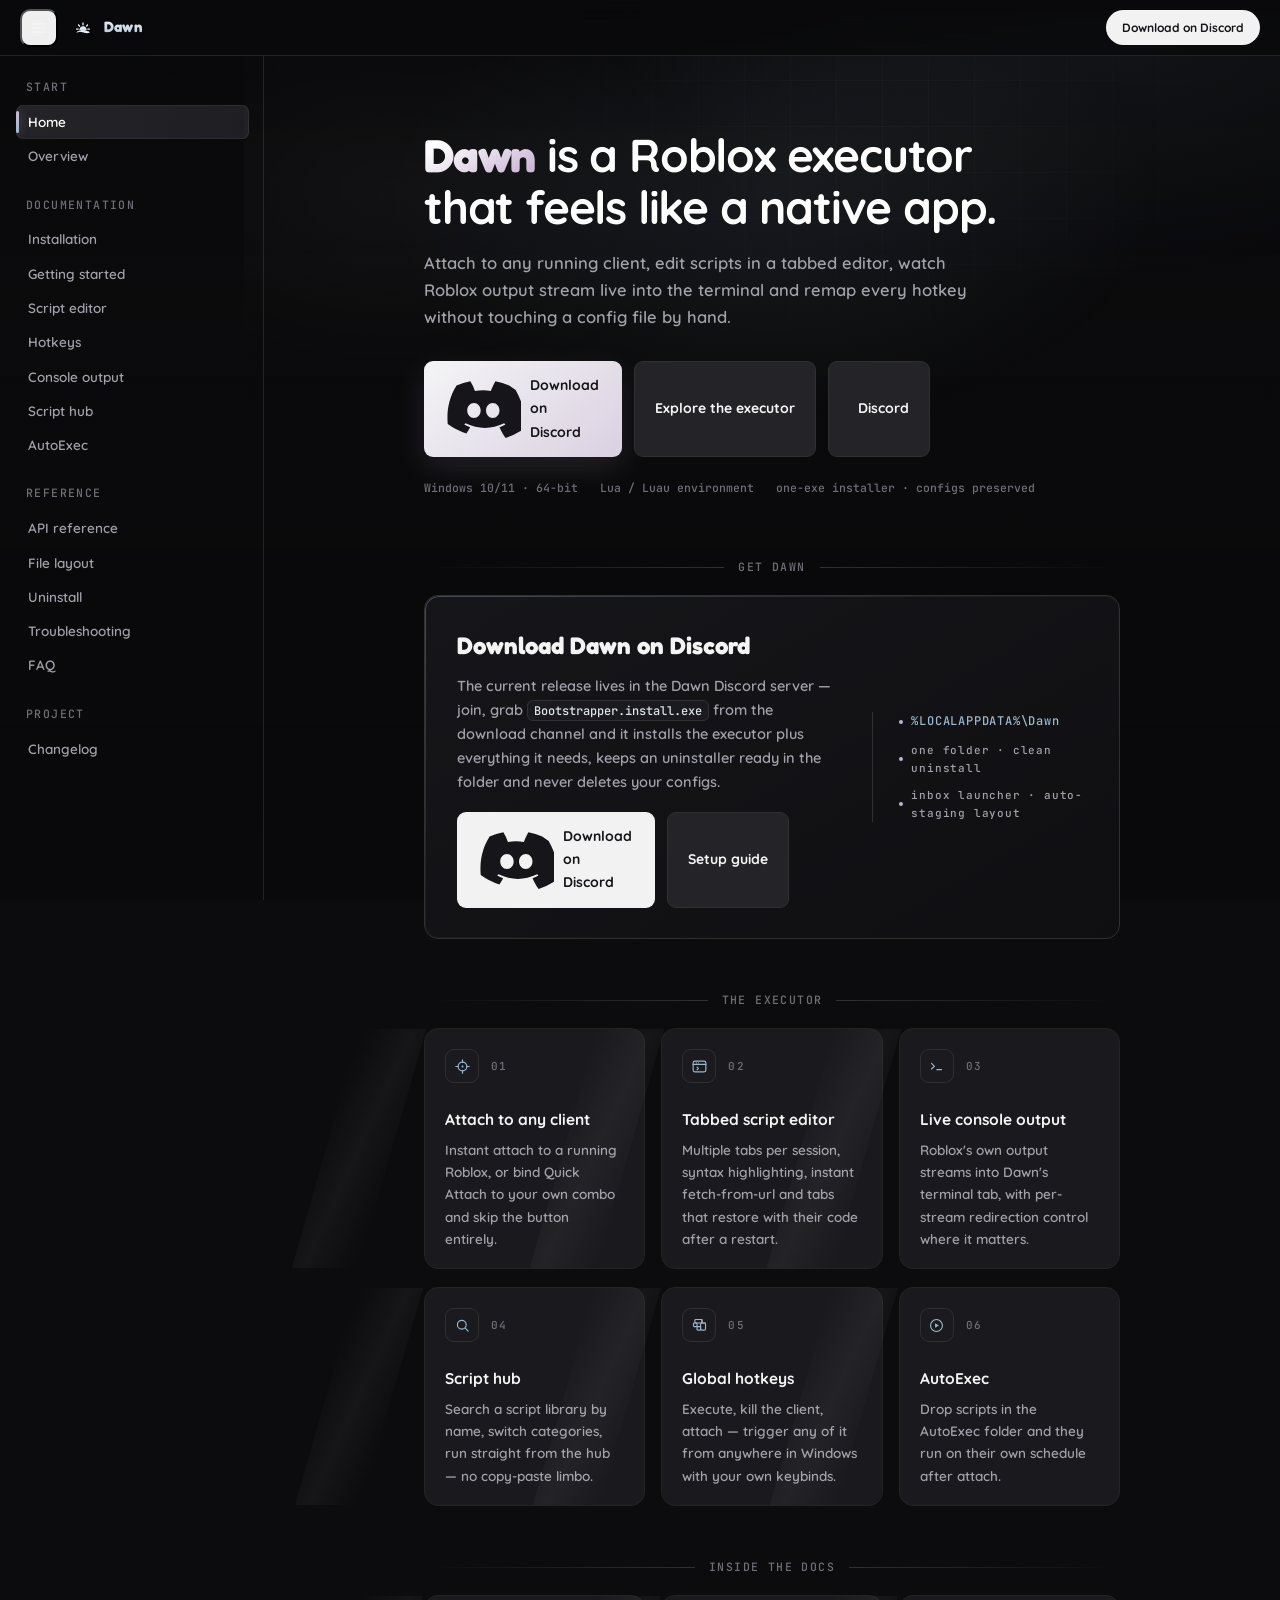
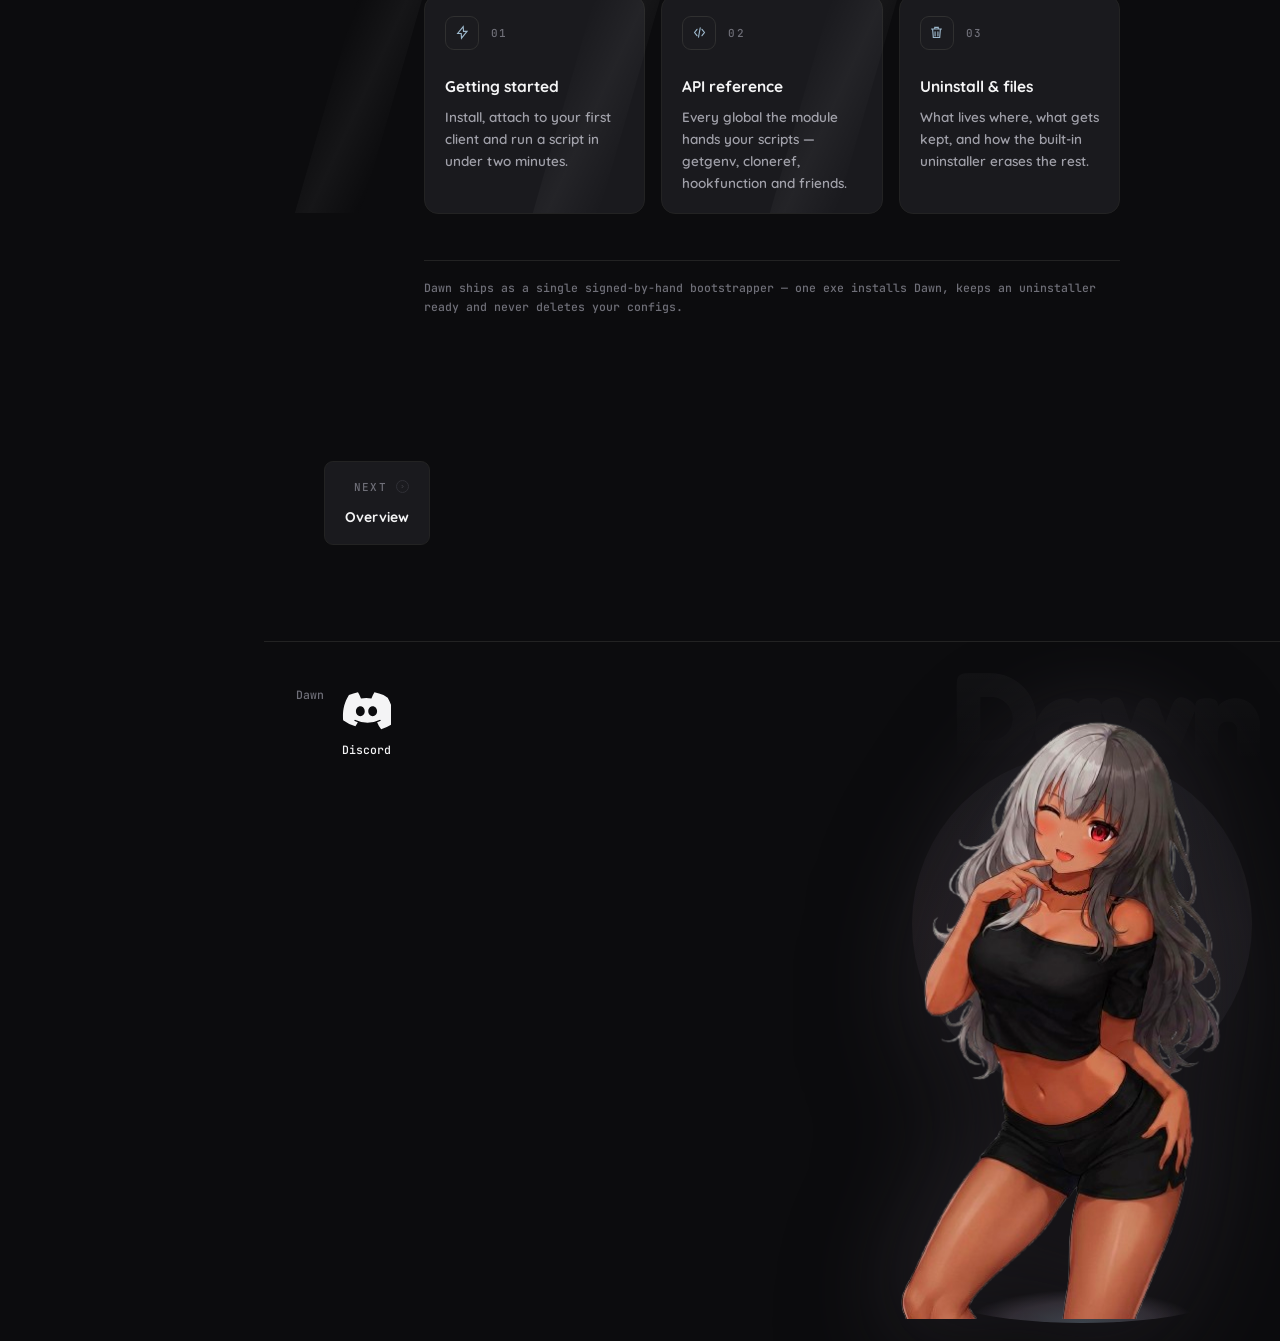
<file: Dawn-Website/index.html>
<!DOCTYPE html>
<html lang="en">
<head>
<meta charset="utf-8">
<meta name="viewport" content="width=device-width, initial-scale=1">
<title>Dawn — Roblox executor</title>
<meta name="description" content="Dawn is a Roblox executor for Windows — attach, execute, read Roblox output live in the terminal. In-depth docs, API reference and setup guides.">
<link rel="icon" href="assets/dawn-logo.png">
<link rel="stylesheet" href="styles.css">
</head>
<body>

<video id="rain" aria-hidden="true" autoplay loop muted playsinline src="assets/rain.mp4"></video>

<header class="topbar">
  <button class="sidebar-toggle" id="sidebar-toggle" aria-label="Menu">
    <svg class="hb" viewBox="0 0 24 24"><line class="l1" x1="4" y1="7" x2="20" y2="7"/><line class="l2" x1="4" y1="12" x2="20" y2="12"/><line class="l3" x1="4" y1="17" x2="20" y2="17"/></svg>
  </button>
  <a class="brand" href="#/">
    <img src="assets/dawn-logo.png" alt="">
    <span class="wordmark">Dawn</span>
  </a>
  <div class="spacer"></div>
  <a class="btn-primary topbar-cta" href="https://discord.gg/mSrVTkRJK4" target="_blank" rel="noopener">Download on Discord</a>
</header>

<div class="shell">

  <div class="sidebar-scrim" id="sidebar-scrim"></div>

  <nav class="sidebar">
    <div class="nav-group">
      <div class="nav-group-name">Start</div>
      <a class="nav-item" data-route="#/" href="#/">Home</a>
      <a class="nav-item" data-route="#/docs/overview" href="#/docs/overview">Overview</a>
    </div>
    <div class="nav-group">
      <div class="nav-group-name">Documentation</div>
      <a class="nav-item" data-route="#/docs/install" href="#/docs/install">Installation</a>
      <a class="nav-item" data-route="#/docs/getting-started" href="#/docs/getting-started">Getting started</a>
      <a class="nav-item" data-route="#/docs/editor" href="#/docs/editor">Script editor</a>
      <a class="nav-item" data-route="#/docs/hotkeys" href="#/docs/hotkeys">Hotkeys</a>
      <a class="nav-item" data-route="#/docs/console" href="#/docs/console">Console output</a>
      <a class="nav-item" data-route="#/docs/scripthub" href="#/docs/scripthub">Script hub</a>
      <a class="nav-item" data-route="#/docs/autoexec" href="#/docs/autoexec">AutoExec</a>
    </div>
    <div class="nav-group">
      <div class="nav-group-name">Reference</div>
      <a class="nav-item" data-route="#/docs/api" href="#/docs/api">API reference</a>
      <a class="nav-item" data-route="#/docs/files" href="#/docs/files">File layout</a>
      <a class="nav-item" data-route="#/docs/uninstall" href="#/docs/uninstall">Uninstall</a>
      <a class="nav-item" data-route="#/docs/troubleshooting" href="#/docs/troubleshooting">Troubleshooting</a>
      <a class="nav-item" data-route="#/docs/faq" href="#/docs/faq">FAQ</a>
    </div>
    <div class="nav-group">
      <div class="nav-group-name">Project</div>
      <a class="nav-item" data-route="#/changelog" href="#/changelog">Changelog</a>
    </div>
  </nav>

  <main id="page-body">

    <!-- ============ HOME ============ -->
    <section class="page" id="home">
      <div class="content">
        <div class="hero">
          <div class="gridlines" aria-hidden="true"></div>
          <h1><span class="word">Dawn</span> is a Roblox executor<br>that feels like a native app.</h1>
          <p class="sub">Attach to any running client, edit scripts in a tabbed editor, watch Roblox output stream live into the terminal and remap every hotkey without touching a config file by hand.</p>
          <div class="cta-row">
            <a class="btn-primary" href="https://discord.gg/mSrVTkRJK4" target="_blank" rel="noopener"><svg viewBox="0 0 24 24" fill="currentColor"><path d="M20.317 4.369A19.791 19.791 0 0015.885 3c-.545.946-1.073 2.094-1.47 3.077a18.9 18.9 0 00-5.114 0A16.1 16.1 0 007.831 3a19.739 19.739 0 00-4.44 1.371C.75 8.596.222 12.693.554 16.723a19.87 19.87 0 006 3.019 14.53 14.53 0 001.208-1.983 12.93 12.93 0 01-1.9-.9c.16-.119.316-.24.465-.364a14.18 14.18 0 0012.323 0c.151.128.307.249.466.364-.61.361-1.253.666-1.92.905.53 1.229 1.151 2.373 1.978 3.418a19.83 19.83 0 006.002-3.02c.398-4.68-.681-8.74-2.787-12.393zM8.984 14.785c-1.183 0-2.157-1.085-2.157-2.419s.955-2.419 2.157-2.419c1.21 0 2.176 1.096 2.157 2.419 0 1.334-.956 2.419-2.157 2.419zm6.041 0c-1.184 0-2.157-1.085-2.157-2.419s.955-2.419 2.157-2.419c1.21 0 2.176 1.096 2.157 2.419 0 1.334-.946 2.419-2.157 2.419z"/></svg>Download on Discord</a>
            <a class="btn-secondary" href="#/docs/overview">Explore the executor</a>
            <a class="btn-secondary" href="https://discord.gg/mSrVTkRJK4" target="_blank" rel="noopener"><svg viewBox="0 0 24 24" fill="currentColor"><path d="M20.317 4.369A19.791 19.791 0 0015.885 3c-.545.946-1.073 2.094-1.47 3.077a18.9 18.9 0 00-5.114 0A16.1 16.1 0 007.831 3a19.739 19.739 0 00-4.44 1.371C.75 8.596.222 12.693.554 16.723a19.87 19.87 0 006 3.019 14.53 14.53 0 001.208-1.983 12.93 12.93 0 01-1.9-.9c.16-.119.316-.24.465-.364a14.18 14.18 0 0012.323 0c.151.128.307.249.466.364-.61.361-1.253.666-1.92.905.53 1.229 1.151 2.373 1.978 3.418a19.83 19.83 0 006.002-3.02c.398-4.68-.681-8.74-2.787-12.393zM8.984 14.785c-1.183 0-2.157-1.085-2.157-2.419s.955-2.419 2.157-2.419c1.21 0 2.176 1.096 2.157 2.419 0 1.334-.956 2.419-2.157 2.419zm6.041 0c-1.184 0-2.157-1.085-2.157-2.419s.955-2.419 2.157-2.419c1.21 0 2.176 1.096 2.157 2.419 0 1.334-.946 2.419-2.157 2.419z"/></svg> Discord</a>
          </div>
          <div class="meta-row"><span>Windows 10/11 · 64-bit</span><span>Lua / Luau environment</span><span>one-exe installer · configs preserved</span></div>
        </div>

        <div class="home-divider">Get Dawn</div>
        <div class="dl-panel">
          <div class="dl-glow" aria-hidden="true"></div>
          <div class="dl-copy">
            <h3>Download Dawn on Discord</h3>
            <p>The current release lives in the Dawn Discord server — join, grab <code>Bootstrapper.install.exe</code> from the download channel and it installs the executor plus everything it needs, keeps an uninstaller ready in the folder and never deletes your configs.</p>
            <div class="dl-row">
              <a class="btn-primary" href="https://discord.gg/mSrVTkRJK4" target="_blank" rel="noopener"><svg viewBox="0 0 24 24" fill="currentColor"><path d="M20.317 4.369A19.791 19.791 0 0015.885 3c-.545.946-1.073 2.094-1.47 3.077a18.9 18.9 0 00-5.114 0A16.1 16.1 0 007.831 3a19.739 19.739 0 00-4.44 1.371C.75 8.596.222 12.693.554 16.723a19.87 19.87 0 006 3.019 14.53 14.53 0 001.208-1.983 12.93 12.93 0 01-1.9-.9c.16-.119.316-.24.465-.364a14.18 14.18 0 0012.323 0c.151.128.307.249.466.364-.61.361-1.253.666-1.92.905.53 1.229 1.151 2.373 1.978 3.418a19.83 19.83 0 006.002-3.02c.398-4.68-.681-8.74-2.787-12.393zM8.984 14.785c-1.183 0-2.157-1.085-2.157-2.419s.955-2.419 2.157-2.419c1.21 0 2.176 1.096 2.157 2.419 0 1.334-.956 2.419-2.157 2.419zm6.041 0c-1.184 0-2.157-1.085-2.157-2.419s.955-2.419 2.157-2.419c1.21 0 2.176 1.096 2.157 2.419 0 1.334-.946 2.419-2.157 2.419z"/></svg>Download on Discord</a>
              <a class="btn-secondary" href="#/docs/getting-started">Setup guide</a>
            </div>
          </div>
          <div class="dl-side">
            <span>%LOCALAPPDATA%\Dawn</span>
            <span>one folder · clean uninstall</span>
            <span>inbox launcher · auto-staging layout</span>
          </div>
        </div>

        <div class="home-divider">The executor</div>
        <div class="grid-3">
          <div class="home-feature"><span class="fold"><span class="k"><svg viewBox="0 0 24 24" fill="none" stroke="currentColor" stroke-width="1.6" stroke-linecap="round"><circle cx="12" cy="12" r="6.2"/><path d="M12 2.6v3.2M12 18.2v3.2M2.6 12h3.2M18.2 12h3.2"/><circle cx="12" cy="12" r="1.4" fill="currentColor" stroke="none"/></svg></span><span class="n">01</span></span><h3>Attach to any client</h3><p>Instant attach to a running Roblox, or bind Quick Attach to your own combo and skip the button entirely.</p></div>
          <div class="home-feature"><span class="fold"><span class="k"><svg viewBox="0 0 24 24" fill="none" stroke="currentColor" stroke-width="1.6" stroke-linecap="round"><rect x="3" y="4.5" width="18" height="15" rx="2.5"/><path d="M3 9h18M7.5 6.8h.01M10.5 6.8h.01"/><path d="M8.5 12.8l2 2-2 2"/></svg></span><span class="n">02</span></span><h3>Tabbed script editor</h3><p>Multiple tabs per session, syntax highlighting, instant fetch-from-url and tabs that restore with their code after a restart.</p></div>
          <div class="home-feature"><span class="fold"><span class="k"><svg viewBox="0 0 24 24" fill="none" stroke="currentColor" stroke-width="1.6" stroke-linecap="round"><path d="M5 7.5l4 4-4 4"/><path d="M12.5 16.5H19"/></svg></span><span class="n">03</span></span><h3>Live console output</h3><p>Roblox's own output streams into Dawn's terminal tab, with per-stream redirection control where it matters.</p></div>
        </div>
        <div class="grid-3">
          <div class="home-feature"><span class="fold"><span class="k"><svg viewBox="0 0 24 24" fill="none" stroke="currentColor" stroke-width="1.6" stroke-linecap="round"><circle cx="11" cy="11" r="6.2"/><path d="M15.8 15.8L20 20"/></svg></span><span class="n">04</span></span><h3>Script hub</h3><p>Search a script library by name, switch categories, run straight from the hub — no copy-paste limbo.</p></div>
          <div class="home-feature"><span class="fold"><span class="k"><svg viewBox="0 0 24 24" fill="none" stroke="currentColor" stroke-width="1.6" stroke-linecap="round"><path d="M15.5 3.5v5h5"/><rect x="5.5" y="3.5" width="10" height="5" rx="1.2"/><rect x="3.5" y="8.5" width="5" height="5" rx="1.2"/><rect x="8.5" y="13.5" width="5" height="5" rx="1.2"/><rect x="13.5" y="8.5" width="7" height="10" rx="1.6"/></svg></span><span class="n">05</span></span><h3>Global hotkeys</h3><p>Execute, kill the client, attach — trigger any of it from anywhere in Windows with your own keybinds.</p></div>
          <div class="home-feature"><span class="fold"><span class="k"><svg viewBox="0 0 24 24" fill="none" stroke="currentColor" stroke-width="1.6" stroke-linecap="round"><circle cx="12" cy="12" r="8.4"/><path d="M10 8.8l5.4 3.2-5.4 3.2z" fill="currentColor" stroke="none"/></svg></span><span class="n">06</span></span><h3>AutoExec</h3><p>Drop scripts in the AutoExec folder and they run on their own schedule after attach.</p></div>
        </div>

        <div class="home-divider">Inside the docs</div>
        <div class="grid-3">
          <a class="home-feature" href="#/docs/getting-started"><span class="fold"><span class="k"><svg viewBox="0 0 24 24" fill="none" stroke="currentColor" stroke-width="1.6" stroke-linecap="round"><path d="M13 3.8L5.2 13.4h5L10.6 20l7.8-9.6h-5z"/></svg></span><span class="n">01</span></span><h3>Getting started</h3><p>Install, attach to your first client and run a script in under two minutes.</p></a>
          <a class="home-feature" href="#/docs/api"><span class="fold"><span class="k"><svg viewBox="0 0 24 24" fill="none" stroke="currentColor" stroke-width="1.6" stroke-linecap="round"><path d="M8.5 7.5L5 12l3.5 4.5M15.5 7.5L19 12l-3.5 4.5M13 5.5l-2.4 13"/></svg></span><span class="n">02</span></span><h3>API reference</h3><p>Every global the module hands your scripts — getgenv, cloneref, hookfunction and friends.</p></a>
          <a class="home-feature" href="#/docs/uninstall"><span class="fold"><span class="k"><svg viewBox="0 0 24 24" fill="none" stroke="currentColor" stroke-width="1.6" stroke-linecap="round"><path d="M5 7h14M10 11v6M14 11v6M6.5 7l1 12h9l1-12M9.5 7V4.8h5V7"/></svg></span><span class="n">03</span></span><h3>Uninstall &amp; files</h3><p>What lives where, what gets kept, and how the built-in uninstaller erases the rest.</p></a>
        </div>

        <div class="platform-note">
          Dawn ships as a single signed-by-hand bootstrapper — one exe installs Dawn, keeps an uninstaller ready and never deletes your configs.
        </div>
      </div>
    </section>

    <!-- ============ OVERVIEW ============ -->
    <section class="page" id="docs/overview">
      <div class="body-cols">
        <article class="content">
          <div class="crumbs">DAWN / <b>OVERVIEW</b></div>
          <h1 class="doc-title">Overview</h1>
          <p class="doc-lead">What Dawn is, where it runs and how its version numbers line up.</p>

          <h2 id="what">What Dawn is</h2>
          <p>Dawn is a script executor for Roblox on Windows. The desktop app (the <code>Dawn</code> window) is the control surface: attach, editor, script hub, terminal, settings. The actual execution environment loads inside the Roblox client through a module that the bundled injector places on attach.</p>
          <p>The pair talks over a local bridge: the editor sends code, the client runs it, and Roblox output flows back into the terminal tab.</p>

          <h2 id="versions">Version identifiers</h2>
          <div class="table-wrap"><table>
            <thead><tr><th>Identifier</th><th>Value</th><th>Meaning</th></tr></thead>
            <tbody>
              <tr><td><strong>Windows status</strong></td><td><code>working</code></td><td>Whether the current executor is verified against the current Roblox version. Shown live on the Home tab.</td></tr>
              <tr><td><strong>Roblox version</strong></td><td>live</td><td>Ideal Roblox support window vs. your currently installed client; Dawn warns when the client drifts.</td></tr>
            </tbody>
          </table></div>
          <p>After a Roblox update, check the Home tab first — Dawn reports the exact mismatch instead of failing silently mid-attach.</p>

          <h2 id="platform">Platform requirements</h2>
          <ul>
            <li>Windows 10 or 11, 64-bit (Windows 11 is the test target).</li>
            <li>.NET Framework 4.8 runtime — ships with all current Windows installs.</li>
            <li>Any Roblox client version inside the current support window.</li>
          </ul>

          <div class="callout"><span class="co-tag">note</span>
            <span>Install size is small and the whole thing lives in one folder — <code>%LOCALAPPDATA%\Dawn</code> by default. Nothing writes outside that folder except shortcuts and the uninstall registry entry.</span>
          </div>
        </article>
        <aside class="content-toc" id="toc-host"><div class="toc-name">On this page</div><div id="toc"></div></aside>
      </div>
    </section>

    <!-- ============ INSTALL ============ -->
    <section class="page" id="docs/install">
      <div class="body-cols">
        <article class="content">
          <div class="crumbs">DAWN / <b>INSTALLATION</b></div>
          <h1 class="doc-title">Installation</h1>
          <p class="doc-lead">One exe does the whole job: install, repair, uninstall — no dependencies to gather first.</p>

          <h2 id="get">Get the bootstrapper</h2>
          <p>Grab the current release's <code>Bootstrapper.install.exe</code> (about 11&nbsp;MB) from the Dawn Discord server — it's the only file you need, everything else is packed inside it.</p>
          <div class="dl-inline">
            <a class="btn-primary" href="https://discord.gg/mSrVTkRJK4" target="_blank" rel="noopener"><svg viewBox="0 0 24 24" fill="currentColor"><path d="M20.317 4.369A19.791 19.791 0 0015.885 3c-.545.946-1.073 2.094-1.47 3.077a18.9 18.9 0 00-5.114 0A16.1 16.1 0 007.831 3a19.739 19.739 0 00-4.44 1.371C.75 8.596.222 12.693.554 16.723a19.87 19.87 0 006 3.019 14.53 14.53 0 001.208-1.983 12.93 12.93 0 01-1.9-.9c.16-.119.316-.24.465-.364a14.18 14.18 0 0012.323 0c.151.128.307.249.466.364-.61.361-1.253.666-1.92.905.53 1.229 1.151 2.373 1.978 3.418a19.83 19.83 0 006.002-3.02c.398-4.68-.681-8.74-2.787-12.393zM8.984 14.785c-1.183 0-2.157-1.085-2.157-2.419s.955-2.419 2.157-2.419c1.21 0 2.176 1.096 2.157 2.419 0 1.334-.956 2.419-2.157 2.419zm6.041 0c-1.184 0-2.157-1.085-2.157-2.419s.955-2.419 2.157-2.419c1.21 0 2.176 1.096 2.157 2.419 0 1.334-.946 2.419-2.157 2.419z"/></svg>Download on Discord</a>
            <span class="dl-inline-meta"><code>Bootstrapper.install.exe</code> · installer + executor + module, one file</span>
          </div>
          <div class="callout warn"><span class="co-tag">notice</span>
            <span>Windows SmartScreen may ask about the exe on first run because it isn't signed with a store certificate. Choose <strong>More info → Run anyway</strong>.</span>
          </div>

          <h2 id="checksum">Verify the download (SHA-256)</h2>
          <div class="verify-drop" id="verify-drop">
            <div class="drop-head">Drop <code>Bootstrapper.install.exe</code> here</div>
            <div class="drop-sub">or <label class="drop-link" for="verify-picker">choose the file</label> — the hash is computed locally in your browser and checked against the current release automatically.</div>
            <input type="file" id="verify-picker" accept=".exe" hidden>
            <div class="verify-result" id="verify-result" data-state="idle" aria-live="polite"></div>
          </div>
          <p class="verify-manual">Prefer the terminal? No extra software needed, Windows has the tools built in:</p>
          <div class="code-block"><div class="code-head">powershell<button class="copy-btn" type="button">copy</button></div>
            <pre>Get-FileHash "C:\path\to\Bootstrapper.install.exe" -Algorithm SHA256</pre></div>
          <div class="code-block"><div class="code-head">cmd<button class="copy-btn" type="button">copy</button></div>
            <pre>certutil -hashfile "C:\path\to\Bootstrapper.install.exe" SHA256</pre></div>
          <p>Either command prints the SHA-256 digest. Compare it against the current release:</p>
          <div class="code-block"><div class="code-head">current release · sha-256<button class="copy-btn" type="button">copy</button></div>
            <pre>d58fcc6a93701a390934dff63671d3bdf1ed4fd3d0a178adabacbb9f28d824ed</pre></div>
          <div class="callout"><span class="co-tag">note</span>
            <span>Replace <code>C:\path\to\Bootstrapper.install.exe</code> with the actual path to your download. A mismatch means the file changed in transit — grab it again from the Discord server.</span>
          </div>

          <h2 id="wizard">The install flow</h2>
          <ol>
            <li>Run <code>Bootstrapper.install.exe</code>. Dawn's own installer window opens — no separate wizard theme.</li>
            <li><strong>Install to</strong> shows the default folder, <code>%LOCALAPPDATA%\Dawn</code>. Use <strong>Browse</strong> to pick another spot and the button flips between <strong>Install</strong> and <strong>Repair</strong> based on what's already in the target folder.</li>
            <li>Tick what you want up front:
              <ul>
                <li><strong>Defender exclusions</strong> — adds the install folder as an antivirus exclusion through one UAC prompt. Recommended: it stops the module from being scanned or quarantined after install. Declining the prompt simply skips exclusions.</li>
                <li><strong>Desktop shortcut</strong> — <code>Dawn.lnk</code> plus an <code>Uninstall Dawn.lnk</code>.</li>
                <li><strong>Launch when done</strong> — opens Dawn immediately.</li>
              </ul>
            </li>
            <li>Install extracts the payload, places an <code>Uninstall Dawn.exe</code> inside the folder and registers Dawn in <strong>Settings → Apps → Installed apps</strong> so it uninstalls like any store-less app.</li>
          </ol>
          <p>Over an existing install the same exe performs a <strong>repair</strong>: files refresh in place, running Dawn blocks it politely (close Dawn first — nothing is force-killed).</p>

          <h2 id="silent">Silent installs</h2>
          <p>The bootstrapper takes flags for scripting and automation; silent installs touch nothing outside the folder unless asked:</p>
          <div class="code-block"><div class="code-head">cmd / powershell<button class="copy-btn" type="button">copy</button></div>
<pre>Bootstrapper.install.exe --verify "C:\path\to\test-dir"   &amp;:: unpack + status lines, zero side effects
Bootstrapper.install.exe --install "C:\My\Dawn"           &amp;:: install, nothing extra
Bootstrapper.install.exe --install "C:\My\Dawn" --shortcuts --auto-launch --defender
Bootstrapper.install.exe --launch "C:\My\Dawn"            &amp;:: start Dawn.exe from a path
Bootstrapper.install.exe --uninstall "C:\My\Dawn"         &amp;:: silent payload removal</pre></div>

          <h2 id="first-run">First launch</h2>
          <p>Dawn opens on the <strong>Home</strong> tab: executor version, API version, Roblox support and Windows status — all live. If a key panel appears on first run, that flow lives there too.</p>
          <p>Head to <a href="#/docs/getting-started">Getting started</a> from here.</p>
        </article>
        <aside class="content-toc" id="toc-host"><div class="toc-name">On this page</div><div id="toc"></div></aside>
      </div>
    </section>

    <!-- ============ GETTING STARTED ============ -->
    <section class="page" id="docs/getting-started">
      <div class="body-cols">
        <article class="content">
          <div class="crumbs">DAWN / <b>GETTING STARTED</b></div>
          <h1 class="doc-title">Getting started</h1>
          <p class="doc-lead">Open Dawn, open Roblox, execute your first script — three moves.</p>

          <h2 id="attach">Attach</h2>
          <p>Start Roblox first, then Dawn (order doesn't matter for the client, but attach needs an <em>alive</em> Roblox). On the Home tab, use <strong>Attach</strong>.</p>
          <ul>
            <li>The client list reads the running Roblox processes — pick or auto-select when there's only one.</li>
            <li>If you bound <a href="#/docs/hotkeys">Quick Attach</a>, <span class="kbd">attach</span> works from anywhere — no window focus needed.</li>
            <li>Attach is <strong>per client, one at a time</strong>: one Dawn module per Roblox instance.</li>
          </ul>
          <div class="callout"><span class="co-tag">note</span>
            <span>Attach grabs the <em>first</em> Roblox it finds. Second windows opened after attach aren't picked up automatically — attach while exactly one client is running if you need precision.</span>
          </div>

          <h2 id="first-script">Your first script</h2>
          <p>Open the editor, drop one line in and execute:</p>
          <div class="code-block"><div class="code-head">luau<button class="copy-btn" type="button">copy</button></div>
<pre>-<span class="code-comment">- verify the environment is alive where you expect it</span>
<span class="code-func">identifyexecutor</span>()

<span class="code-comment">-<sub>-</sub> classic</span>
<span class="code-func">print</span>(<span class="code-string">"hello from Dawn"</span>)</pre></div>
          <p>Execute with <span class="kbd">Ctrl + Enter</span> in the editor, the <strong>Execute</strong> button, or your global <a href="#/docs/hotkeys">Execute hotkey</a>. Roblox's responses and prints land in the terminal tab, streamed live.</p>

          <h2 id="workspace">Where scripts live</h2>
          <p>Dawn reads three folders under its install root:</p>
          <div class="table-wrap"><table>
            <thead><tr><th>Folder</th><th>Role</th></tr></thead>
            <tbody>
              <tr><td class="path-cell">Scripts\</td><td>Your script library — browse and run them through the UI.</td></tr>
              <tr><td class="path-cell">AutoExec\</td><td>Drop scripts here that should run without you opening a tab every session. See <a href="#/docs/autoexec">AutoExec</a>.</td></tr>
              <tr><td class="path-cell">Workspace\</td><td>Working files and folders the editor trusts blindly.</td></tr>
            </tbody>
          </table></div>

          <h2 id="next">Next steps</h2>
          <ul>
            <li>Remap execution to your own combo — <a href="#/docs/hotkeys">Hotkeys</a></li>
            <li>Watch Roblox output without moving windows — <a href="#/docs/console">Console output</a></li>
            <li>Grab ready scripts by search — <a href="#/docs/scripthub">Script hub</a></li>
            <li>Load functions down in the client — <a href="#/docs/api">API reference</a></li>
          </ul>
        </article>
        <aside class="content-toc" id="toc-host"><div class="toc-name">On this page</div><div id="toc"></div></aside>
      </div>
    </section>

    <!-- ============ EDITOR ============ -->
    <section class="page" id="docs/editor">
      <div class="body-cols">
        <article class="content">
          <div class="crumbs">DAWN / <b>SCRIPT EDITOR</b></div>
          <h1 class="doc-title">Script editor</h1>
          <p class="doc-lead">Tabs, restoration and the moves that get code into the client.</p>

          <h2 id="tabs">Tabs</h2>
          <p>The editor works tab-first. Open as many tabs as you need, rename in place, close independently. Tabs survive the app closing: after a restart they come back <strong>with their code</strong>, so losing a slowly-built script to a reboot isn't a thing.</p>

          <h2 id="execute">Executing</h2>
          <ul>
            <li><span class="kbd">Ctrl + Enter</span> — execute the focused tab. This is also Dawn's default global <a href="#/docs/hotkeys">Execute hotkey</a>, so it triggers with the same combo even when the window isn't focused — a master toggle in Settings → Hotkeys turns that off.</li>
            <li>The <strong>Execute</strong> button — runs the active tab.</li>
          </ul>

          <h2 id="save">Saving</h2>
          <p><span class="kbd">Ctrl + S</span> saves the current tab to disk. Editor behaviour — autosave intervals and how the editor handles untitled buffers — sits in <strong>Settings → Editor</strong>; file browse behaviour (how folders and file open/save dialogs behave) lives under <strong>Settings → Explorer</strong>.</p>

          <h2 id="url">Fetch a script from URL</h2>
          <p>Paste a raw script URL into the browse bar and Dawn pulls the body straight into a tab. Great for hosted gists and raw files — no clipboard trip.</p>

          <h2 id="github">GitHub backup</h2>
          <p>The editor also carries GitHub integration: point it at a repo with your token and push your scripts up, browse repos and restore files from them. Token entry lives inside the editor's GitHub panel — it stays local to your machine.</p>

          <h2 id="folders">Folders Dawn trusts</h2>
          <p>All file operations are rooted in the <a href="#/docs/files">install folder layout</a>: <code>Scripts\</code>, <code>AutoExec\</code>, <code>Workspace\</code>. Organize those three freely — the explorer shows what's on disk in real time.</p>

          <div class="callout"><span class="co-tag">tip</span>
            <span>Keep heavy loops out of tabs you execute from hotkeys. A runaway <code>while true</code> executes exactly where it was fired from — the <a href="#/docs/hotkeys">Kill Roblox hotkey</a> is there for those exact moments.</span>
          </div>
        </article>
        <aside class="content-toc" id="toc-host"><div class="toc-name">On this page</div><div id="toc"></div></aside>
      </div>
    </section>

    <!-- ============ HOTKEYS ============ -->
    <section class="page" id="docs/hotkeys">
      <div class="body-cols">
        <article class="content">
          <div class="crumbs">DAWN / <b>HOTKEYS</b></div>
          <h1 class="doc-title">Hotkeys</h1>
          <p class="doc-lead">Everything triggerable in Dawn has a remappable combo under Settings → Hotkeys.</p>

          <h2 id="master">The master switch</h2>
          <p><strong>Enabled Hotkeys</strong> gates the whole system. Off means: no global triggers fire anywhere, editor-local shortcuts still work.</p>

          <h2 id="list">The three commands</h2>
          <div class="table-wrap"><table>
            <thead><tr><th>Command</th><th>Default</th><th>What it does</th></tr></thead>
            <tbody>
              <tr><td><strong>Execute Script</strong></td><td><span class="kbd">Ctrl + Enter</span></td><td>Runs the focused script — works globally, from any app.</td></tr>
              <tr><td><strong>Kill Roblox</strong></td><td>your choice</td><td>Closes the attached Roblox instantly. The panic button.</td></tr>
              <tr><td><strong>Quick Attach</strong></td><td>your choice</td><td>Run-time attach with zero clicks — bind and dump them before you can say attach.</td></tr>
            </tbody>
          </table></div>

          <h2 id="remap">Remapping</h2>
          <ol>
            <li>Open <strong>Settings → Hotkeys</strong>.</li>
            <li>Click the combo field you want to change and press the new combination — the field records what you press.</li>
            <li>The binding is live immediately; settings persist between sessions.</li>
          </ol>
          <p>Dawn deliberately divides hotkeys by behaviour rather than typing "<code>Ctrl</code> is always X": an unattached window shares execution across tabs and never fights with Roblox overlays.</p>

          <div class="callout warn"><span class="co-tag">heads up</span>
            <span>While <strong>Enabled Hotkeys</strong> is on, the Kill Roblox combo works system-wide — think before choosing a combo you tap by accident.</span>
          </div>
        </article>
        <aside class="content-toc" id="toc-host"><div class="toc-name">On this page</div><div id="toc"></div></aside>
      </div>
    </section>

    <!-- ============ CONSOLE ============ -->
    <section class="page" id="docs/console">
      <div class="body-cols">
        <article class="content">
          <div class="crumbs">DAWN / <b>CONSOLE OUTPUT</b></div>
          <h1 class="doc-title">Console output</h1>
          <p class="doc-lead">Roblox's own print, warn and error output — surfaced inside Dawn, live.</p>

          <h2 id="terminal">The terminal tab</h2>
          <p>When Dawn is attached, everything the client prints lands in Dawn's <strong>Terminal</strong> tab stream-fresh. Errors from a failed <code>Ctrl + Enter</code> show up here in-copy, which makes "why did this not run" a five-second read instead of a blind retry loop.</p>

          <h2 id="redirection">Console redirection</h2>
          <p><strong>Console redirection</strong> routes Roblox's output streams into Dawn with per-stream control — you choose when it belongs in the terminal and when Roblox keeps its normal console. The toggle and its per-stream entries live in <strong>Settings</strong>.</p>
          <ul>
            <li>Useful for heavier sessions where stdout would flood the terminal.</li>
            <li>Turning redirection off never stops Dawn from showing her own result progress — it purely controls client stream capture.</li>
          </ul>

          <h2 id="debuglog">dawn_debug.log</h2>
          <p>App-side diagnostics land in <code>dawn_debug.log</code> inside the install folder. Attach trouble, config oddities, stream failures — if the terminal looks too quiet, the log has the app-side truth. It stays in place from run to run; the <a href="#/docs/uninstall">uninstaller</a> clears it with the payload.</p>
        </article>
        <aside class="content-toc" id="toc-host"><div class="toc-name">On this page</div><div id="toc"></div></aside>
      </div>
    </section>

    <!-- ============ SCRIPT HUB ============ -->
    <section class="page" id="docs/scripthub">
      <div class="body-cols">
        <article class="content">
          <div class="crumbs">DAWN / <b>SCRIPT HUB</b></div>
          <h1 class="doc-title">Script hub</h1>
          <p class="doc-lead">Browse, search and run library scripts without touching a file dialog.</p>

          <h2 id="search">Search</h2>
          <p>The hub's search input filters the library by name as you type — press <span class="kbd">Enter</span> to run the search and see the results grid. From there it's open-in-editor or run-in-place.</p>

          <h2 id="categories">Categories</h2>
          <p>Scripts sort by category so the pile stays navigable — pick a category, browse normally, search inside it. Running a script loads it into the current client like anything executed from the editor, so the same <a href="#/docs/console">terminal output</a> shows the results.</p>

          <div class="callout"><span class="co-tag">note</span>
            <span>Library scripts are third-party content: read what a script does before you run it. Dawn runs it into the attached client exactly as the author wrote it.</span>
          </div>
        </article>
        <aside class="content-toc" id="toc-host"><div class="toc-name">On this page</div><div id="toc"></div></aside>
      </div>
    </section>

    <!-- ============ AUTOEXEC ============ -->
    <section class="page" id="docs/autoexec">
      <div class="body-cols">
        <article class="content">
          <div class="crumbs">DAWN / <b>AUTOEXEC</b></div>
          <h1 class="doc-title">AutoExec</h1>
          <p class="doc-lead">Scripts that load themselves after attach — configuration as code, no clicks.</p>

          <h2 id="how">How it works</h2>
          <p>Any <code>.lua</code> / <code>.luau</code> file you drop into the <code>AutoExec\</code> folder of the install root gets queued per attach. The intended routine:</p>
          <ol>
            <li>Attach to a Roblox client.</li>
            <li>Dawn walks <code>AutoExec\</code> and runs each script on its own, in name order.</li>
            <li>Output shows up in the <a href="#/docs/console">terminal</a> like any other execution.</li>
          </ol>

          <h2 id="uses">What people use it for</h2>
          <ul>
            <li>Environment guards that bring <code>getgenv()</code> configuration tables back each session.</li>
            <li>Per-game or per-account configuration that resets on every login otherwise.</li>
            <li>Tiny wrappers that make library scripts one save away from running.</li>
          </ul>

          <div class="code-block"><div class="code-head">AutoExec\my-config.luau<button class="copy-btn" type="button">copy</button></div>
<pre><span class="code-comment">-- written by you, loaded by Dawn on attach</span>
<span class="code-keyword">local</span> cfg = <span class="code-func">getgenv</span>()
cfg.selected = <span class="code-string">"primary"</span>
cfg.verbose  = <span class="code-number">true</span>
<span class="code-func">print</span>(<span class="code-string">"[autoexec] config loaded"</span>)</pre></div>

          <div class="callout warn"><span class="co-tag">heads up</span>
            <span>AutoExec runs whatever is in the folder — treat it like shell startup scripts. Only keep files you wrote or reviewed.</span>
          </div>
        </article>
        <aside class="content-toc" id="toc-host"><div class="toc-name">On this page</div><div id="toc"></div></aside>
      </div>
    </section>

    <!-- ============ API ============ -->
    <section class="page" id="docs/api">
      <div class="body-cols">
        <article class="content">
          <div class="crumbs">DAWN / <b>API REFERENCE</b></div>
          <h1 class="doc-title">API reference</h1>
          <p class="doc-lead">The function surface the Dawn module loads into the Roblox client, as executed by <code>identifyexecutor()</code>.</p>

          <p>Everything below lives in the <em>client's</em> Lua environment after attach — the same globals scripts use. Dawn's own app behaviour (hotkeys, file dialogs, settings) is not part of this API.</p>

          <h2 id="env">getgenv</h2>
          <p><code>getgenv() → table</code> — the shared environment table. Value written here is visible to every script that runs after it, across tabs and across <a href="#/docs/autoexec">AutoExec</a>. Use it for cross-script configuration instead of touching Roblox globals.</p>
          <div class="code-block"><div class="code-head">luau<button class="copy-btn" type="button">copy</button></div>
<pre><span class="code-keyword">local</span> env = <span class="code-func">getgenv</span>()
env.theme    = <span class="code-string">"midnight"</span>
env.retries  = <span class="code-number">3</span>
<span class="code-func">print</span>(<span class="code-func">getgenv</span>().retries)   <span class="code-comment">--&gt; 3, everywhere</span></pre></div>

          <h2 id="getreg">getreg</h2>
          <p><code>getreg() → table</code> — the Lua registry, the hidden table behind values the engine keeps to itself. Reach in deliberately; it's an advanced surface and a bad write there takes the whole client with it.</p>

          <h2 id="registry">debug.getregistry</h2>
          <p><code>debug.getregistry() → table</code> — the same registry under the <code>debug</code> namespace, when a script already calls for it there. One registry, two spellings.</p>

          <h2 id="cloneref">cloneref / clonereference</h2>
          <p><code>cloneref(instance) → instance</code> — hands out a duplicate reference to an <code>Instance</code> that scripts can keep in their own scope. The alias <code>clonereference()</code> does the same thing; both exist because the community uses both spellings.</p>
          <div class="code-block"><div class="code-head">luau<button class="copy-btn" type="button">copy</button></div>
<pre><span class="code-keyword">local</span> hl = <span class="code-func">cloneref</span>(game:GetService(<span class="code-string">"CoreGui"</span>))
<span class="code-comment">-- hl behaves like CoreGui but is your reference</span></pre></div>

          <h2 id="hookfunction">hookfunction</h2>
          <p><code>hookfunction(old, new) → function</code> — swaps a callable's implementation. Returns the original so you can restore it. If a script now passes values through a function you can grab, you can shim it:</p>
          <div class="code-block"><div class="code-head">luau<button class="copy-btn" type="button">copy</button></div>
<pre><span class="code-keyword">local</span> old
old = <span class="code-func">hookfunction</span>(someFn, <span class="code-keyword">function</span>(a, b)
    <span class="code-func">print</span>(<span class="code-string">"hooked:"</span>, a, b)
    <span class="code-keyword">return</span> old(a, b)              <span class="code-comment">-- call through to the original</span>
<span class="code-keyword">end</span>)</pre></div>
          <div class="callout"><span class="co-tag">note</span>
            <span>The hook must match callable shapes it can genuinely displace — mismatched input gets reported by the error text (<code>hookfunction: incompatible closu…</code>) instead of silently no-op'ing.</span>
          </div>

          <h2 id="firesignal">firesignal</h2>
          <p><code>firesignal(signal [, ...])</code> — fires a signal manually, as if the event dispatching stayed on. Takes the signal's connected callbacks with given arguments.</p>
          <div class="code-block"><div class="code-head">luau<button class="copy-btn" type="button">copy</button></div>
<pre><span class="code-func">firesignal</span>(someRemote.OnClientEvent, <span class="code-string">"payload"</span>)</pre></div>

          <h2 id="identifyexecutor">identifyexecutor</h2>
          <p><code>identifyexecutor() → string</code> — the executor's own name badge; scripts that check the runtime read it first:</p>
          <div class="code-block"><div class="code-head">luau<button class="copy-btn" type="button">copy</button></div>
<pre><span class="code-keyword">if</span> <span class="code-func">identifyexecutor</span>() == <span class="code-string">"Dawn"</span> <span class="code-keyword">then</span>
    <span class="code-comment">-- Dawn-specific behaviour can go here</span>
<span class="code-keyword">end</span></pre></div>

          <h2 id="base">The engine underneath</h2>
          <p>Dawn's module rides a full Luau environment, so everything the engine normally offers keeps working: <code>task</code>, <code>coroutine</code>, string library methods, pcall/xpcall variance and the standard <code>Instance</code> model are all intact — the Dawn surface above is what gets <em>added</em> on top, not what replaces the base.</p>

          <div class="callout"><span class="co-tag">scope</span>
            <span>This page documents the API surface handed over by the current build. Further API versions grow it — the Home tab always shows which is live.</span>
          </div>
        </article>
        <aside class="content-toc" id="toc-host"><div class="toc-name">On this page</div><div id="toc"></div></aside>
      </div>
    </section>

    <!-- ============ FILES ============ -->
    <section class="page" id="docs/files">
      <div class="body-cols">
        <article class="content">
          <div class="crumbs">DAWN / <b>FILE LAYOUT</b></div>
          <h1 class="doc-title">File layout</h1>
          <p class="doc-lead">Everything installed, so you never have to guess which file is what.</p>

          <p>Install root, default <code>%LOCALAPPDATA%\Dawn</code> (browse picks elsewhere). The uninstaller maps exactly the set below — plus the run-dismissed extras in the sweep.</p>

          <h2 id="root">Install root</h2>
          <div class="table-wrap"><table>
            <thead><tr><th>File</th><th>What it is</th></tr></thead>
            <tbody>
              <tr><td class="path-cell">Dawn.exe</td><td>The desktop app — editor, home, scripthub, settings.</td></tr>
              <tr><td class="path-cell">app.ico</td><td>Dawn's icon kit as used by apps and shortcuts.</td></tr>
              <tr><td class="path-cell">Newtonsoft.Json.dll</td><td>JSON for the config layer.</td></tr>
              <tr><td class="path-cell">Uninstall Dawn.exe</td><td>Your private uninstaller — a fresh copy of the installer tuned to this folder. See <a href="#/docs/uninstall">Uninstall</a>.</td></tr>
              <tr><td class="path-cell">dawn_debug.log</td><td>Runtime diagnostics. Written when it runs; removed on <a href="#/docs/uninstall">uninstall</a>.</td></tr>
            </tbody>
          </table></div>

          <h2 id="tools">tools\</h2>
          <div class="table-wrap"><table>
            <thead><tr><th>File</th><th>What it is</th></tr></thead>
            <tbody>
              <tr><td class="path-cell">Module.dll</td><td>The executor module load-bearing by name — the injector looks for it exactly.</td></tr>
              <tr><td class="path-cell">Dawn-Module.dll</td><td>Byte-identical twin of <code>Module.dll</code> — some launch paths pick it up by that spelling.</td></tr>
              <tr><td class="path-cell">DawnInjector.exe</td><td>Standalone launcher built for the attach path.</td></tr>
              <tr><td class="path-cell">decompiler.exe<br>luau-lifter.exe</td><td>Luau tooling: decompile and lift, for reading compiled scripts other people ship.</td></tr>
              <tr><td class="path-cell">auth_config.json</td><td>Key / login material <strong>kept on uninstall</strong>.</td></tr>
              <tr><td class="path-cell">pool_config.json</td><td>Connection pool settings <strong>kept on uninstall</strong>.</td></tr>
              <tr><td class="path-cell">discord_rpc.json</td><td>Rich presence settings <strong>kept on uninstall</strong>.</td></tr>
            </tbody>
          </table></div>

          <h2 id="folders">Your script folders</h2>
          <div class="table-wrap"><table>
            <thead><tr><th>Folder</th><th>What it's for</th></tr></thead>
            <tbody>
              <tr><td class="path-cell">Scripts\</td><td>The on-disk script library Dawn browses.</td></tr>
              <tr><td class="path-cell">AutoExec\</td><td>Runs per attach by name order — see <a href="#/docs/autoexec">AutoExec</a>.</td></tr>
              <tr><td class="path-cell">Workspace\</td><td>Working space for editor file operations.</td></tr>
            </tbody>
          </table></div>
          <p>Deleting the folder by hand works too — but going through <a href="#/docs/uninstall">Uninstall Dawn</a> is cleaner: it also removes the shortcuts and the Apps-and-features listing and keeps the three configs regardless.</p>
        </article>
        <aside class="content-toc" id="toc-host"><div class="toc-name">On this page</div><div id="toc"></div></aside>
      </div>
    </section>

    <!-- ============ UNINSTALL ============ -->
    <section class="page" id="docs/uninstall">
      <div class="body-cols">
        <article class="content">
          <div class="crumbs">DAWN / <b>UNINSTALL</b></div>
          <h1 class="doc-title">Uninstall</h1>
          <p class="doc-lead">Three ways out, all gentle, none of them kill a running app.</p>

          <h2 id="ways">The three ways</h2>
          <div class="grid-3">
            <div class="card"><span class="k">01 · windows</span><h4>Apps &amp; features</h4><p>Dawn is registered there on install. Hit Uninstall and Windows launches the folder's uninstaller with the right target pre-filled.</p></div>
            <div class="card"><span class="k">02 · desktop</span><h4>Uninstall Dawn</h4><p>Double-click <code>Uninstall Dawn.exe</code> (install folder or the desktop pairing). It shows Dawn's own uninstaller window, locked to its folder.</p></div>
            <div class="card"><span class="k">03 · silent</span><h4>Command line</h4><p><code>Bootstrapper.install.exe --uninstall "path"</code> — no window, nothing killed, same sweep.</p></div>
          </div>

          <h2 id="what">What gets removed, what stays</h2>
          <ul>
            <li><strong>Removed:</strong> every installed file — app, tools, module twins, scripts stub — plus both desktop shortcuts, the <em>Apps &amp; features</em> listing and runtime debris like <code>dawn_debug.log</code>. Empty subfolders get pruned too.</li>
            <li><strong>Kept:</strong> <code>tools\auth_config.json</code>, <code>tools\pool_config.json</code>, <code>tools\discord_rpc.json</code> — your key material and settings survive reinstall, a fresh install picks them up.</li>
            <li><strong>Kept:</strong> the folder itself (the root isn't deleted — uninstall leaves three config files there by design, so wipe it yourself if you want the folder gone).</li>
          </ul>

          <h2 id="running">If Dawn or Roblox is running</h2>
          <p>Uninstall refuses politely with <code>Dawn.exe is running — close Dawn first</code> rather than killing anything while it's writing. Close it, rerun, done. The same rule covers the installer's repair mode.</p>

          <div class="callout"><span class="co-tag">note</span>
            <span>Uninstalling Dawn does not touch your Roblox install, account or local Roblox settings — it only dismantles what the bootstrapper put down.</span>
          </div>
        </article>
        <aside class="content-toc" id="toc-host"><div class="toc-name">On this page</div><div id="toc"></div></aside>
      </div>
    </section>

    <!-- ============ TROUBLESHOOTING ============ -->
    <section class="page" id="docs/troubleshooting">
      <div class="body-cols">
        <article class="content">
          <div class="crumbs">DAWN / <b>TROUBLESHOOTING</b></div>
          <h1 class="doc-title">Troubleshooting</h1>
          <p class="doc-lead">The common walls, in the order they usually appear.</p>

          <div class="table-wrap"><table>
            <thead><tr><th>Symptom</th><th>What it means</th><th>Move</th></tr></thead>
            <tbody>
              <tr><td><strong>Attach does nothing</strong></td><td>No live client was found to attach to.</td><td>Open Roblox first. Close extra Roblox instances — attach picks the first one it scans past.</td></tr>
              <tr><td><strong><code>Dawn.exe is running — close Dawn first</code></strong></td><td>Repair / uninstall while the app is open.</td><td>Close Dawn and rerun the installer. Deliberate — nothing is force-killed.</td></tr>
              <tr><td><strong>Scripts stop responding after a while</strong></td><td>The module lost the bridge from a client exit — Roblox may have been relaunched outside Dawn.</td><td>Reattach. Fresh relaunches of Roblox need a fresh attach each time by design.</td></tr>
              <tr><td><strong>Defender quarantined the module</strong></td><td>Real-time scan removed <code>Module.dll</code> after attach.</td><td>Run the bootstrapper again and accept the <strong>Defender exclusions</strong> prompt (UAC), then <strong>repair</strong> to restage the files.</td></tr>
              <tr><td><strong>Terminal shows nothing after execute</strong></td><td>Output redirection is off, or attach went stale.</td><td>Check <a href="#/docs/console">console redirection</a>, then reattach; <code>dawn_debug.log</code> in the install folder has app-side detail.</td></tr>
              <tr><td><strong>UI opens but pages render blank</strong></td><td>Runtime rendering layer missing (rare on Win11, seen on stripped Win10 installs).</td><td>Run the Microsoft Evergreen runtime installer once and relaunch Dawn.</td></tr>
              <tr><td><strong>Install stalls on a file</strong></td><td>Antivirus briefly scanning while extraction writes.</td><td>The bootstrapper already tolerates this (ties a warn line instead of failing). If files keep missing, exclude the folder and repair once.</td></tr>
            </tbody>
          </table></div>

          <h2 id="diagnostics">Diagnostics</h2>
          <ul>
            <li><code>dawn_debug.log</code> — app-side trail (attach attempts, settings apply, stream faults).</li>
            <li>Home tab — live executor / API / Roblox version checks; version drift is the most common post-update hiccup.</li>
            <li><code>--verify</code> — unpack the bootstrapper to a scratch dir to prove the payload is intact: <code>Bootstrapper.install.exe --verify "%TEMP%\dawn-check"</code>.</li>
          </ul>

          <div class="callout warn"><span class="co-tag">order</span>
            <span>After any Roblox client update, assume nothing and re-check the Home tab before attaching. Version-sensitive issues heal themselves in Dawn's next release, not on the client you installed five days ago.</span>
          </div>
        </article>
        <aside class="content-toc" id="toc-host"><div class="toc-name">On this page</div><div id="toc"></div></aside>
      </div>
    </section>

    <!-- ============ FAQ ============ -->
    <section class="page" id="docs/faq">
      <div class="body-cols">
        <article class="content">
          <div class="crumbs">DAWN / <b>FAQ</b></div>
          <h1 class="doc-title">FAQ</h1>
          <p class="doc-lead">Short answers to the things people actually ask.</p>

          <h2 id="q-key">Do I need a key?</h2>
          <p>If the Home tab shows a key panel, that's the flow — and the key material is stored locally at <code>tools\auth_config.json</code>. Uninstalling keeps that file, so you won't re-key after a repair or reinstall.</p>

          <h2 id="q-win10">Does it run on Windows 10?</h2>
          <p>The install runs — Windows 11 is the correctness target. Windows 10 boxes in generally-shapeless states sometimes need the Microsoft Evergreen runtime installed once; after that, identical behavior.</p>

          <h2 id="q-multi">Can I run it on two Roblox windows?</h2>
          <p>One Dawn module per Roblox client. Attach picks the first client it sees; second-and-later instances need their own attach session with the usual ordering discipline.</p>

          <h2 id="q-reflash">Will updating Dawn lose my settings?</h2>
          <p>No — settings and configs ride in <code>tools\*.json</code>, and both install (repair) and uninstall are built to leave them in place.</p>

          <h2 id="q-antivirus">Why does antivirus flag the module?</h2>
          <p>Generic heuristics catch executor modules at compile, no matter the author. The <strong>Defender exclusions</strong> step in the installer (one UAC prompt, excludes only the install folder) is the whole cure. Third-party AV exclusion lists also work if you'd add the folder yourself.</p>

          <h2 id="q-safe">What does uninstalling break?</h2>
          <p>Nothing outside Dawn's own footprint. It removes Dawn's files, shortcuts and registration, keeps your three configs, and stops short of touching Roblox, your accounts or anything the bootstrapper didn't install.</p>

          <h2 id="q-where">Where are my scripts?</h2>
          <p><code>Scripts\</code> in the install root, editable via any editor, browsable from Dawn. <code>AutoExec\</code> is the always-run cousin — see <a href="#/docs/autoexec">AutoExec</a>.</p>

          <h2 id="q-chat">Where do I report something?</h2>
          <p>The Discord invite in the app (Home tab) is the fastest line to version chatter, bugs and fixes. Bring your <code>dawn_debug.log</code> excerpt — it short-circuits the first three questions.</p>
        </article>
        <aside class="content-toc" id="toc-host"><div class="toc-name">On this page</div><div id="toc"></div></aside>
      </div>
    </section>

    <!-- ============ CHANGELOG ============ -->
    <section class="page" id="changelog">
      <div class="body-cols">
        <article class="content">
          <div class="crumbs">DAWN / <b>CHANGELOG</b></div>
          <h1 class="doc-title">Changelog</h1>
          <p class="doc-lead">Executor and API versions, and what changed in each.</p>

          <h2 id="v100">Dawn launch</h2>
          <ul>
            <li>Rebranded sunrise identity with auto-sizing titlebar lockup</li>
            <li>Working minimize, maximize and close buttons plus drag-to-move</li>
            <li>Settings now persist and actually apply through the config backend</li>
            <li>Attach, execute, launch and client list wired to the Dawn bridge</li>
            <li>Roblox output streams into the Terminal tab</li>
            <li>Console Redirection toggle with per-stream control</li>
            <li>Editor tabs restore with their code after restart</li>
          </ul>

          <div class="callout"><span class="co-tag">about</span><span>
            Two version numbers ride in lockstep: <strong>executor</strong> is the Dawn app + module; <strong>API</strong> is the script surface the module loads. A release can bump either without the other — and the Home tab tells you which is which at all times.
          </span></div>
        </article>
        <aside class="content-toc" id="toc-host"><div class="toc-name">On this page</div><div id="toc"></div></aside>
      </div>
    </section>

    <!-- shared prev/next -->
    <div class="content" id="page-nav" style="max-width:960px;">
      <div class="page-nav" style="margin-top:0;">
        <a id="nav-prev" href="#"><span class="dir"><svg viewBox="0 0 24 24" fill="none" stroke="currentColor" stroke-width="2" stroke-linecap="round" stroke-linejoin="round"><path d="M14.5 6L9 12l5.5 6"/></svg> previous</span><span class="lnk"></span></a>
        <a id="nav-next" class="next" href="#"><span class="dir">next <svg viewBox="0 0 24 24" fill="none" stroke="currentColor" stroke-width="2" stroke-linecap="round" stroke-linejoin="round"><path d="M9.5 6L15 12l-5.5 6"/></svg></span><span class="lnk"></span></a>
      </div>
    </div>

    <footer class="site-footer">
      <span>Dawn</span>
      <a href="https://discord.gg/mSrVTkRJK4" target="_blank" rel="noopener"><svg viewBox="0 0 24 24" fill="currentColor"><path d="M20.317 4.369A19.791 19.791 0 0015.885 3c-.545.946-1.073 2.094-1.47 3.077a18.9 18.9 0 00-5.114 0A16.1 16.1 0 007.831 3a19.739 19.739 0 00-4.44 1.371C.75 8.596.222 12.693.554 16.723a19.87 19.87 0 006 3.019 14.53 14.53 0 001.208-1.983 12.93 12.93 0 01-1.9-.9c.16-.119.316-.24.465-.364a14.18 14.18 0 0012.323 0c.151.128.307.249.466.364-.61.361-1.253.666-1.92.905.53 1.229 1.151 2.373 1.978 3.418a19.83 19.83 0 006.002-3.02c.398-4.68-.681-8.74-2.787-12.393zM8.984 14.785c-1.183 0-2.157-1.085-2.157-2.419s.955-2.419 2.157-2.419c1.21 0 2.176 1.096 2.157 2.419 0 1.334-.956 2.419-2.157 2.419zm6.041 0c-1.184 0-2.157-1.085-2.157-2.419s.955-2.419 2.157-2.419c1.21 0 2.176 1.096 2.157 2.419 0 1.334-.946 2.419-2.157 2.419z"/></svg>Discord</a>
      <span class="ghost" aria-hidden="true">Dawn</span>
      <div class="footer-art" aria-hidden="true">
        <i class="spark s1"></i><i class="spark s2"></i><i class="spark s3"></i><i class="spark s4"></i><i class="spark s5"></i><i class="spark s6"></i>
        <i class="moonswirl"></i>
        <img src="assets/anime.png" alt="">
      </div>
    </footer>
  </main>
</div>

<div id="read-progress" aria-hidden="true"></div>
<button id="top-fab" aria-label="Back to top">↑</button>

<script src="app.js?v=12"></script>
</body>
</html>
</file>
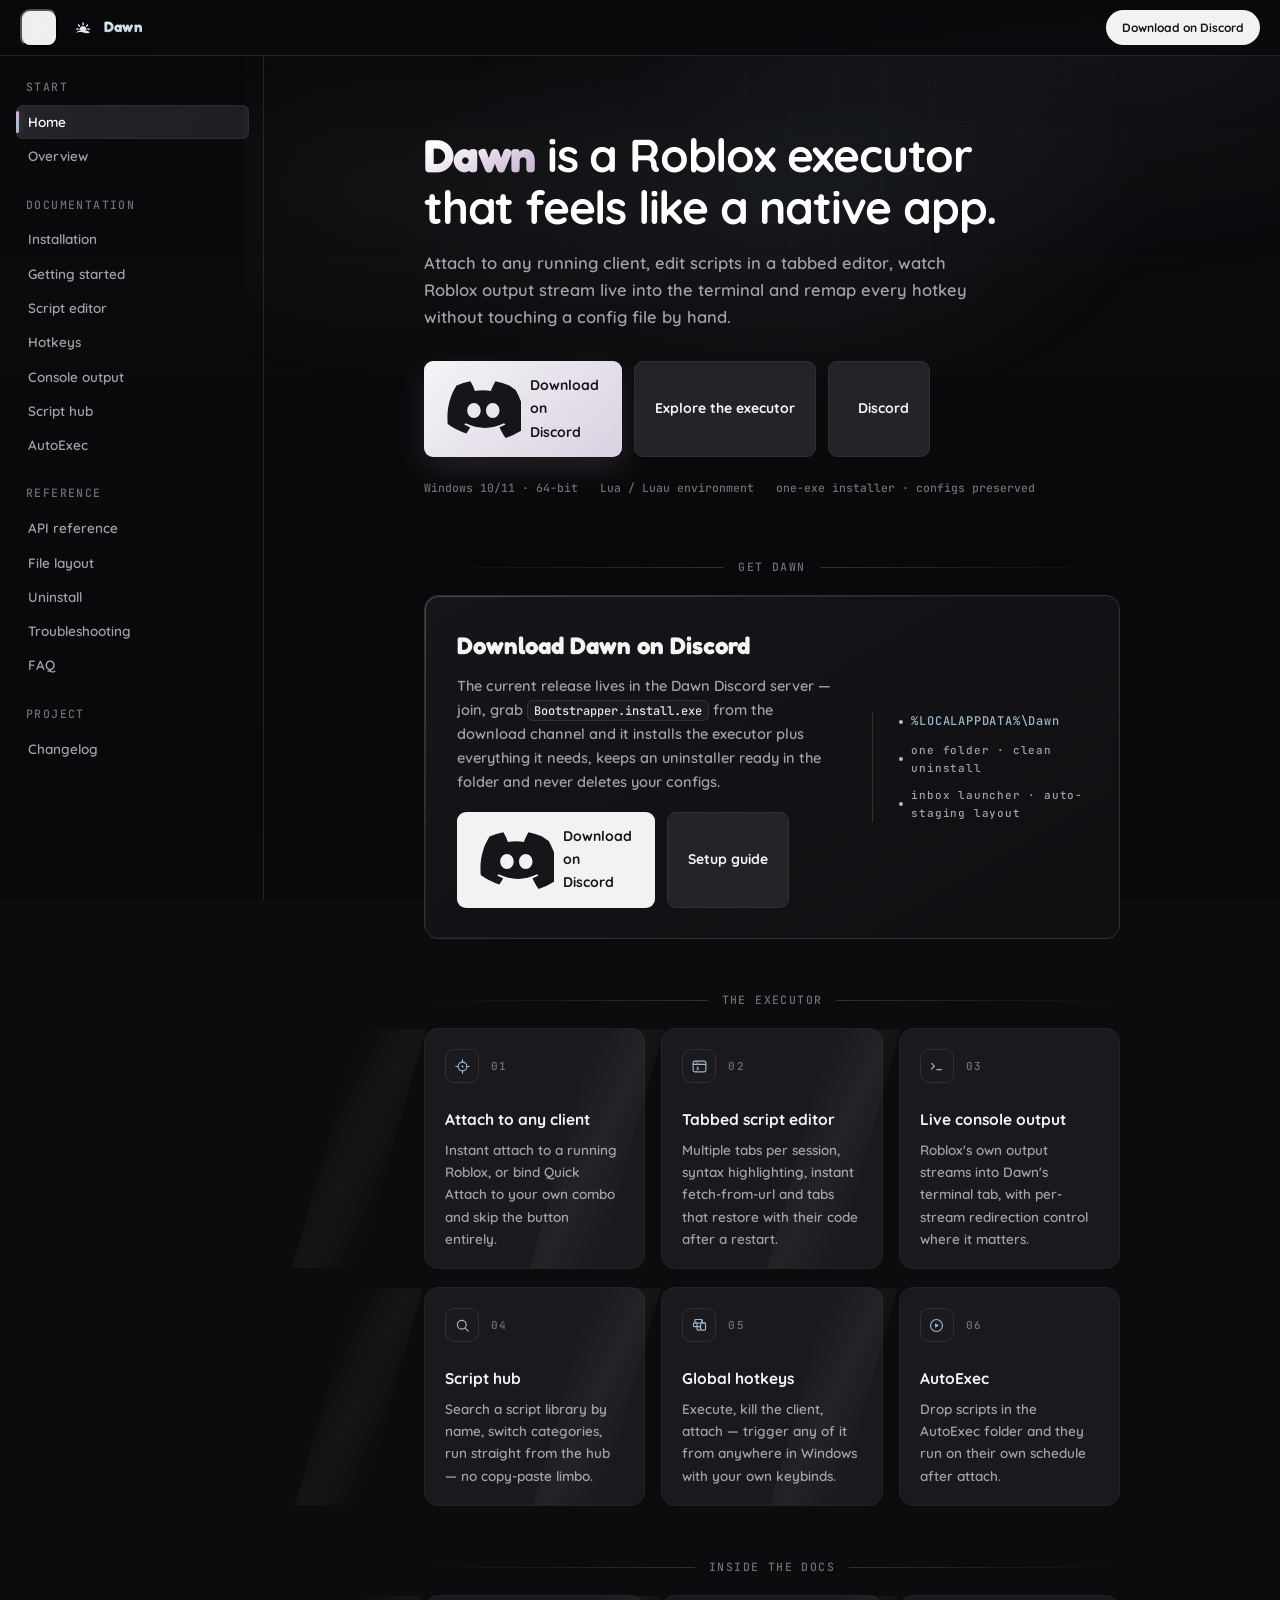
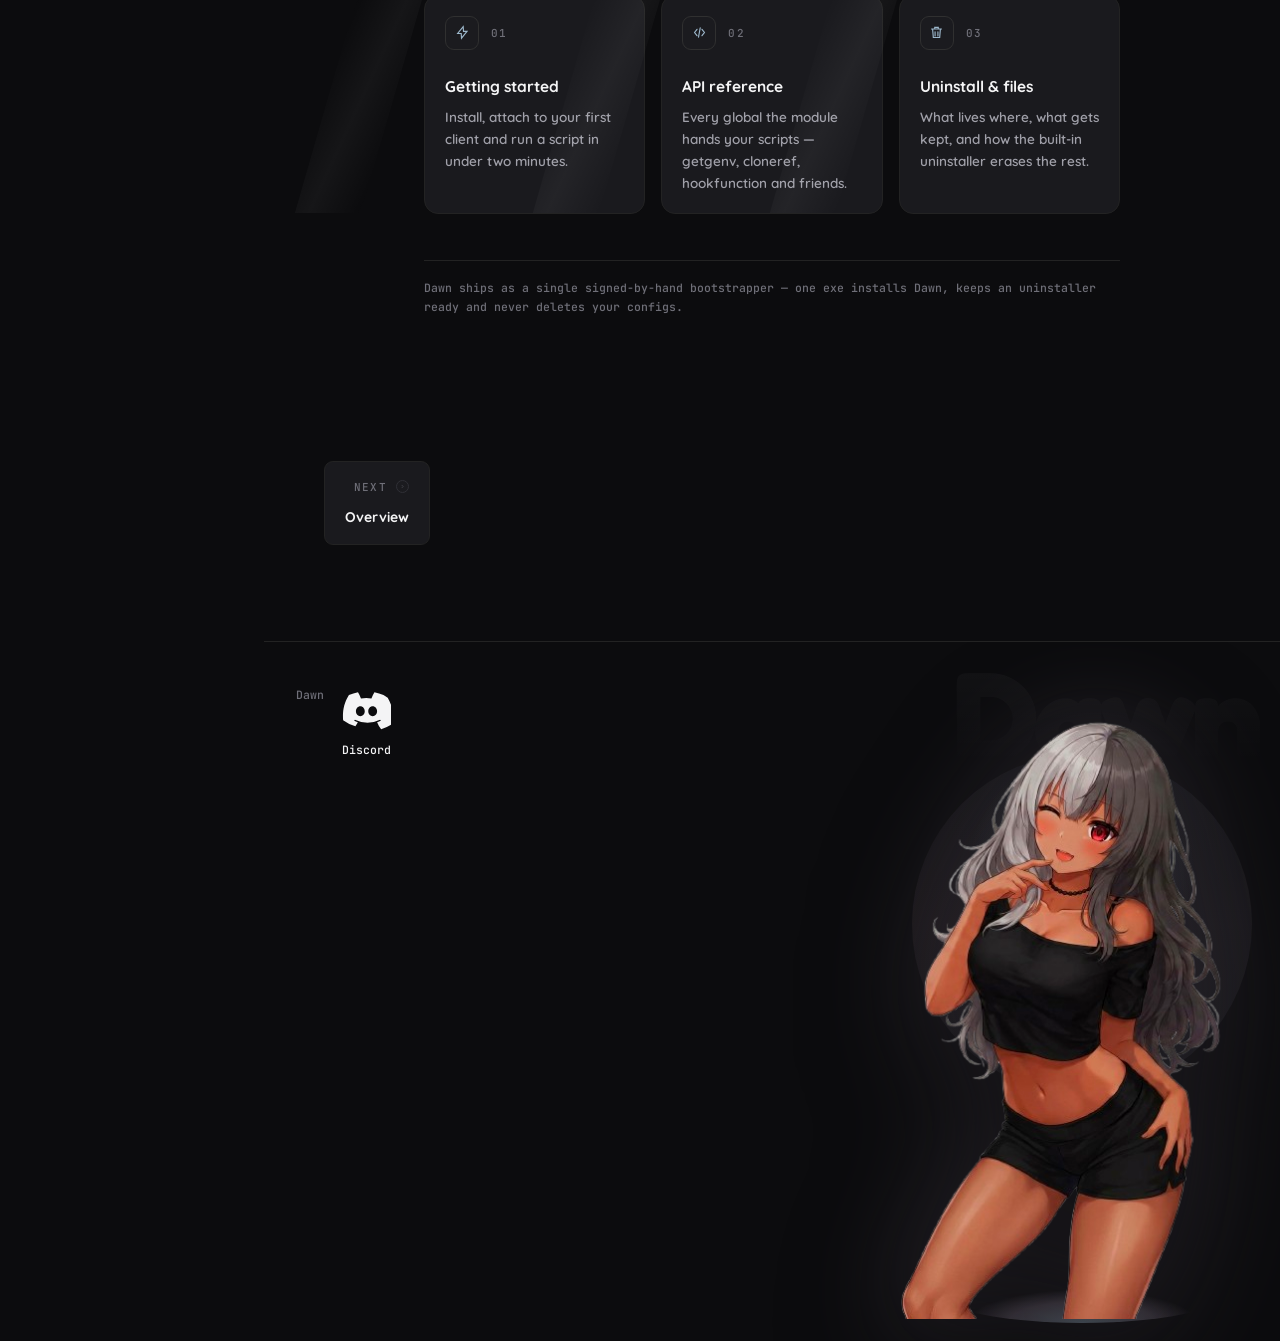
<file: Dawn-Website/deploy/index.html>
<!DOCTYPE html>
<html lang="en">
<head>
<meta http-equiv="X-Content-Type-Options" content="nosniff"/><meta name="referrer" content="same-origin"/>
<meta charset="utf-8">
<meta name="viewport" content="width=device-width, initial-scale=1">
<title>Dawn — Roblox executor</title>
<meta name="description" content="Dawn is a Roblox executor for Windows — attach, execute, read Roblox output live in the terminal. In-depth docs, API reference and setup guides.">
<link rel="icon" href="assets/dawn-logo.png">
<link rel="stylesheet" href="styles.css">
</head>
<body>
<video id="rain" aria-hidden="true" autoplay loop muted playsinline src="assets/rain.mp4"></video>
<header class="topbar">
<meta http-equiv="X-Content-Type-Options" content="nosniff"/><meta name="referrer" content="same-origin"/>
<button class="sidebar-toggle" id="sidebar-toggle" aria-label="Menu">
<svg class="hb" viewBox="0 0 24 24"><line class="l1" x1="4" y1="7" x2="20" y2="7"/><line class="l2" x1="4" y1="12" x2="20" y2="12"/><line class="l3" x1="4" y1="17" x2="20" y2="17"/></svg>
</button>
<a class="brand" href="#/">
<img src="assets/dawn-logo.png" alt="">
<span class="wordmark">Dawn</span>
</a>
<div class="spacer"></div>
<a class="btn-primary topbar-cta" href="https://discord.gg/mSrVTkRJK4" target="_blank" rel="noopener">Download on Discord</a>
</header>
<div class="shell">
<div class="sidebar-scrim" id="sidebar-scrim"></div>
<nav class="sidebar">
<div class="nav-group">
<div class="nav-group-name">Start</div>
<a class="nav-item" data-route="#/" href="#/">Home</a>
<a class="nav-item" data-route="#/docs/overview" href="#/docs/overview">Overview</a>
</div>
<div class="nav-group">
<div class="nav-group-name">Documentation</div>
<a class="nav-item" data-route="#/docs/install" href="#/docs/install">Installation</a>
<a class="nav-item" data-route="#/docs/getting-started" href="#/docs/getting-started">Getting started</a>
<a class="nav-item" data-route="#/docs/editor" href="#/docs/editor">Script editor</a>
<a class="nav-item" data-route="#/docs/hotkeys" href="#/docs/hotkeys">Hotkeys</a>
<a class="nav-item" data-route="#/docs/console" href="#/docs/console">Console output</a>
<a class="nav-item" data-route="#/docs/scripthub" href="#/docs/scripthub">Script hub</a>
<a class="nav-item" data-route="#/docs/autoexec" href="#/docs/autoexec">AutoExec</a>
</div>
<div class="nav-group">
<div class="nav-group-name">Reference</div>
<a class="nav-item" data-route="#/docs/api" href="#/docs/api">API reference</a>
<a class="nav-item" data-route="#/docs/files" href="#/docs/files">File layout</a>
<a class="nav-item" data-route="#/docs/uninstall" href="#/docs/uninstall">Uninstall</a>
<a class="nav-item" data-route="#/docs/troubleshooting" href="#/docs/troubleshooting">Troubleshooting</a>
<a class="nav-item" data-route="#/docs/faq" href="#/docs/faq">FAQ</a>
</div>
<div class="nav-group">
<div class="nav-group-name">Project</div>
<a class="nav-item" data-route="#/changelog" href="#/changelog">Changelog</a>
</div>
</nav>
<main id="page-body">
<section class="page" id="home">
<div class="content">
<div class="hero">
<div class="gridlines" aria-hidden="true"></div>
<h1><span class="word">Dawn</span> is a Roblox executor<br>that feels like a native app.</h1>
<p class="sub">Attach to any running client, edit scripts in a tabbed editor, watch Roblox output stream live into the terminal and remap every hotkey without touching a config file by hand.</p>
<div class="cta-row">
<a class="btn-primary" href="https://discord.gg/mSrVTkRJK4" target="_blank" rel="noopener"><svg viewBox="0 0 24 24" fill="currentColor"><path d="M20.317 4.369A19.791 19.791 0 0015.885 3c-.545.946-1.073 2.094-1.47 3.077a18.9 18.9 0 00-5.114 0A16.1 16.1 0 007.831 3a19.739 19.739 0 00-4.44 1.371C.75 8.596.222 12.693.554 16.723a19.87 19.87 0 006 3.019 14.53 14.53 0 001.208-1.983 12.93 12.93 0 01-1.9-.9c.16-.119.316-.24.465-.364a14.18 14.18 0 0012.323 0c.151.128.307.249.466.364-.61.361-1.253.666-1.92.905.53 1.229 1.151 2.373 1.978 3.418a19.83 19.83 0 006.002-3.02c.398-4.68-.681-8.74-2.787-12.393zM8.984 14.785c-1.183 0-2.157-1.085-2.157-2.419s.955-2.419 2.157-2.419c1.21 0 2.176 1.096 2.157 2.419 0 1.334-.956 2.419-2.157 2.419zm6.041 0c-1.184 0-2.157-1.085-2.157-2.419s.955-2.419 2.157-2.419c1.21 0 2.176 1.096 2.157 2.419 0 1.334-.946 2.419-2.157 2.419z"/></svg>Download on Discord</a>
<a class="btn-secondary" href="#/docs/overview">Explore the executor</a>
<a class="btn-secondary" href="https://discord.gg/mSrVTkRJK4" target="_blank" rel="noopener"><svg viewBox="0 0 24 24" fill="currentColor"><path d="M20.317 4.369A19.791 19.791 0 0015.885 3c-.545.946-1.073 2.094-1.47 3.077a18.9 18.9 0 00-5.114 0A16.1 16.1 0 007.831 3a19.739 19.739 0 00-4.44 1.371C.75 8.596.222 12.693.554 16.723a19.87 19.87 0 006 3.019 14.53 14.53 0 001.208-1.983 12.93 12.93 0 01-1.9-.9c.16-.119.316-.24.465-.364a14.18 14.18 0 0012.323 0c.151.128.307.249.466.364-.61.361-1.253.666-1.92.905.53 1.229 1.151 2.373 1.978 3.418a19.83 19.83 0 006.002-3.02c.398-4.68-.681-8.74-2.787-12.393zM8.984 14.785c-1.183 0-2.157-1.085-2.157-2.419s.955-2.419 2.157-2.419c1.21 0 2.176 1.096 2.157 2.419 0 1.334-.956 2.419-2.157 2.419zm6.041 0c-1.184 0-2.157-1.085-2.157-2.419s.955-2.419 2.157-2.419c1.21 0 2.176 1.096 2.157 2.419 0 1.334-.946 2.419-2.157 2.419z"/></svg> Discord</a>
</div>
<div class="meta-row"><span>Windows 10/11 · 64-bit</span><span>Lua / Luau environment</span><span>one-exe installer · configs preserved</span></div>
</div>
<div class="home-divider">Get Dawn</div>
<div class="dl-panel">
<div class="dl-glow" aria-hidden="true"></div>
<div class="dl-copy">
<h3>Download Dawn on Discord</h3>
<p>The current release lives in the Dawn Discord server — join, grab <code>Bootstrapper.install.exe</code> from the download channel and it installs the executor plus everything it needs, keeps an uninstaller ready in the folder and never deletes your configs.</p>
<div class="dl-row">
<a class="btn-primary" href="https://discord.gg/mSrVTkRJK4" target="_blank" rel="noopener"><svg viewBox="0 0 24 24" fill="currentColor"><path d="M20.317 4.369A19.791 19.791 0 0015.885 3c-.545.946-1.073 2.094-1.47 3.077a18.9 18.9 0 00-5.114 0A16.1 16.1 0 007.831 3a19.739 19.739 0 00-4.44 1.371C.75 8.596.222 12.693.554 16.723a19.87 19.87 0 006 3.019 14.53 14.53 0 001.208-1.983 12.93 12.93 0 01-1.9-.9c.16-.119.316-.24.465-.364a14.18 14.18 0 0012.323 0c.151.128.307.249.466.364-.61.361-1.253.666-1.92.905.53 1.229 1.151 2.373 1.978 3.418a19.83 19.83 0 006.002-3.02c.398-4.68-.681-8.74-2.787-12.393zM8.984 14.785c-1.183 0-2.157-1.085-2.157-2.419s.955-2.419 2.157-2.419c1.21 0 2.176 1.096 2.157 2.419 0 1.334-.956 2.419-2.157 2.419zm6.041 0c-1.184 0-2.157-1.085-2.157-2.419s.955-2.419 2.157-2.419c1.21 0 2.176 1.096 2.157 2.419 0 1.334-.946 2.419-2.157 2.419z"/></svg>Download on Discord</a>
<a class="btn-secondary" href="#/docs/getting-started">Setup guide</a>
</div>
</div>
<div class="dl-side">
<span>%LOCALAPPDATA%\Dawn</span>
<span>one folder · clean uninstall</span>
<span>inbox launcher · auto-staging layout</span>
</div>
</div>
<div class="home-divider">The executor</div>
<div class="grid-3">
<div class="home-feature"><span class="fold"><span class="k"><svg viewBox="0 0 24 24" fill="none" stroke="currentColor" stroke-width="1.6" stroke-linecap="round"><circle cx="12" cy="12" r="6.2"/><path d="M12 2.6v3.2M12 18.2v3.2M2.6 12h3.2M18.2 12h3.2"/><circle cx="12" cy="12" r="1.4" fill="currentColor" stroke="none"/></svg></span><span class="n">01</span></span><h3>Attach to any client</h3><p>Instant attach to a running Roblox, or bind Quick Attach to your own combo and skip the button entirely.</p></div>
<div class="home-feature"><span class="fold"><span class="k"><svg viewBox="0 0 24 24" fill="none" stroke="currentColor" stroke-width="1.6" stroke-linecap="round"><rect x="3" y="4.5" width="18" height="15" rx="2.5"/><path d="M3 9h18M7.5 6.8h.01M10.5 6.8h.01"/><path d="M8.5 12.8l2 2-2 2"/></svg></span><span class="n">02</span></span><h3>Tabbed script editor</h3><p>Multiple tabs per session, syntax highlighting, instant fetch-from-url and tabs that restore with their code after a restart.</p></div>
<div class="home-feature"><span class="fold"><span class="k"><svg viewBox="0 0 24 24" fill="none" stroke="currentColor" stroke-width="1.6" stroke-linecap="round"><path d="M5 7.5l4 4-4 4"/><path d="M12.5 16.5H19"/></svg></span><span class="n">03</span></span><h3>Live console output</h3><p>Roblox's own output streams into Dawn's terminal tab, with per-stream redirection control where it matters.</p></div>
</div>
<div class="grid-3">
<div class="home-feature"><span class="fold"><span class="k"><svg viewBox="0 0 24 24" fill="none" stroke="currentColor" stroke-width="1.6" stroke-linecap="round"><circle cx="11" cy="11" r="6.2"/><path d="M15.8 15.8L20 20"/></svg></span><span class="n">04</span></span><h3>Script hub</h3><p>Search a script library by name, switch categories, run straight from the hub — no copy-paste limbo.</p></div>
<div class="home-feature"><span class="fold"><span class="k"><svg viewBox="0 0 24 24" fill="none" stroke="currentColor" stroke-width="1.6" stroke-linecap="round"><path d="M15.5 3.5v5h5"/><rect x="5.5" y="3.5" width="10" height="5" rx="1.2"/><rect x="3.5" y="8.5" width="5" height="5" rx="1.2"/><rect x="8.5" y="13.5" width="5" height="5" rx="1.2"/><rect x="13.5" y="8.5" width="7" height="10" rx="1.6"/></svg></span><span class="n">05</span></span><h3>Global hotkeys</h3><p>Execute, kill the client, attach — trigger any of it from anywhere in Windows with your own keybinds.</p></div>
<div class="home-feature"><span class="fold"><span class="k"><svg viewBox="0 0 24 24" fill="none" stroke="currentColor" stroke-width="1.6" stroke-linecap="round"><circle cx="12" cy="12" r="8.4"/><path d="M10 8.8l5.4 3.2-5.4 3.2z" fill="currentColor" stroke="none"/></svg></span><span class="n">06</span></span><h3>AutoExec</h3><p>Drop scripts in the AutoExec folder and they run on their own schedule after attach.</p></div>
</div>
<div class="home-divider">Inside the docs</div>
<div class="grid-3">
<a class="home-feature" href="#/docs/getting-started"><span class="fold"><span class="k"><svg viewBox="0 0 24 24" fill="none" stroke="currentColor" stroke-width="1.6" stroke-linecap="round"><path d="M13 3.8L5.2 13.4h5L10.6 20l7.8-9.6h-5z"/></svg></span><span class="n">01</span></span><h3>Getting started</h3><p>Install, attach to your first client and run a script in under two minutes.</p></a>
<a class="home-feature" href="#/docs/api"><span class="fold"><span class="k"><svg viewBox="0 0 24 24" fill="none" stroke="currentColor" stroke-width="1.6" stroke-linecap="round"><path d="M8.5 7.5L5 12l3.5 4.5M15.5 7.5L19 12l-3.5 4.5M13 5.5l-2.4 13"/></svg></span><span class="n">02</span></span><h3>API reference</h3><p>Every global the module hands your scripts — getgenv, cloneref, hookfunction and friends.</p></a>
<a class="home-feature" href="#/docs/uninstall"><span class="fold"><span class="k"><svg viewBox="0 0 24 24" fill="none" stroke="currentColor" stroke-width="1.6" stroke-linecap="round"><path d="M5 7h14M10 11v6M14 11v6M6.5 7l1 12h9l1-12M9.5 7V4.8h5V7"/></svg></span><span class="n">03</span></span><h3>Uninstall &amp; files</h3><p>What lives where, what gets kept, and how the built-in uninstaller erases the rest.</p></a>
</div>
<div class="platform-note">
Dawn ships as a single signed-by-hand bootstrapper — one exe installs Dawn, keeps an uninstaller ready and never deletes your configs.
</div>
</div>
</section>
<section class="page" id="docs/overview">
<div class="body-cols">
<article class="content">
<div class="crumbs">DAWN / <b>OVERVIEW</b></div>
<h1 class="doc-title">Overview</h1>
<p class="doc-lead">What Dawn is, where it runs and how its version numbers line up.</p>
<h2 id="what">What Dawn is</h2>
<p>Dawn is a script executor for Roblox on Windows. The desktop app (the <code>Dawn</code> window) is the control surface: attach, editor, script hub, terminal, settings. The actual execution environment loads inside the Roblox client through a module that the bundled injector places on attach.</p>
<p>The pair talks over a local bridge: the editor sends code, the client runs it, and Roblox output flows back into the terminal tab.</p>
<h2 id="versions">Version identifiers</h2>
<div class="table-wrap"><table>
<thead><tr><th>Identifier</th><th>Value</th><th>Meaning</th></tr></thead>
<tbody>
<tr><td><strong>Windows status</strong></td><td><code>working</code></td><td>Whether the current executor is verified against the current Roblox version. Shown live on the Home tab.</td></tr>
<tr><td><strong>Roblox version</strong></td><td>live</td><td>Ideal Roblox support window vs. your currently installed client; Dawn warns when the client drifts.</td></tr>
</tbody>
</table></div>
<p>After a Roblox update, check the Home tab first — Dawn reports the exact mismatch instead of failing silently mid-attach.</p>
<h2 id="platform">Platform requirements</h2>
<ul>
<li>Windows 10 or 11, 64-bit (Windows 11 is the test target).</li>
<li>.NET Framework 4.8 runtime — ships with all current Windows installs.</li>
<li>Any Roblox client version inside the current support window.</li>
</ul>
<div class="callout"><span class="co-tag">note</span>
<span>Install size is small and the whole thing lives in one folder — <code>%LOCALAPPDATA%\Dawn</code> by default. Nothing writes outside that folder except shortcuts and the uninstall registry entry.</span>
</div>
</article>
<aside class="content-toc" id="toc-host"><div class="toc-name">On this page</div><div id="toc"></div></aside>
</div>
</section>
<section class="page" id="docs/install">
<div class="body-cols">
<article class="content">
<div class="crumbs">DAWN / <b>INSTALLATION</b></div>
<h1 class="doc-title">Installation</h1>
<p class="doc-lead">One exe does the whole job: install, repair, uninstall — no dependencies to gather first.</p>
<h2 id="get">Get the bootstrapper</h2>
<p>Grab the current release's <code>Bootstrapper.install.exe</code> (about 11&nbsp;MB) from the Dawn Discord server — it's the only file you need, everything else is packed inside it.</p>
<div class="dl-inline">
<a class="btn-primary" href="https://discord.gg/mSrVTkRJK4" target="_blank" rel="noopener"><svg viewBox="0 0 24 24" fill="currentColor"><path d="M20.317 4.369A19.791 19.791 0 0015.885 3c-.545.946-1.073 2.094-1.47 3.077a18.9 18.9 0 00-5.114 0A16.1 16.1 0 007.831 3a19.739 19.739 0 00-4.44 1.371C.75 8.596.222 12.693.554 16.723a19.87 19.87 0 006 3.019 14.53 14.53 0 001.208-1.983 12.93 12.93 0 01-1.9-.9c.16-.119.316-.24.465-.364a14.18 14.18 0 0012.323 0c.151.128.307.249.466.364-.61.361-1.253.666-1.92.905.53 1.229 1.151 2.373 1.978 3.418a19.83 19.83 0 006.002-3.02c.398-4.68-.681-8.74-2.787-12.393zM8.984 14.785c-1.183 0-2.157-1.085-2.157-2.419s.955-2.419 2.157-2.419c1.21 0 2.176 1.096 2.157 2.419 0 1.334-.956 2.419-2.157 2.419zm6.041 0c-1.184 0-2.157-1.085-2.157-2.419s.955-2.419 2.157-2.419c1.21 0 2.176 1.096 2.157 2.419 0 1.334-.946 2.419-2.157 2.419z"/></svg>Download on Discord</a>
<span class="dl-inline-meta"><code>Bootstrapper.install.exe</code> · installer + executor + module, one file</span>
</div>
<div class="callout warn"><span class="co-tag">notice</span>
<span>Windows SmartScreen may ask about the exe on first run because it isn't signed with a store certificate. Choose <strong>More info → Run anyway</strong>.</span>
</div>
<h2 id="checksum">Verify the download (SHA-256)</h2>
<div class="verify-drop" id="verify-drop">
<div class="drop-head">Drop <code>Bootstrapper.install.exe</code> here</div>
<div class="drop-sub">or <label class="drop-link" for="verify-picker">choose the file</label> — the hash is computed locally in your browser and checked against the current release automatically.</div>
<input type="file" id="verify-picker" accept=".exe" hidden>
<div class="verify-result" id="verify-result" data-state="idle" aria-live="polite"></div>
</div>
<p class="verify-manual">Prefer the terminal? No extra software needed, Windows has the tools built in:</p>
<div class="code-block"><div class="code-head">powershell<button class="copy-btn" type="button">copy</button></div>
<pre>Get-FileHash "C:\path\to\Bootstrapper.install.exe" -Algorithm SHA256</pre></div>
<div class="code-block"><div class="code-head">cmd<button class="copy-btn" type="button">copy</button></div>
<pre>certutil -hashfile "C:\path\to\Bootstrapper.install.exe" SHA256</pre></div>
<p>Either command prints the SHA-256 digest. Compare it against the current release:</p>
<div class="code-block"><div class="code-head">current release · sha-256<button class="copy-btn" type="button">copy</button></div>
<pre>d58fcc6a93701a390934dff63671d3bdf1ed4fd3d0a178adabacbb9f28d824ed</pre></div>
<div class="callout"><span class="co-tag">note</span>
<span>Replace <code>C:\path\to\Bootstrapper.install.exe</code> with the actual path to your download. A mismatch means the file changed in transit — grab it again from the Discord server.</span>
</div>
<h2 id="wizard">The install flow</h2>
<ol>
<li>Run <code>Bootstrapper.install.exe</code>. Dawn's own installer window opens — no separate wizard theme.</li>
<li><strong>Install to</strong> shows the default folder, <code>%LOCALAPPDATA%\Dawn</code>. Use <strong>Browse</strong> to pick another spot and the button flips between <strong>Install</strong> and <strong>Repair</strong> based on what's already in the target folder.</li>
<li>Tick what you want up front:
<ul>
<li><strong>Defender exclusions</strong> — adds the install folder as an antivirus exclusion through one UAC prompt. Recommended: it stops the module from being scanned or quarantined after install. Declining the prompt simply skips exclusions.</li>
<li><strong>Desktop shortcut</strong> — <code>Dawn.lnk</code> plus an <code>Uninstall Dawn.lnk</code>.</li>
<li><strong>Launch when done</strong> — opens Dawn immediately.</li>
</ul>
</li>
<li>Install extracts the payload, places an <code>Uninstall Dawn.exe</code> inside the folder and registers Dawn in <strong>Settings → Apps → Installed apps</strong> so it uninstalls like any store-less app.</li>
</ol>
<p>Over an existing install the same exe performs a <strong>repair</strong>: files refresh in place, running Dawn blocks it politely (close Dawn first — nothing is force-killed).</p>
<h2 id="silent">Silent installs</h2>
<p>The bootstrapper takes flags for scripting and automation; silent installs touch nothing outside the folder unless asked:</p>
<div class="code-block"><div class="code-head">cmd / powershell<button class="copy-btn" type="button">copy</button></div>
<pre>Bootstrapper.install.exe --verify "C:\path\to\test-dir"   &amp;:: unpack + status lines, zero side effects
Bootstrapper.install.exe --install "C:\My\Dawn"           &amp;:: install, nothing extra
Bootstrapper.install.exe --install "C:\My\Dawn" --shortcuts --auto-launch --defender
Bootstrapper.install.exe --launch "C:\My\Dawn"            &amp;:: start Dawn.exe from a path
Bootstrapper.install.exe --uninstall "C:\My\Dawn"         &amp;:: silent payload removal</pre></div>
<h2 id="first-run">First launch</h2>
<p>Dawn opens on the <strong>Home</strong> tab: executor version, API version, Roblox support and Windows status — all live. If a key panel appears on first run, that flow lives there too.</p>
<p>Head to <a href="#/docs/getting-started">Getting started</a> from here.</p>
</article>
<aside class="content-toc" id="toc-host"><div class="toc-name">On this page</div><div id="toc"></div></aside>
</div>
</section>
<section class="page" id="docs/getting-started">
<div class="body-cols">
<article class="content">
<div class="crumbs">DAWN / <b>GETTING STARTED</b></div>
<h1 class="doc-title">Getting started</h1>
<p class="doc-lead">Open Dawn, open Roblox, execute your first script — three moves.</p>
<h2 id="attach">Attach</h2>
<p>Start Roblox first, then Dawn (order doesn't matter for the client, but attach needs an <em>alive</em> Roblox). On the Home tab, use <strong>Attach</strong>.</p>
<ul>
<li>The client list reads the running Roblox processes — pick or auto-select when there's only one.</li>
<li>If you bound <a href="#/docs/hotkeys">Quick Attach</a>, <span class="kbd">attach</span> works from anywhere — no window focus needed.</li>
<li>Attach is <strong>per client, one at a time</strong>: one Dawn module per Roblox instance.</li>
</ul>
<div class="callout"><span class="co-tag">note</span>
<span>Attach grabs the <em>first</em> Roblox it finds. Second windows opened after attach aren't picked up automatically — attach while exactly one client is running if you need precision.</span>
</div>
<h2 id="first-script">Your first script</h2>
<p>Open the editor, drop one line in and execute:</p>
<div class="code-block"><div class="code-head">luau<button class="copy-btn" type="button">copy</button></div>
<pre>-<span class="code-comment">- verify the environment is alive where you expect it</span>
<span class="code-func">identifyexecutor</span>()
<span class="code-comment">-<sub>-</sub> classic</span>
<span class="code-func">print</span>(<span class="code-string">"hello from Dawn"</span>)</pre></div>
<p>Execute with <span class="kbd">Ctrl + Enter</span> in the editor, the <strong>Execute</strong> button, or your global <a href="#/docs/hotkeys">Execute hotkey</a>. Roblox's responses and prints land in the terminal tab, streamed live.</p>
<h2 id="workspace">Where scripts live</h2>
<p>Dawn reads three folders under its install root:</p>
<div class="table-wrap"><table>
<thead><tr><th>Folder</th><th>Role</th></tr></thead>
<tbody>
<tr><td class="path-cell">Scripts\</td><td>Your script library — browse and run them through the UI.</td></tr>
<tr><td class="path-cell">AutoExec\</td><td>Drop scripts here that should run without you opening a tab every session. See <a href="#/docs/autoexec">AutoExec</a>.</td></tr>
<tr><td class="path-cell">Workspace\</td><td>Working files and folders the editor trusts blindly.</td></tr>
</tbody>
</table></div>
<h2 id="next">Next steps</h2>
<ul>
<li>Remap execution to your own combo — <a href="#/docs/hotkeys">Hotkeys</a></li>
<li>Watch Roblox output without moving windows — <a href="#/docs/console">Console output</a></li>
<li>Grab ready scripts by search — <a href="#/docs/scripthub">Script hub</a></li>
<li>Load functions down in the client — <a href="#/docs/api">API reference</a></li>
</ul>
</article>
<aside class="content-toc" id="toc-host"><div class="toc-name">On this page</div><div id="toc"></div></aside>
</div>
</section>
<section class="page" id="docs/editor">
<div class="body-cols">
<article class="content">
<div class="crumbs">DAWN / <b>SCRIPT EDITOR</b></div>
<h1 class="doc-title">Script editor</h1>
<p class="doc-lead">Tabs, restoration and the moves that get code into the client.</p>
<h2 id="tabs">Tabs</h2>
<p>The editor works tab-first. Open as many tabs as you need, rename in place, close independently. Tabs survive the app closing: after a restart they come back <strong>with their code</strong>, so losing a slowly-built script to a reboot isn't a thing.</p>
<h2 id="execute">Executing</h2>
<ul>
<li><span class="kbd">Ctrl + Enter</span> — execute the focused tab. This is also Dawn's default global <a href="#/docs/hotkeys">Execute hotkey</a>, so it triggers with the same combo even when the window isn't focused — a master toggle in Settings → Hotkeys turns that off.</li>
<li>The <strong>Execute</strong> button — runs the active tab.</li>
</ul>
<h2 id="save">Saving</h2>
<p><span class="kbd">Ctrl + S</span> saves the current tab to disk. Editor behaviour — autosave intervals and how the editor handles untitled buffers — sits in <strong>Settings → Editor</strong>; file browse behaviour (how folders and file open/save dialogs behave) lives under <strong>Settings → Explorer</strong>.</p>
<h2 id="url">Fetch a script from URL</h2>
<p>Paste a raw script URL into the browse bar and Dawn pulls the body straight into a tab. Great for hosted gists and raw files — no clipboard trip.</p>
<h2 id="github">GitHub backup</h2>
<p>The editor also carries GitHub integration: point it at a repo with your token and push your scripts up, browse repos and restore files from them. Token entry lives inside the editor's GitHub panel — it stays local to your machine.</p>
<h2 id="folders">Folders Dawn trusts</h2>
<p>All file operations are rooted in the <a href="#/docs/files">install folder layout</a>: <code>Scripts\</code>, <code>AutoExec\</code>, <code>Workspace\</code>. Organize those three freely — the explorer shows what's on disk in real time.</p>
<div class="callout"><span class="co-tag">tip</span>
<span>Keep heavy loops out of tabs you execute from hotkeys. A runaway <code>while true</code> executes exactly where it was fired from — the <a href="#/docs/hotkeys">Kill Roblox hotkey</a> is there for those exact moments.</span>
</div>
</article>
<aside class="content-toc" id="toc-host"><div class="toc-name">On this page</div><div id="toc"></div></aside>
</div>
</section>
<section class="page" id="docs/hotkeys">
<div class="body-cols">
<article class="content">
<div class="crumbs">DAWN / <b>HOTKEYS</b></div>
<h1 class="doc-title">Hotkeys</h1>
<p class="doc-lead">Everything triggerable in Dawn has a remappable combo under Settings → Hotkeys.</p>
<h2 id="master">The master switch</h2>
<p><strong>Enabled Hotkeys</strong> gates the whole system. Off means: no global triggers fire anywhere, editor-local shortcuts still work.</p>
<h2 id="list">The three commands</h2>
<div class="table-wrap"><table>
<thead><tr><th>Command</th><th>Default</th><th>What it does</th></tr></thead>
<tbody>
<tr><td><strong>Execute Script</strong></td><td><span class="kbd">Ctrl + Enter</span></td><td>Runs the focused script — works globally, from any app.</td></tr>
<tr><td><strong>Kill Roblox</strong></td><td>your choice</td><td>Closes the attached Roblox instantly. The panic button.</td></tr>
<tr><td><strong>Quick Attach</strong></td><td>your choice</td><td>Run-time attach with zero clicks — bind and dump them before you can say attach.</td></tr>
</tbody>
</table></div>
<h2 id="remap">Remapping</h2>
<ol>
<li>Open <strong>Settings → Hotkeys</strong>.</li>
<li>Click the combo field you want to change and press the new combination — the field records what you press.</li>
<li>The binding is live immediately; settings persist between sessions.</li>
</ol>
<p>Dawn deliberately divides hotkeys by behaviour rather than typing "<code>Ctrl</code> is always X": an unattached window shares execution across tabs and never fights with Roblox overlays.</p>
<div class="callout warn"><span class="co-tag">heads up</span>
<span>While <strong>Enabled Hotkeys</strong> is on, the Kill Roblox combo works system-wide — think before choosing a combo you tap by accident.</span>
</div>
</article>
<aside class="content-toc" id="toc-host"><div class="toc-name">On this page</div><div id="toc"></div></aside>
</div>
</section>
<section class="page" id="docs/console">
<div class="body-cols">
<article class="content">
<div class="crumbs">DAWN / <b>CONSOLE OUTPUT</b></div>
<h1 class="doc-title">Console output</h1>
<p class="doc-lead">Roblox's own print, warn and error output — surfaced inside Dawn, live.</p>
<h2 id="terminal">The terminal tab</h2>
<p>When Dawn is attached, everything the client prints lands in Dawn's <strong>Terminal</strong> tab stream-fresh. Errors from a failed <code>Ctrl + Enter</code> show up here in-copy, which makes "why did this not run" a five-second read instead of a blind retry loop.</p>
<h2 id="redirection">Console redirection</h2>
<p><strong>Console redirection</strong> routes Roblox's output streams into Dawn with per-stream control — you choose when it belongs in the terminal and when Roblox keeps its normal console. The toggle and its per-stream entries live in <strong>Settings</strong>.</p>
<ul>
<li>Useful for heavier sessions where stdout would flood the terminal.</li>
<li>Turning redirection off never stops Dawn from showing her own result progress — it purely controls client stream capture.</li>
</ul>
<h2 id="debuglog">dawn_debug.log</h2>
<p>App-side diagnostics land in <code>dawn_debug.log</code> inside the install folder. Attach trouble, config oddities, stream failures — if the terminal looks too quiet, the log has the app-side truth. It stays in place from run to run; the <a href="#/docs/uninstall">uninstaller</a> clears it with the payload.</p>
</article>
<aside class="content-toc" id="toc-host"><div class="toc-name">On this page</div><div id="toc"></div></aside>
</div>
</section>
<section class="page" id="docs/scripthub">
<div class="body-cols">
<article class="content">
<div class="crumbs">DAWN / <b>SCRIPT HUB</b></div>
<h1 class="doc-title">Script hub</h1>
<p class="doc-lead">Browse, search and run library scripts without touching a file dialog.</p>
<h2 id="search">Search</h2>
<p>The hub's search input filters the library by name as you type — press <span class="kbd">Enter</span> to run the search and see the results grid. From there it's open-in-editor or run-in-place.</p>
<h2 id="categories">Categories</h2>
<p>Scripts sort by category so the pile stays navigable — pick a category, browse normally, search inside it. Running a script loads it into the current client like anything executed from the editor, so the same <a href="#/docs/console">terminal output</a> shows the results.</p>
<div class="callout"><span class="co-tag">note</span>
<span>Library scripts are third-party content: read what a script does before you run it. Dawn runs it into the attached client exactly as the author wrote it.</span>
</div>
</article>
<aside class="content-toc" id="toc-host"><div class="toc-name">On this page</div><div id="toc"></div></aside>
</div>
</section>
<section class="page" id="docs/autoexec">
<div class="body-cols">
<article class="content">
<div class="crumbs">DAWN / <b>AUTOEXEC</b></div>
<h1 class="doc-title">AutoExec</h1>
<p class="doc-lead">Scripts that load themselves after attach — configuration as code, no clicks.</p>
<h2 id="how">How it works</h2>
<p>Any <code>.lua</code> / <code>.luau</code> file you drop into the <code>AutoExec\</code> folder of the install root gets queued per attach. The intended routine:</p>
<ol>
<li>Attach to a Roblox client.</li>
<li>Dawn walks <code>AutoExec\</code> and runs each script on its own, in name order.</li>
<li>Output shows up in the <a href="#/docs/console">terminal</a> like any other execution.</li>
</ol>
<h2 id="uses">What people use it for</h2>
<ul>
<li>Environment guards that bring <code>getgenv()</code> configuration tables back each session.</li>
<li>Per-game or per-account configuration that resets on every login otherwise.</li>
<li>Tiny wrappers that make library scripts one save away from running.</li>
</ul>
<div class="code-block"><div class="code-head">AutoExec\my-config.luau<button class="copy-btn" type="button">copy</button></div>
<pre><span class="code-comment">-- written by you, loaded by Dawn on attach</span>
<span class="code-keyword">local</span> cfg = <span class="code-func">getgenv</span>()
cfg.selected = <span class="code-string">"primary"</span>
cfg.verbose  = <span class="code-number">true</span>
<span class="code-func">print</span>(<span class="code-string">"[autoexec] config loaded"</span>)</pre></div>
<div class="callout warn"><span class="co-tag">heads up</span>
<span>AutoExec runs whatever is in the folder — treat it like shell startup scripts. Only keep files you wrote or reviewed.</span>
</div>
</article>
<aside class="content-toc" id="toc-host"><div class="toc-name">On this page</div><div id="toc"></div></aside>
</div>
</section>
<section class="page" id="docs/api">
<div class="body-cols">
<article class="content">
<div class="crumbs">DAWN / <b>API REFERENCE</b></div>
<h1 class="doc-title">API reference</h1>
<p class="doc-lead">The function surface the Dawn module loads into the Roblox client, as executed by <code>identifyexecutor()</code>.</p>
<p>Everything below lives in the <em>client's</em> Lua environment after attach — the same globals scripts use. Dawn's own app behaviour (hotkeys, file dialogs, settings) is not part of this API.</p>
<h2 id="env">getgenv</h2>
<p><code>getgenv() → table</code> — the shared environment table. Value written here is visible to every script that runs after it, across tabs and across <a href="#/docs/autoexec">AutoExec</a>. Use it for cross-script configuration instead of touching Roblox globals.</p>
<div class="code-block"><div class="code-head">luau<button class="copy-btn" type="button">copy</button></div>
<pre><span class="code-keyword">local</span> env = <span class="code-func">getgenv</span>()
env.theme    = <span class="code-string">"midnight"</span>
env.retries  = <span class="code-number">3</span>
<span class="code-func">print</span>(<span class="code-func">getgenv</span>().retries)   <span class="code-comment">--&gt; 3, everywhere</span></pre></div>
<h2 id="getreg">getreg</h2>
<p><code>getreg() → table</code> — the Lua registry, the hidden table behind values the engine keeps to itself. Reach in deliberately; it's an advanced surface and a bad write there takes the whole client with it.</p>
<h2 id="registry">debug.getregistry</h2>
<p><code>debug.getregistry() → table</code> — the same registry under the <code>debug</code> namespace, when a script already calls for it there. One registry, two spellings.</p>
<h2 id="cloneref">cloneref / clonereference</h2>
<p><code>cloneref(instance) → instance</code> — hands out a duplicate reference to an <code>Instance</code> that scripts can keep in their own scope. The alias <code>clonereference()</code> does the same thing; both exist because the community uses both spellings.</p>
<div class="code-block"><div class="code-head">luau<button class="copy-btn" type="button">copy</button></div>
<pre><span class="code-keyword">local</span> hl = <span class="code-func">cloneref</span>(game:GetService(<span class="code-string">"CoreGui"</span>))
<span class="code-comment">-- hl behaves like CoreGui but is your reference</span></pre></div>
<h2 id="hookfunction">hookfunction</h2>
<p><code>hookfunction(old, new) → function</code> — swaps a callable's implementation. Returns the original so you can restore it. If a script now passes values through a function you can grab, you can shim it:</p>
<div class="code-block"><div class="code-head">luau<button class="copy-btn" type="button">copy</button></div>
<pre><span class="code-keyword">local</span> old
old = <span class="code-func">hookfunction</span>(someFn, <span class="code-keyword">function</span>(a, b)
<span class="code-func">print</span>(<span class="code-string">"hooked:"</span>, a, b)
<span class="code-keyword">return</span> old(a, b)              <span class="code-comment">-- call through to the original</span>
<span class="code-keyword">end</span>)</pre></div>
<div class="callout"><span class="co-tag">note</span>
<span>The hook must match callable shapes it can genuinely displace — mismatched input gets reported by the error text (<code>hookfunction: incompatible closu…</code>) instead of silently no-op'ing.</span>
</div>
<h2 id="firesignal">firesignal</h2>
<p><code>firesignal(signal [, ...])</code> — fires a signal manually, as if the event dispatching stayed on. Takes the signal's connected callbacks with given arguments.</p>
<div class="code-block"><div class="code-head">luau<button class="copy-btn" type="button">copy</button></div>
<pre><span class="code-func">firesignal</span>(someRemote.OnClientEvent, <span class="code-string">"payload"</span>)</pre></div>
<h2 id="identifyexecutor">identifyexecutor</h2>
<p><code>identifyexecutor() → string</code> — the executor's own name badge; scripts that check the runtime read it first:</p>
<div class="code-block"><div class="code-head">luau<button class="copy-btn" type="button">copy</button></div>
<pre><span class="code-keyword">if</span> <span class="code-func">identifyexecutor</span>() == <span class="code-string">"Dawn"</span> <span class="code-keyword">then</span>
<span class="code-comment">-- Dawn-specific behaviour can go here</span>
<span class="code-keyword">end</span></pre></div>
<h2 id="base">The engine underneath</h2>
<p>Dawn's module rides a full Luau environment, so everything the engine normally offers keeps working: <code>task</code>, <code>coroutine</code>, string library methods, pcall/xpcall variance and the standard <code>Instance</code> model are all intact — the Dawn surface above is what gets <em>added</em> on top, not what replaces the base.</p>
<div class="callout"><span class="co-tag">scope</span>
<span>This page documents the API surface handed over by the current build. Further API versions grow it — the Home tab always shows which is live.</span>
</div>
</article>
<aside class="content-toc" id="toc-host"><div class="toc-name">On this page</div><div id="toc"></div></aside>
</div>
</section>
<section class="page" id="docs/files">
<div class="body-cols">
<article class="content">
<div class="crumbs">DAWN / <b>FILE LAYOUT</b></div>
<h1 class="doc-title">File layout</h1>
<p class="doc-lead">Everything installed, so you never have to guess which file is what.</p>
<p>Install root, default <code>%LOCALAPPDATA%\Dawn</code> (browse picks elsewhere). The uninstaller maps exactly the set below — plus the run-dismissed extras in the sweep.</p>
<h2 id="root">Install root</h2>
<div class="table-wrap"><table>
<thead><tr><th>File</th><th>What it is</th></tr></thead>
<tbody>
<tr><td class="path-cell">Dawn.exe</td><td>The desktop app — editor, home, scripthub, settings.</td></tr>
<tr><td class="path-cell">app.ico</td><td>Dawn's icon kit as used by apps and shortcuts.</td></tr>
<tr><td class="path-cell">Newtonsoft.Json.dll</td><td>JSON for the config layer.</td></tr>
<tr><td class="path-cell">Uninstall Dawn.exe</td><td>Your private uninstaller — a fresh copy of the installer tuned to this folder. See <a href="#/docs/uninstall">Uninstall</a>.</td></tr>
<tr><td class="path-cell">dawn_debug.log</td><td>Runtime diagnostics. Written when it runs; removed on <a href="#/docs/uninstall">uninstall</a>.</td></tr>
</tbody>
</table></div>
<h2 id="tools">tools\</h2>
<div class="table-wrap"><table>
<thead><tr><th>File</th><th>What it is</th></tr></thead>
<tbody>
<tr><td class="path-cell">Module.dll</td><td>The executor module load-bearing by name — the injector looks for it exactly.</td></tr>
<tr><td class="path-cell">Dawn-Module.dll</td><td>Byte-identical twin of <code>Module.dll</code> — some launch paths pick it up by that spelling.</td></tr>
<tr><td class="path-cell">DawnInjector.exe</td><td>Standalone launcher built for the attach path.</td></tr>
<tr><td class="path-cell">decompiler.exe<br>luau-lifter.exe</td><td>Luau tooling: decompile and lift, for reading compiled scripts other people ship.</td></tr>
<tr><td class="path-cell">auth_config.json</td><td>Key / login material <strong>kept on uninstall</strong>.</td></tr>
<tr><td class="path-cell">pool_config.json</td><td>Connection pool settings <strong>kept on uninstall</strong>.</td></tr>
<tr><td class="path-cell">discord_rpc.json</td><td>Rich presence settings <strong>kept on uninstall</strong>.</td></tr>
</tbody>
</table></div>
<h2 id="folders">Your script folders</h2>
<div class="table-wrap"><table>
<thead><tr><th>Folder</th><th>What it's for</th></tr></thead>
<tbody>
<tr><td class="path-cell">Scripts\</td><td>The on-disk script library Dawn browses.</td></tr>
<tr><td class="path-cell">AutoExec\</td><td>Runs per attach by name order — see <a href="#/docs/autoexec">AutoExec</a>.</td></tr>
<tr><td class="path-cell">Workspace\</td><td>Working space for editor file operations.</td></tr>
</tbody>
</table></div>
<p>Deleting the folder by hand works too — but going through <a href="#/docs/uninstall">Uninstall Dawn</a> is cleaner: it also removes the shortcuts and the Apps-and-features listing and keeps the three configs regardless.</p>
</article>
<aside class="content-toc" id="toc-host"><div class="toc-name">On this page</div><div id="toc"></div></aside>
</div>
</section>
<section class="page" id="docs/uninstall">
<div class="body-cols">
<article class="content">
<div class="crumbs">DAWN / <b>UNINSTALL</b></div>
<h1 class="doc-title">Uninstall</h1>
<p class="doc-lead">Three ways out, all gentle, none of them kill a running app.</p>
<h2 id="ways">The three ways</h2>
<div class="grid-3">
<div class="card"><span class="k">01 · windows</span><h4>Apps &amp; features</h4><p>Dawn is registered there on install. Hit Uninstall and Windows launches the folder's uninstaller with the right target pre-filled.</p></div>
<div class="card"><span class="k">02 · desktop</span><h4>Uninstall Dawn</h4><p>Double-click <code>Uninstall Dawn.exe</code> (install folder or the desktop pairing). It shows Dawn's own uninstaller window, locked to its folder.</p></div>
<div class="card"><span class="k">03 · silent</span><h4>Command line</h4><p><code>Bootstrapper.install.exe --uninstall "path"</code> — no window, nothing killed, same sweep.</p></div>
</div>
<h2 id="what">What gets removed, what stays</h2>
<ul>
<li><strong>Removed:</strong> every installed file — app, tools, module twins, scripts stub — plus both desktop shortcuts, the <em>Apps &amp; features</em> listing and runtime debris like <code>dawn_debug.log</code>. Empty subfolders get pruned too.</li>
<li><strong>Kept:</strong> <code>tools\auth_config.json</code>, <code>tools\pool_config.json</code>, <code>tools\discord_rpc.json</code> — your key material and settings survive reinstall, a fresh install picks them up.</li>
<li><strong>Kept:</strong> the folder itself (the root isn't deleted — uninstall leaves three config files there by design, so wipe it yourself if you want the folder gone).</li>
</ul>
<h2 id="running">If Dawn or Roblox is running</h2>
<p>Uninstall refuses politely with <code>Dawn.exe is running — close Dawn first</code> rather than killing anything while it's writing. Close it, rerun, done. The same rule covers the installer's repair mode.</p>
<div class="callout"><span class="co-tag">note</span>
<span>Uninstalling Dawn does not touch your Roblox install, account or local Roblox settings — it only dismantles what the bootstrapper put down.</span>
</div>
</article>
<aside class="content-toc" id="toc-host"><div class="toc-name">On this page</div><div id="toc"></div></aside>
</div>
</section>
<section class="page" id="docs/troubleshooting">
<div class="body-cols">
<article class="content">
<div class="crumbs">DAWN / <b>TROUBLESHOOTING</b></div>
<h1 class="doc-title">Troubleshooting</h1>
<p class="doc-lead">The common walls, in the order they usually appear.</p>
<div class="table-wrap"><table>
<thead><tr><th>Symptom</th><th>What it means</th><th>Move</th></tr></thead>
<tbody>
<tr><td><strong>Attach does nothing</strong></td><td>No live client was found to attach to.</td><td>Open Roblox first. Close extra Roblox instances — attach picks the first one it scans past.</td></tr>
<tr><td><strong><code>Dawn.exe is running — close Dawn first</code></strong></td><td>Repair / uninstall while the app is open.</td><td>Close Dawn and rerun the installer. Deliberate — nothing is force-killed.</td></tr>
<tr><td><strong>Scripts stop responding after a while</strong></td><td>The module lost the bridge from a client exit — Roblox may have been relaunched outside Dawn.</td><td>Reattach. Fresh relaunches of Roblox need a fresh attach each time by design.</td></tr>
<tr><td><strong>Defender quarantined the module</strong></td><td>Real-time scan removed <code>Module.dll</code> after attach.</td><td>Run the bootstrapper again and accept the <strong>Defender exclusions</strong> prompt (UAC), then <strong>repair</strong> to restage the files.</td></tr>
<tr><td><strong>Terminal shows nothing after execute</strong></td><td>Output redirection is off, or attach went stale.</td><td>Check <a href="#/docs/console">console redirection</a>, then reattach; <code>dawn_debug.log</code> in the install folder has app-side detail.</td></tr>
<tr><td><strong>UI opens but pages render blank</strong></td><td>Runtime rendering layer missing (rare on Win11, seen on stripped Win10 installs).</td><td>Run the Microsoft Evergreen runtime installer once and relaunch Dawn.</td></tr>
<tr><td><strong>Install stalls on a file</strong></td><td>Antivirus briefly scanning while extraction writes.</td><td>The bootstrapper already tolerates this (ties a warn line instead of failing). If files keep missing, exclude the folder and repair once.</td></tr>
</tbody>
</table></div>
<h2 id="diagnostics">Diagnostics</h2>
<ul>
<li><code>dawn_debug.log</code> — app-side trail (attach attempts, settings apply, stream faults).</li>
<li>Home tab — live executor / API / Roblox version checks; version drift is the most common post-update hiccup.</li>
<li><code>--verify</code> — unpack the bootstrapper to a scratch dir to prove the payload is intact: <code>Bootstrapper.install.exe --verify "%TEMP%\dawn-check"</code>.</li>
</ul>
<div class="callout warn"><span class="co-tag">order</span>
<span>After any Roblox client update, assume nothing and re-check the Home tab before attaching. Version-sensitive issues heal themselves in Dawn's next release, not on the client you installed five days ago.</span>
</div>
</article>
<aside class="content-toc" id="toc-host"><div class="toc-name">On this page</div><div id="toc"></div></aside>
</div>
</section>
<section class="page" id="docs/faq">
<div class="body-cols">
<article class="content">
<div class="crumbs">DAWN / <b>FAQ</b></div>
<h1 class="doc-title">FAQ</h1>
<p class="doc-lead">Short answers to the things people actually ask.</p>
<h2 id="q-key">Do I need a key?</h2>
<p>If the Home tab shows a key panel, that's the flow — and the key material is stored locally at <code>tools\auth_config.json</code>. Uninstalling keeps that file, so you won't re-key after a repair or reinstall.</p>
<h2 id="q-win10">Does it run on Windows 10?</h2>
<p>The install runs — Windows 11 is the correctness target. Windows 10 boxes in generally-shapeless states sometimes need the Microsoft Evergreen runtime installed once; after that, identical behavior.</p>
<h2 id="q-multi">Can I run it on two Roblox windows?</h2>
<p>One Dawn module per Roblox client. Attach picks the first client it sees; second-and-later instances need their own attach session with the usual ordering discipline.</p>
<h2 id="q-reflash">Will updating Dawn lose my settings?</h2>
<p>No — settings and configs ride in <code>tools\*.json</code>, and both install (repair) and uninstall are built to leave them in place.</p>
<h2 id="q-antivirus">Why does antivirus flag the module?</h2>
<p>Generic heuristics catch executor modules at compile, no matter the author. The <strong>Defender exclusions</strong> step in the installer (one UAC prompt, excludes only the install folder) is the whole cure. Third-party AV exclusion lists also work if you'd add the folder yourself.</p>
<h2 id="q-safe">What does uninstalling break?</h2>
<p>Nothing outside Dawn's own footprint. It removes Dawn's files, shortcuts and registration, keeps your three configs, and stops short of touching Roblox, your accounts or anything the bootstrapper didn't install.</p>
<h2 id="q-where">Where are my scripts?</h2>
<p><code>Scripts\</code> in the install root, editable via any editor, browsable from Dawn. <code>AutoExec\</code> is the always-run cousin — see <a href="#/docs/autoexec">AutoExec</a>.</p>
<h2 id="q-chat">Where do I report something?</h2>
<p>The Discord invite in the app (Home tab) is the fastest line to version chatter, bugs and fixes. Bring your <code>dawn_debug.log</code> excerpt — it short-circuits the first three questions.</p>
</article>
<aside class="content-toc" id="toc-host"><div class="toc-name">On this page</div><div id="toc"></div></aside>
</div>
</section>
<section class="page" id="changelog">
<div class="body-cols">
<article class="content">
<div class="crumbs">DAWN / <b>CHANGELOG</b></div>
<h1 class="doc-title">Changelog</h1>
<p class="doc-lead">Executor and API versions, and what changed in each.</p>
<h2 id="v100">Dawn launch</h2>
<ul>
<li>Rebranded sunrise identity with auto-sizing titlebar lockup</li>
<li>Working minimize, maximize and close buttons plus drag-to-move</li>
<li>Settings now persist and actually apply through the config backend</li>
<li>Attach, execute, launch and client list wired to the Dawn bridge</li>
<li>Roblox output streams into the Terminal tab</li>
<li>Console Redirection toggle with per-stream control</li>
<li>Editor tabs restore with their code after restart</li>
</ul>
<div class="callout"><span class="co-tag">about</span><span>
Two version numbers ride in lockstep: <strong>executor</strong> is the Dawn app + module; <strong>API</strong> is the script surface the module loads. A release can bump either without the other — and the Home tab tells you which is which at all times.
</span></div>
</article>
<aside class="content-toc" id="toc-host"><div class="toc-name">On this page</div><div id="toc"></div></aside>
</div>
</section>
<div class="content" id="page-nav" style="max-width:960px;">
<div class="page-nav" style="margin-top:0;">
<a id="nav-prev" href="#"><span class="dir"><svg viewBox="0 0 24 24" fill="none" stroke="currentColor" stroke-width="2" stroke-linecap="round" stroke-linejoin="round"><path d="M14.5 6L9 12l5.5 6"/></svg> previous</span><span class="lnk"></span></a>
<a id="nav-next" class="next" href="#"><span class="dir">next <svg viewBox="0 0 24 24" fill="none" stroke="currentColor" stroke-width="2" stroke-linecap="round" stroke-linejoin="round"><path d="M9.5 6L15 12l-5.5 6"/></svg></span><span class="lnk"></span></a>
</div>
</div>
<footer class="site-footer">
<span>Dawn</span>
<a href="https://discord.gg/mSrVTkRJK4" target="_blank" rel="noopener"><svg viewBox="0 0 24 24" fill="currentColor"><path d="M20.317 4.369A19.791 19.791 0 0015.885 3c-.545.946-1.073 2.094-1.47 3.077a18.9 18.9 0 00-5.114 0A16.1 16.1 0 007.831 3a19.739 19.739 0 00-4.44 1.371C.75 8.596.222 12.693.554 16.723a19.87 19.87 0 006 3.019 14.53 14.53 0 001.208-1.983 12.93 12.93 0 01-1.9-.9c.16-.119.316-.24.465-.364a14.18 14.18 0 0012.323 0c.151.128.307.249.466.364-.61.361-1.253.666-1.92.905.53 1.229 1.151 2.373 1.978 3.418a19.83 19.83 0 006.002-3.02c.398-4.68-.681-8.74-2.787-12.393zM8.984 14.785c-1.183 0-2.157-1.085-2.157-2.419s.955-2.419 2.157-2.419c1.21 0 2.176 1.096 2.157 2.419 0 1.334-.956 2.419-2.157 2.419zm6.041 0c-1.184 0-2.157-1.085-2.157-2.419s.955-2.419 2.157-2.419c1.21 0 2.176 1.096 2.157 2.419 0 1.334-.946 2.419-2.157 2.419z"/></svg>Discord</a>
<span class="ghost" aria-hidden="true">Dawn</span>
<div class="footer-art" aria-hidden="true">
<i class="spark s1"></i><i class="spark s2"></i><i class="spark s3"></i><i class="spark s4"></i><i class="spark s5"></i><i class="spark s6"></i>
<i class="moonswirl"></i>
<img src="assets/anime.png" alt="">
</div>
</footer>
</main>
</div>
<div id="read-progress" aria-hidden="true"></div>
<button id="top-fab" aria-label="Back to top">↑</button>
<script>(function(){var d=document;d.addEventListener("contextmenu",function(e){e.preventDefault()});d.addEventListener("keydown",function(e){var k=(e.key||"").toLowerCase();if(k==="f12"||(e.ctrlKey&&e.shiftKey&&(k==="i"||k==="j"||k==="c"))||(e.ctrlKey&&k==="u")||(e.metaKey&&e.altKey&&(k==="i"||k==="j"||k==="c")))e.preventDefault()},true);d.addEventListener("dragstart",function(e){if(e.target&&e.target.tagName==="IMG")e.preventDefault()});document.querySelectorAll("img").forEach(function(i){i.setAttribute("draggable","false")}),Object.defineProperty(document,"_dawn",{get:function(){return Date.now()}})})()</script><script>(function(){function _d(s){var b=atob(s),u=new Uint8Array(b.length);
var k="JSkH2q6WqSUJuhkJwGf";
for(var i=0;i<b.length;i++)u[i]=b.charCodeAt(i)^k.charCodeAt(i%k.length);
return new TextDecoder("utf-8").decode(u)}var _c=[
"ZXlLDFMGWHcGNjc5HBwOapXH8mohBD1GFER7USc6KVlICCUHPkZhcx8gV1FFOh48ISJVBAozEjVG",
"YHxhYFQEWDQFOjokVUBCagxNRmpxHjtXUUUjAzo2PldTYUBXZxArIUsadzVjFDQXdXdVHwIkEygR",
"ZD4KPFEZezIVOjRqU05LPR4pAiUkRSVTBVU/PDYxIxRASWIHNQMsNhk7HwNTMwQwMC5YBQQ+HigI",
"cHMZLVYEVTJYcXxkGAkfKR8iFXFZYWgSXhl3XH54Z1hFRmdaaktnfkZlH1wbelx+eGdYRUZnWmpL",
"Z35GZR9cG3pcfnhnWEVGZ1pqS2d+RmUfXBt6XH54Z1hFRmdaTUZqfERoQB5DIxRzMjgUGANqlcfy",
"ajcZIUQURXcCOjEvFwkZahkmEGoyBSwSAUQyB3w7Lw0cYWpXaElqfkZlH1wbelx+eGdYRUZnWmpL",
"Z35GZR9cG3pcfnhnWEVGZ1pqS2d+RmUfXBt6XH54Z1hFRmdaaktnfkZlH1wbelx+X2pVHgo4Vxcn",
"DRY4aA9RbV1Rc3VqDkgZJQIzA3BzSWsdUxp3BTohJhBSS2g/KAsvcUdoVQNZIgFpdSQABAdqCmts",
"anNLaElRRDgEJzBwVUpIZRMoBTl8BD5XA0A+FCR3ZlUcAj4bIlxqcSQ+VwNAPhQkd2ZVDxklAjdc",
"anEvJ1EEWzIfJzQ+HAcFaFc6SkBzS2gSChYlHiYhL09ISWlYIwkpIEQhXAJCNh0/d2ZVHAI+GyJc",
"anEiJkEFVzsdMiEjGgZJZlcgFCUmG3ISU3I4EiY4LxscCj4eKAhocxZkOFEWd1EodTgaHR8vTWdE",
"aXwPJ1ECGTAUJyEjGw9GOQMmFD42D2oeUUI+BT8wcFVKLC8DMw8kNEs7RhBEIxQ3d2ZVDxklAjdc",
"anEvJ1EEWzIfJzQ+HAcFaFc6SkBzS2gSChYlHiYhL09ISWlYIwkpIEQtVhhCOANxeWoBAR8mEn1G",
"aAAIOlsBQncUNzw+GhpJZlcgFCUmG3ISU3I4EiY4LxscCj4eKAhocxZkOFEWd1EodTgaHR8vTWdE",
"aXwPJ1ECGT8eJz4vDBtJZlczDz4/DnISU344BTgwMwZKR2oQNQk/I1FoEDVZNAQ+MCQBCR8jGClE",
"ai5HQhJRFncKcyclABwOcFdlRWU3BCtBXlU4HyA6JhBKR2oDLhImNlFoEDJZOQI8OS9VBx4+BzIS",
"aH9LL0AeQydLc3cOGgseJxIpEisnAidcUxYqXVl1alVIEGoFKBM+NlFoEFIZMx4wJmUGCxkjBzMO",
"PzFJZBIFXyMdNm9qVzsIOB43Emo7HioQXRYwAzwgOk9ISQ4YJBMnNgU8UwVfOB9xdTdZYktqV2cd",
"aiEEPUYUDHdTcHouGgsYZRYyEiU2Ey1RUxp3BTohJhBSS2g2MhIlFhMtUVMadxYhOj8FUktoMygF",
"Pz4OJkYQQj4ePXdqCERhaldnRjFzGSdHBVNtUXF2ZREHCDlYJhYjcUdoRhhCOxRpdWg0OCJqBSIA",
"LyEOJlEUFHtRNCclABhRalUVAyw2GS1cElN1US55QFVIS2oMZxQlJh8tCFEUdF43OikGRw0jGyIV",
"aH9LPFsFWjJLc3cMHAQOahsmHyUmH2oeUVElHiYlcFVKOS8RIhQvPQgtEFFLe3tzdWpVE0s4GDIS",
"L2lLahFeUjgSIHo/GwEFOQMmCiZxR2hGGEI7FGl1aCAGAiQEMwcmP0lkEhZEOAQjb2pXOg4sEjUD",
"JDAOahIMGl1Rc3VqDkgZJQIzA3BzSWsdFVk0AnwhOBodCSYSNA4lPB8hXBYUe1EnPD4ZDVFqVRMU",
"JSYJJFcCXjgeJzwkEkpHahA1CT8jUWgQI1MxFCEwJBYNSWoKa2xqc0toSVFEOAQnMHBVSkhlEygF",
"OXwNKUNTGncFOiEmEFJLaDEGN2h/Sy9AHkMnS3N3GBAODjgSKQUvcUs1HnsWd1FzLmoHBx4+En1G",
"aHBEK1oQWDAUPzotV0RLPh4zCi9pS2pxGVc5FjY5JRJKR2oQNQk/I1FoXARaO1EueUBVSDZxfU1G",
"ajUeJlEFXzgfcyUrEg0pMyUoEz42QyBTAl5+UShfalVISywYNUZiJQo6EhgWalFjbmocSFdqJwYh",
"DwBFJFcfUSMZaHUjXkNCah4hRmIDKg93Im0+LH0nJQAcDmpKeltqOwo7WlgWJRQnIDgbSDsLMAI1",
"ETo2czhRFndRITA+ABoFaicGIQ8AMHhvSjx3US5fQFVIDT8ZJBIjPAVoQhBRMjg3GixdGgQ/AyJP",
"aihLOlcFQyUfcyclABwOakp6W2pxSGcQUQl3Uzs6JxBKS3BXNQk/Jw5mQR1fNBR7Z2NOSBZAfWdG",
"LCYFK0YYWTlRMCA4Bw0FPicmAS97QmhJexZ3UXMjKwdIDT8bK0Z3cwcnURBCPh49eyIUGwNqCztG",
"aHBEagl7FndRcyMrB0gZJQIzA2puS2oRXhR3WnMzPxkERTgSNworMA5gHS8VC15semZVSkljWTQW",
"JjofYBBSFH4qYwhxf0hLalc1Az4mGSYSAVcwFBEsGBodHy9fNQk/Jw5hCXsWdwxZX2pVR0RqWmpL",
"Z35GZR9cG3pcfnhnWEVGZ1pqS2d+RmUfXBt6XH54Z1hFRmdaaktnfkZlH1wbelx+eGdYRUZnWmpL",
"Z35GZR9cPHdRfHpqBw0dLxYrSyU9RjtRA1k7HXN9OBBFCjgaIgJqIw46EgNZIgU2dTwcGwI+Xk1G",
"anxEaB9cG3pcfnhnWEVGZ1pqS2d+RmUfXBt6XH54Z1hFRmdaaktnfkZlH1wbelx+eGdYRUZnWmpL",
"Z35GZR9cG3pcfnhnWGJLagEmFGo6BGgPUVgiHT9uQFVIAixXb0QDPR8tQAJTNAU6OiQ6ChgvBTED",
"OHFLIVxRQT4fNzo9XEgQQFdnRmo6BGgPUVgyBnMcJAENGTkSJBIjPAUHUAJTJQc2J2ITHQUpAy4J",
"JHNDLVwFRD4UIHxqDmJLaldnRmo2BTxAGFMkXzU6ODAJCCJfIRMkMB8hXR8WfxQ9fGoOYktqV2dG",
"anNLIVRRHjIffTw5PAYfLwU0AyknAiZVWBYse3N1alVIS2pXZ0YvPUU8UwNRMgV9NiYUGxgGHjQS",
"ZDIPLBpTRDIHfjwkV0FQQFdnRmpzS2gSURY+Hn0gJBoKGC8FMQNiNgVmRhBEMBQnfHF/SEtqV2dG",
"anMWQhJRFndRcyhjTmJLaldnG2ZzEGhAHlkjPDInLRwGUWpVdxYyc1s4SlEbb1RzZToNSkdqAy8U",
"LyADJ14VDHdBfWV/VRVCcX1nRjdZYWgSF0M5Eic8JRtICjgaFQM8NgokGgFXMBQWOWNVE2FqV2dG",
"IzVLYBMYWX5RITA+ABoFcX1nRmpzGylVFHM7XyIgLwcROC8bIgU+PBkJXh0edV8hMDxXQUUsGDUj",
"KzADYFQEWDQFOjokVUAOJltnD2NzEEISURZ3UXMwJlsLBysENCojIB9mQBRbOAc2fWgHDR1nHilE",
"Y2hhaBJRFndROjNqXTouDiIEIw56SzMSFFp5Ej80OQYkAjkDaQcuN0NqQBRAehg9d2NOSBkvAzIU",
"JGhLNThRFndRc3UvGUYYPg4rA2QgDjxiA1knFCEhM11KRmcTZUpqHgo8Wl9bPh97PGpQSFp6V21G",
"fmZHaABHBn5ReHVoGBtJY0xNRmpzS2gSGFl5HjEmLwceDmISK09xWUtoElFLfkpZdWoIYmFqVyET",
"JDAfIV0fFiMQNAcvAw0KJiMmFC02HzsaWBYse3N1alVHRGoDLwNqNwI6VxJCdxc/Oj1VBw1qFmcC",
"JTBLOFMWU3daczMvFBweOBJnBSshDzsSHlh3GTw4L39IS2pXMQc4cwVoD1EGbHtzdWpVHgo4VzUJ",
"PRoPMAl7FndRczElFh0GLxkzSDsmDjpLIlM7FDAhJQcpByZfZRIoPA8xEFgYMR4hECsWAEMsAikF",
"PjoEJhJZQjVYcy5AVUhLaldnFCUkIixKUQt3XGJuQFVIS2pXZxIofRo9VwNPBBQ/MCkBBxkLGytO",
"aCcZahtfUDgDFjQpHUANPxkkEiM8BWgaBUR+USh1PgdGGD4OKwNkIA48YgNZJxQhITNdSkZnBWVK",
"anhAOl0GfzMJem5qCEFQQFdnRmouQnM4URZ3UTc6KQAFDiQDaRc/NhkxYRRaMhInOjg0BAdiVWkW",
"KzQOaBwSWTkFNjs+VVZLYFtnSDoyDC0SX1Q4FSp4KRoEGGpJZwc4JwIrXhQWeRI8Oz4QBh9qSWdM",
"ZnNFIF0cU3oXNjQ+ABoOZldpATg6D2UAURg0ECExZlVGDDgeI0t5c0UrUwNSe1F9NiURDUYoGygF",
"IX9LZkYQVDsUfiI4FBhHalkkByY/BD1GUx95FzwnDxQLA2IRMggpJwInXFEeMh16dTF/SEtqV2dG",
"IzVLYBMUWnkSPzQ5BiQCOQNpBSU9HylbH0V/UyEwPFdBQmoMZwMmfQgkUwJFGxggIWQUDA9iVTUD",
"PHFCcxIfHXxKcyhAVUhLaldnDyxzQy1eX1U7ECAmBhwbH2QUKAg+MgImQVkUMAM6MWdHSkJqCztG",
"Lz9FK14QRSQ9OiY+WwsEJAMmDyQgQ2pVA18zXGB3Y1xIEEBXZ0Zqc0toEjBEJRAqezoHBx8lAz4W",
"L30NJ0A0VzQZfTYrGQRDLxtpBSI6ByxAFFh7UTUgJBYcAiUZZ04pf0srW1gWLHtzdWpVSEtqV2dG",
"KX0IJFMCRRsYICFkFAwPYlU1AzxxQnM4URZ3UXN1alVISylZNBIzPw5mQRRCBwM8JS8HHBJiVWpL",
"LnFHaH8QQj9fPjwkXQsCal1nU39/S3oAQR93WnN3JwZKQnF9Z0Zqc0toElFLfkpZdWpVSEtqCk1G",
"anNLNRtKPHdRc3U4EBweOBlnCHFZS2hPezx3UXx6alhFRmdaaktnfkZlH1wbelx+eGdYRUZnWmpL",
"Z35GZR9cG3pcfnhnWEVGZ1pqS2d+RmUfXBt6XH54Z1hFRmdaaktnfmFoEl4ZdwM8ID4QGkthVzMJ",
"KVlLaB1eFnpcfnhnWEVGZ1pqS2d+RmUfXBt6XH54Z1hFRmdaaktnfkZlH1wbelx+eGdYRUZnWmpL",
"Z35GZR9cG3pcfnhnWEVGZ31nRiwmBStGGFk5USEwJBENGWJeZx1Ac0toEgdXJVE1ICYZSFZqGygF",
"KycCJ1xfXjYCO3U2CUhJaVhlXUBzS2gSB1clUSE6PwENS3dXZUVlcUtjEhdDOx19Jy8FBAopEm9J",
"FHA3Zw1eGndTcXxkBhgHIwNvRGlxQhMCLA1dUXN1agMJGWoHJgEvc1ZoQhBRMjMqByUAHA5iBSgT",
"PjZCczhRFndRJTQ4VQkFKR8oFAM3S3USF0M7HX0mOhkBH2JVZERjCFkVEg1Kdx8mOSZOYktqV2cQ",
"KyFLOFMWUxIdc2hqEQcIPxoiCD59DC1GNFoyHDY7PjcRIi5fNwctNiIsfRceJxA0MGQHBx4+Em5P",
"cVlhaBJRFjMeMCAnEAYfZAYyAzgqOC1eFFUjHiEUJhlASWQHJgEvcUJmVB5EEhAwPWITHQUpAy4J",
"JHNDLV5YFix7c3VqVUhLLxtpBSYyGDt+GEUjXyc6LRIEDmJVJgU+Oh0tEF0WMh19PC5VVVZ3VzcH",
"LTYiLH0XHicQNDBkBwcePhJuT3FZS2gSUUt+Sll1alVIDyUUMgsvPR9mQwRTJQgAMCYQCx8lBQYK",
"JntJZlwQQHoYJzAnV0FFLBg1IyswA2BUBFg0BTo6JFVACmNXPGxqc0toElFXeRI/NDkGJAI5A2kS",
"JTQMJFdZFDYSJzw8EEpHahZpAS8nKjxGA181BCcwYlcMCj4WahQlJh8tEFgWakxudToUDw5kBSgT",
"PjZCczhRFndRLnxxf2JLaldnAiUwHiVXH0J5BTohJhBIVmoHJgEvfRknRwVTd0xuaGpXS0RoV3hG",
"aBcKP1xR1NflcwclFwQEMlciHi8wHjxdAxR3S3MlKxINRT4eMwovc0BoEFHU1+VzESsCBklxfU1G",
"anNLKkcYWjMlPDZiBQkMLzIrT3FZS2gSUVQiGD8xGhQPDgQWMU46MgwtG0o8XVFzdWpaR0shEiIW",
"aicDLRICXzMUMTQ4VQAEJBI0Emo8BWhGEFo7UT88OQEbYWpXZ0Y8MhloXxBEPBQ3dXdVDAQpAioD",
"JCdFOUcURC4iNjkvFhwEOF9lSCQyHWVbBVM6XzI2PhweDmhefGxqc0toWxcWfxwyJyEQDEtsUWcL",
"KyEALVZfRTQDPDkmPAYfJSEuAz16SzMSBUQuUSh1JxQaAC8TaRUpIQQkXjhYIx4FPC8CQBBqFSsJ",
"KThRaBAfUzYDNiY+V0gWY0xnG2owCjxRGRZ/FHp1MVUVSzd9TUZqc0shVFEeNh8wPSUHIQ9qUWFG",
"LjwIPV8UWCNfNDA+MAQOJxIpEggqIiwaEFg0GTwnAxFBQmoMTUZqc0toEgJTIyU6OC8aHR9iETII",
"KScCJ1xRHn5RKF9qVUhLaldnRjwyGWhGUQt3FTw2PxgNBT5ZIAM+FgctXxRYIzMqHC5dCQUpHygU",
"AzdCczhRFndRc3VqVRxFORQ1CSY/IiZGHmA+FCR9MVUKDiIWMQ8lIVFoYDRyAjIWEWpKSEkrAjMJ",
"aHNRaBACWzgeJz1oVRVCcX1nRmpzS2gSUUJ5Ej80OQYkAjkDaQcuN0NqVB1XJBlxfHF/SEtqV2dG",
"anMYLUYlXzoUPCA+XQ4eJBQzDyU9S2AbUU13BX02JhQbGAYeNBJkIQ4lXQdTf1M1OSsGAEljTGcb",
"ZnNafgJBH2x7c3VqVUhLN1tnUHp6UEISURZ3DHMwJgYNSzF9Z0Zqc0toRRhYMx4kezkWGgQmGxMJ",
"YihLPF0BDHdBf3UoEAAKPB4oFHBzSSlHBVl1US58cX9IS2pXOmxAc0toEhBEOiM2Iy8UBEM6FiAD",
"Dz9LNE5RUjgSJjgvGxxFKBgjH2NoYWgSURYjGDA+YlxTS2pXaElqIxknVQNTJAJzfmoGGBJqESgU",
"aicDLRIfUyBRIzQtEGJLaldnBSY8GC12A1cgFCF9Y05iS2oKTWxqcw09XBJCPh49dSgAAQcuIygF",
"YiMKL1c0Wn5RKF9qVUhLIxFnTmsjCi9XNFp+USEwPgAaBXF9Z0Zqcx0pQFFeOAIndXdVGAotEgIK",
"ZCIeLUAIZTIdNjY+GhpDaFkkCSQnDiZGXEI4EnF8cX9IS2pXLgBqe0ogXQJCflEhMD4AGgVxfWdG",
"anMdKUBRQjgSc2hqHQcYPlk2Ey8hEhtXHVM0BTwnYldLHyUUZU9qLxdoWh5FI0pZdWpVSB8lFGkP",
"JD0OOnolextRbnVoV1NhQFdnRmolCjoSGVM2FSB1d1UYCi0SAgpkIh4tQAhlMh02Nj4aGiomG29E",
"ImEwIVYsGncZYA4jETVJY0xNRmpzSyFUUR52GTY0LgZGBy8ZIBIiekszEhlZJAV9Jj4MBA5kEy4V",
"Oj8KMRJMFnUfPDsvV1NLOBIzEzg9UGhPexZ3UXM9JQYcRTkDPgovfQ8hQQFaNghzaGpXSlBAfWdG",
"anMDLVMVRXkXPCcPFAsDYhEyCCknAidcUR4/XXM8Y1UTYWpXZ0Zqcx0pQFFXd0xzMSUWHQYvGTNI",
"KSEOKUYUczsUPjAkAUBJK1VuXUBzS2gSURY2XzsnLxNIVmoHJgEvGwI7Rh5ELiM8ID4QQAMvFiMV",
"Y3NAaBBSFHdacz1kHAxQQFdnRmpzSykcBVMvBRA6JAENBT5XekYifR8tSgV1OB8nMCQBU2FqV2dG",
"anMKZkEFTzsUfSYvATgZJQciFD4qQ2ofXF91XXM8Y05iS2pXZ0ZqOg1oGhkYIxA0GysYDUt3SnpG",
"aBtYahtRV3kSPzQ5BiYKJxJnW2pxBz5eQhRse3N1alVISz4YJEgrIxstXBV1Pxg/MWIUQVBAV2dG",
"ai5CczhRFip7WXVqWkdLLB4gEzg2SydHBRYjGTZ1KRQGBCQeJAcmcxknRwVTdxchOidVHAMvVyYF",
"PjodLRIBVzAUdCZqHAxhalchEyQwHyFdHxYnEDQwAhwbHyUFPjQlJh8tGlgWLHtzdWpVHgo4VyET",
"Jj9LdRIdWTQQJzwlG0YDKwQvRjYvS2oRXhRse3N1alUaDj4CNQhqcUhnEFEddxcmOSZbGg46GyYF",
"L3tEFhEtGWhef3VoV0FFOQcrDz57SWsQWG1nLGhfalUVYUBXZwA/PQg8Wx5YdxMmPCYROAotEgkH",
"PHsbKVUUH3cKWXVqVUgdKwVnBCUrS3USFVk0BD4wJAFGDC8DAgovPg4mRjNPHhV7dzoUDw5nGSYQ",
"aHpQQhJRFncYNXViVAoEMl5nFC8nHjpcSjx3UXN1PBQaSyMTP0Z3czsJdTRleRg9MS8NJw1iByYB",
"L3pQQhJRFncHMidqBRoOPFd6RhoSLA1hKl8zCXN4akQ1SzYLZwg/PwdzOFEWd1ElNDhVBg4yA2db",
"agMqD3cibT4VK3VhVVk2ags7RiQmByQJexZ3UXMjKwdIChoFIhBqbkssXRJDOhQ9IWQSDR8PGyIL",
"Lz0fCks4Un9TPTQ8WBgZLwFlT3FZS2gSUUA2A3M0BBAQH2pKZwIlMB4lVx9CeRY2IQ8ZDQYvGTMk",
"MxoPYBAfVyFcPTAyAUpCcX1nRmpzCSdKX0UjCD8wZBEBGDobJh9qbktqVB1TL1NoX2pVSEsrJzUD",
"PH0YPEsdU3kVOiY6GQkSakpnFjg2HWgNURR1UWl1aBsHBS9VfGxqc0toUz9TLwV9Jj4MBA5kEy4V",
"Oj8KMRJMFjkUKyFqSkhJaFd9Rmg9BCZXUw1dUXN1ahwOS2IHNQM8ekszEhBmJRQlezsADRkzJCIK",
"LzAfJ0BZFHkdPT5oXEYfLw8zJSU9Hy1cBRZqUSMnLwNGHyMDKwNxcwoYQBRAeRkhMCxVVUs6BSIQ",
"ZCEEPUYUDXcMWXVqVUgCLFdvCC8rH2ESChY2PzYtPlsZHi8FPjUvPw4rRh5Ef1N9OSQeSkJkAyIe",
"PhAEJkYUWCNRbnUkEBAfZAMuEiY2UGhTP1MvBX09OBAOS3dXKQMyJ0U6XQRCMkpzKEBVSBZAfWdG",
"PToFLF0GGDYVNxA8EAYfBh40Ei89DjoaU142Ajs2IhQGDC9Va0Y4NgUsVwMfbHtZdWpaR0tnWmpL",
"Z35GZR9cG3pcfnhnWEVGZ1pqS2d+RmUfXBt6XH54Z1hFRmdaaktnfkZlH1wbelx+eGdYRUZnWmpL",
"Z35GZR97FndefHU5FhoEJhtnFiYmBipbH1FtUSMnJRIaDjkEZwQrIUdoRh5GNRAhdTkdCQ8lAGtG",
"PjwIaEESRDgdPyY6DERLLBYlbGpzRGcSXBt6XH54Z1hFRmdaaktnfkZlH1wbelx+eGdYRUZnWmpL",
"Z35GZR9cG3pcfnhnWEVGZ1pqS2d+RmUfXBt6XH54Z1hFYWpXMQc4cxs6XRZEMgIgdXdVDAQpAioD",
"JCdFL1cFczsUPjAkASoSAxNvRDg2CiwfAUQ4FiEwOQZKQnF9Z0Y8MhloVBBUd0xzMSUWHQYvGTNI",
"LTYfDV4UWzIfJxczPAxDaAMoFmc1CioQWA1de3N1ZVpIHyMULEY4JgU7EgJPORI7JyUbBx45Gz5G",
"qNP/aEYZU3cVPDZnFgAZJRoiRj8jDylGFEV3ECEwahYADisHa0YrPQ9oU3sWd158dSgUCwAtBSgT",
"JDcOLBIGXzkVPCJqGAkSahkiEC8hSy5bA1N3AxITZlUfAyMUL0Y9PB4kVlFFIwMyOy5VHAMvVyUH",
"OH1haBIXQzkSJzwlG0gfIxQsTmNzEEISURZ3BzInagxIVmoALgguPBxmQRJEOB0/DGoJFEs9HikC",
"JSRFOFMWUw4+NTM5EBxLNgtnVnFZS2gSUUA2A3MlKxINLiZXekYuPAg9XxRYI18iIC8HETgvGyIF",
"PjwZYBBfRjYWNnsrFhwCPBJlT3FZYWgSURYzHjAgJxAGH2QVKAIzfQgkUwJFGxggIWQBBwwtGyJO",
"aCAIOl0dWjIVcXlqDEhVakZ3T3FZYWgSURY+F3N9OgcHDDgSNBVjcxBCElEWd1FzIysHSA8HFj9G",
"d3MPJ1EEWzIfJ3suGgseJxIpEg8/DiVXH0J5AjAnJRkEIy8eIA4+c0ZoRRhYMx4keyMbBg44PyIP",
"LTsfczhRFndRc3U8FBpLLAUmBWpuSyx/EE53T3NhelVXSwcWMw5kPgImGkAadzwyISJbBQoyX3dK",
"aipLZxIVezYJenxqT0hbcX1nRmpzS2hCA1kwAzYmOVsbHzMbIkg9Og88WlELd1k1JysWSEFqRndW",
"Y3NAaBBUFGx7c3VqVUhLOgUoATg2GDscAkIuHTZ7JQUJCCMDPkZ3cw06UxIWaVFje3pHSFRqVXZE",
"amlLagJTDV1Rc3VqVUgdKwVnASI8GDwSTBYzHjAgJxAGH2QGMgM4KjgtXhRVIx4hfWhbGwI+EmoA",
"JTwfLUBRGDAZPCY+V0FQQFdnRmpzSyFUUR4wGTwmPlxIDyUUMgsvPR9mVh5VIhw2Oz4wBA4nEikS",
"ZCAfMV4UGCQUJwU4GhgOOAM+Tmh+Ri9aHkUjKHF5agxBUEBXZ0ZqLmFCElEWdxg1dWITCQljVyEH",
"KH0IJFMCRRsYICFkAQcMLRsiTmggAydFUxp3CHNrakxYW2NMTWxqc0toWxcWfwEyMi8wBEJqDE1G",
"anNLaBIHVyVRMCA4Bw0FPld6RiQmByQJexZ3UXN1agMJGWofIgcuIEt1EgFXMBQWOWQEHQ44DhQD",
"JjYIPF0Ddzsde3ciRzMCLiprRiJgMCFWLBR+Sll1alVIS2oBJhRqPwImV1ELdwhzfmpEWltxfWdG",
"anNLaFQeRHdZJTQ4VQFLd1d3XWo6S3QSGVM2FSB7JhAGDD4ffEYjeEBhEgo8d1FzdWpVSEsjEWdO",
"IjYKLEEqXwpfPDMsBg0fHhg3RnZuSyRbH1N+UTAgOAcNBT5XekYiNgosQSpfCkpZdWpVSEtqV2cD",
"JiAOaFADUzYaaF9qVUhLalc6bGpzS2gSUUA2A3M9JQYcS3dXNwctNi4kHABDMgMqBi8ZDQg+GDVO",
"aH0IJ1wFUzkFfiElFkpCcX1nRmpzS2hbFxZ/GTwmPlxIEEBXZ0Zqc0toEgdXJVE+NDgeSFZqFDIU",
"ODYFPBJOFn8BITogEAsfGBgyEi97GylVFHM7WHN+aldLSWpcZwU/IRktXAUYPhV6dXBVBh4mG3xs",
"anNLaBJRFncZPCY+WxkeLwU+NS8/DitGHkQWHT99aBRKQmQRKBQPMgggGhdDORInPCUbSEMrXmcd",
"QHNLaBJRFndRc3UrWwsHKwQ0KiMgH2ZGHlEwHTZ9aBYdGTgSKRJof0spHBZTIzAnITgcCh4+Em9E",
"IiEOLhBYFmpMbnUnFBoAY0xNRmpzS2gSURYqWGhfalVIS2pXOmxqc0toT3sWdwxZX2pVDh4kFDMP",
"JT1LOEAeXDISJwclABwOYgcmAS8WB2ESCjx3UXN1PBQaSywCKwpqbkskXRJXIxg8O2QdCRgiVzsa",
"anFIZxBKPHdRc3U4EBweOBlnRGl8SWgZUVAiHT97OBAYBysUIk5lDUgUHU4Ze1Fxd2NbGxsmHjNO",
"aHBJYWlBa2x7c3U3f2JLagAuCC48HGZTFVISBzY7PjkBGD4SKQM4e0k7UQNZOx1xeWoBAQghW2cd",
"aiMKO0EYQDJLcyE4AA1LN158bGpzHCFcFVkgXzIxLjAeDiQDCw85Jw4mVwMedQM2JiMPDUlmVzMP",
"KThHaElRRjYCIDw8EFJLPgUyA2ouQnM4exZ3GDV1YhMJCWNXIQcofQosVjRAMh8nGSMGHA4kEjVO",
"aDAHIVEaFHtRNSAkFhwCJRlnTmNzEEISURZ3Bjo7LhofRTkUNQkmPz8nGgoWIx4jb2pFREsoEi8H",
"PDoEOghRZBI1BhYPMUhUalUmEz48SWgIURQkHDw6Ph1KSzdefGxqcxZhCXs8d1F8empYRUZnWmpL",
"Z35GZR9cG3pcfnhnWEVGZ1pqS2d+RmUfXBt6XH54Z1hFRmdaaktnfkZlH1wbelx+eGdYRUZnWmpL",
"Z35haBJeGXcSPCUzVQoePgMoCDlZS2gdXhZ6XH54Z1hFRmdaaktnfkZlH1wbelx+eGdYRUZnWmpL",
"Z35GZR9cG3pcfnhnWEVGZ1pqS2d+RmUfXBt6XH54Z1hFRmd9Z0YuPAg9XxRYI18yMS4wHg4kAwsP",
"OScOJlcDHnUSPzwpHkpHahEyCCknAidcUR4yWHMuQFVIS2oBJhRqMR8mEkwWMl8nNDgSDR9kFCsJ",
"OTYYPBpTGDQeIyxnFxwFaF58bGpzS2hbFxZ/UDEhJFxIGS8DMhQkaGFoElEWIRAhdToHDUt3VyUS",
"JH0IJF0CUyQFe3dkFgcPL1olCiUwAGobX0ciFCEsGRAEDikDKBRicRs6V1MfbHtzdWpVHgo4VzMD",
"MidLdRIBRDJfOjskEBo/Lw8zSDg2GyRTElN/Xg87blpES2hVbl1Ac0toEh9XIRg0ND4aGkUpGy4W",
"KDwKOlZfQSUYJzAeEBAfYgMiHj56RTxaFFh/FyY7KQEBBCRXb09qKGFoElEWd1ExISRbHA4yAwQJ",
"JCcOJkZRC3dTDyB4QllYahQoFiM2D2oJexZ3UXN1ahccBWQUKwc5ICchQQUYNhU3fWgRBwUvVW5d",
"QHNLaBJRFiQUJwEjGA0EPwNvAD89CDxbHlh3WXp1MVUKHyRZMwMyJygnXAVTOQVzaGpXCwQ6DmVd",
"ajEfJhwSWjYCIBkjBhxFOBIqCTw2Q2pWHlgyU3puaghES3tDd1ZjaGFoElEWKlh9NisBCwNiETII",
"KScCJ1xRHn5RKHU3XFNhalc6T3FZYWgSXhl3XH54Z1hFRmdaaktnfkZlH1wbelx+eGdYRUZnWmpL",
"Z35GZR9cG3pcfnhnWEVGZ1pqS2d+RmUfXBt6XH54Z1hFRmdaTUZqfERoWhREOFEgJSUBBAItHzNs",
"anNEZxJcG3pcfnhnWEVGZ1pqS2d+RmUfXBt6XH54Z1hFRmdaaktnfkZlH1wbelx+eGdYRUZnWmpL",
"Z35GZR9cG3pcfnhnWEVhalcxBzhzAy1AHhZqUTc6KQAFDiQDaRc/NhkxYRRaMhInOjhdSkUiEjUJ",
"aHpQQhJRXzFRez0vBwdLbFFnRxgWLx1xNHJ+UShfalVISyISNQlkMg8sdwdTOQUfPDkBDQUvBW9E",
"OjwCJkYURDoeJTBoWUgNPxkkEiM8BWgaFB93Cll1alVIS2oBJhRqIUt1EhlTJR59Mi8BKgQ/GSMP",
"JDQoJFsUWCMjNjY+XUFQQFdnRmpzSyBXA1l5AicsJhBGGC8DFxQlIw46RggedVx+ODJXREtiXyJI",
"KT8CLVwFbndccydkGQ0NPl5nSWohRT9bFUI/UXl1e0VYQmQDKCAjKw4sGkAfd1pzd29XQVBAV2dG",
"anNLIFcDWXkCJywmEEYYLwMXFCUjDjpGCB51XH44M1dES2JfIkgpPwItXAVvd1xzJ2QBBxtjV2hG",
"OH0DLVsWXiNReXV7RVhCZAMoICMrDiwaQB93WnN3b1dBUEBXZ0ZqLkdoSVFGNgIgPDwQUks+BTID",
"ai5CczhRFip7WXVqWkdLZ1pqS2d+RmUfXBt6XH54Z1hFRmdaaktnfkZlH1wbelx+eGdYRUZnWmpL",
"Z35GZR9cG3pcfnhnWEVGZ1pqS2d+RmUfexZ3Xnx1KRoMDmofIgcuIEuqsuUWIBg9MSUCSA8lAzRG",
"YXMcOlMBRjIVczkrFw0Hal8mEz48QkISURl4UX54Z1hFRmdaaktnfkZlH1wbelx+eGdYRUZnWmpL",
"Z35GZR9cG3pcfnhnWEVGZ1pqS2d+RmUfXBt6XH54Z1hFRmdaamxqcw8nUQRbMh8nezsADRkzJCIK",
"LzAfJ0AwWjtZcXspGgwOZx8iBy5xQmZUHkQSEDA9YhMdBSkDLgkkc0MgG1FNXVFzdWocDktiH2kX",
"PzYZMWEUWjISJzo4XUpFLhgzFWh6QmhAFEIiAz1uQFVIS2oBJhRqNwQ8QVELdxU8Nj8YDQU+WSQU",
"LzIfLXcdUzoUPSFiVxsbKxllT3FZS2gSUVI4BSB7KRkJGDk5Jgsvc1ZoEBVZIwJxbkBVSEtqESgU",
"ansdKUBRX3dMc2VxVQFLdld0XWo6QGMbUVI4BSB7KwUYDiQTBA4jPw9gVh5VIhw2Oz5bCxkvFjMD",
"Dz8OJVcfQn9TOndjXFNhaldnRjwyGWheEFQyHXNoahEHCD8aIgg+fQg6VxBCMjQ/MCcQBh9iVTQW",
"Kz1JYQl7FndRczkrFw0HZBQrBzkgJSlfFBZqUXE2JRENAy8WI0smMgktXlMNXVFzdWoDCRlqAylG",
"d3MDZlQYRCQFED0jGQxQQFdnRmo6DWgaBVh3V3V1PhtGBSUTIjIzIw5oD0wLd0J6dTF/SEtqV2dG",
"JjIJLV5fQjIJJxYlGxwOJANnW2onBWZGFE4jMjw7PhAGH2QDNQ8ne0JzOFEWd1FzdSJbGg4nGDED",
"CTsCJFZZQjlYaF9qVUhLN1ciCjk2SzM4URZ3UXN1JhQKDiZZMwMyJygnXAVTOQVzaGpXCwQuEmVd",
"QHNLaBIMPHdRc3UiWwEFORI1Egg2DSdAFB4zHicmZlUARSweNRU+EAMhXhUfbHtzdWpVAEUjGTQD",
"OCcpLVQeRDJZPzQoEARHahMoEjl9BS1KBWU+Ez88JBJBUEBXZxtjaGFCElEZeFF+eGdYRUZnWmpL",
"Z35GZR9cG3pcfnhnWEVGZ1pqS2d+RmUfXBt6XH54Z1hFRmdaaktnfkZlH1wbelx+eGdYRUZnWmps",
"anNEZxIYWDIDJzwrGUgcIhIiCmogCDpdHVp3k9PBahsJHyMBIkY6PBghRhhZOV1zMSsYGA4uVyYW",
"OiEEKVEZPHdRfHpqWEVGZ1pqS2d+RmUfXBt6XH54Z1hFRmdaaktnfkZlH1wbelx+eGdYRUZnWmpL",
"Z35GZR9cG3pcfnhnWEVGZ1pqS2d+YWgSB1clUSQ9LxAEPysFIAM+c1ZoXARaO0pzdWpaR0skAisK",
"am5LO0sfVTIVcyElVQYKPh4xA2ojBDtbBV84H1l1agMJGWoALwMvPzkpVFELd0FoX2pVHgo4VzAO",
"LzYHHhJMFmdKc3VqVUhLaldnRmp8RGhVHV8zFHMjLxkHCCMDPkYlPQgtEgVeMlEnNDgSDR9qGyYI",
"LiBhaBIHVyVRJD0vEAQnKwQzMGpuS3gJURZ3UXN1alpHSysHNxQlMgggEgJGMhQ3eWocBgMvBS4S",
"LzdLKktRQj8UczImHAwOQH1nRiwmBStGGFk5UT40MiYLGSUbK05jcxBCElEWdwM2IT8HBksHFjMO",
"ZD4KMBpBGncVPDY/GA0FPlkjCSkmBi1cBXM7FD4wJAFGGCkFKAomGw4hVRlCd1xzIiMbDAQ9WS4I",
"JDYZAFcYUT8Fem5AVUgWQH1nRiwmBStGGFk5USQ9LxAEOD4SN05jcxBCElEWdwY7MC8ZOgosV3pG",
"emhhaBJRFiEQIXUzVVVLPR4pAiUkRTtRA1k7HQpuQFVIS2oeIUZiJAMtVx1iNgM0MD5VVVZ3VykT",
"Jj9CaEl7FndRc3VqWkdLKRgmFT46BS8SAV42AjZ1qPX8Sy8PNwkkNgU8WxBadxU2NisMSAwmHiMD",
"ajoFO0YUVzNRPDNqFEgPLxYjRjknBDg4URZ3UXN1IxNIQwcWMw5kMgk7GgZeMhQ/A2NVVEt6WXVT",
"Y3MQaEUZUzIdBXV3VVhQagUiEj8hBXMSDDx3UXN1alUeCjhXKR9qbksFUwVeeRwyLWJFREsHFjMO",
"ZD4CJhocVy8iMCclGQRDY1tnH2p4Sz9aFFM7J3p8cX9IS2pXZ0Y9Ow4tXicWfUxzZWRMXV5xfWdG",
"anNLaEUYWDMeJHs5FhoEJhsTCWJjR2hcCB9se3N1alVISz0fIgMmAQouEkwWJRQiIC8GHCokHioH",
"PjoEJnQDVzoUeyIiEA0HGQMiFmNoYWgSURZ3USEwPgAaBXF9Z0ZqcxZCElEWdxg1dWI4CR8iWSYE",
"OXscIFcUWgMQITIvAUhGag5uRnZzWmYAWBYse3N1alVISz0fIgMmBUt1EgZeMhQ/GSsGHD1xV2dG",
"anNLZx1RXjYfN3UrBRgZJRYkDmogGy1XFRYjHnMhIhBIDCYeIwNAc0toElEWIBk2MCY5CRg+IWdb",
"amNQQhJRFndRcyIjGwwEPVk0BTg8ByRmHh5nXXMiIhANBx4WNQEvJ0JzOFEWd1FzdT0dDQ4mIyYU",
"LTYfaA9RWCIdP25AVUhLaldnESI2DiRgEFB3THMnLwQdDjkDBggjPgo8Wx5YEQMyOC9dHwMvEis1",
"PjYbYQl7FndRc3VqBw0fPwUpXUBzS2gSDDx3UXN1PR0NDiY7JhU+BUt1EllBPxQ2OR4UGgwvA2dL",
"aipCaBhRBnlAZW5AVUhLagAuCC48HGZBEkQ4HT8BJV1YR2o6JhIifQYpSlkGe1EeND4dRgYjGW8L",
"Kys4K0AeWjtZenlqDEhAagAvAy8/JylBBWB+WHpuQFVIS2oALwMvPzkpVFELdwM2JD8QGx8LGS4L",
"KycCJ1w3RDYcNn09HQ0OJiQzAzp6UEISUUtde3N1PRwGDyUAaQcuNy4+Vx9CGxggIS8bDRliVTQF",
"ODwHJBBdFjEEPTY+HAcFal9uRjFZS2gSUV8xUXt0PR0NDiYlJgBjcxwgVxRaAxAhMi8BSFZqAC4I",
"LjwcZkESRDgdPwxxVUhEZVc1AzkqBSsSHlh3HzIhIwMNSy4FJgE5c0RoUx9VPx4hdSAABRs5fWdG",
"N39LMxIBVyQCOiMvT0gfOAIiRjd6UEI4URYgGD0xJQJGCi4TAhAvPR8EWwJCMh82J2JXHwMvEitE",
"ZnMNPVwSQj4ePXViEEFLMX1nRmpzAi4SWWQSNQYWDzFBSzgSMxM4PVBCElEWdxg1dWIQRgg+BSst",
"LypLNE5RU3kVNjk+FCUELhJnW3duS3kSDUp3FH0xLxkcCgcYIwNqblZ1EkMfdwM2IT8HBlBqWGhG",
"MDwEJRJeFjsYPTBnGAcPL01nCCsnAj5XexZ3UXM8LFVADmQWKxIBNhJoTg0WMl8gPSMTHCAvDm5G",
"ODYfPUAfDV1Rc3VqAwkZagQkFCU/By1AUQt3FH0hKwcPDj5XYUBqNkU8UwNRMgV9NiYaGw45A01G",
"anNLaBJOFjJfJzQ4Eg0fZBQrCTk2GDwaUxgkGDcwKBQaR2pZJAkuNkYqXh5VPFEjJy9ZSEUpGCkS",
"Lz0fZUYeVXVYWXVqVUhLak1nCD8/B3M4URZ3UTozal0bCDgYKwovIUtuFFFFNAM8OSYQGkU5FDUJ",
"Jj8jLVsWXiNRbXU5FhoEJhsiFGQwByFXH0IfFDoyIgFIQGpFbkY4Nh89QB8Nd158dSQUHAI8EmcP",
"JCACLFd7FndRczBkBRoOPBIpEg42DSlHHUJ/WGhfalVISzwWNUYnMhNoD1FbNgkANjgaBAdiXnxs",
"anNLaFsXFn8cMi1qSVVLel5nFC8nHjpcSjx3UXN1IxNIQz0fIgMmBwo6VRRCd0xuaGobHQcmXmcR",
"IjYOJGYQRDAUJ3V3VR8CJBMoEWQgCDpdHVoOSll1alVIHCISIgoeMhkvVwUWalEeND4dRgYrD29W",
"ZnMmKUYZGDoYPX0nFBBHagAvAy8/PylAFlMjUXh1L1sMDiYDJj9jelBCElEWdxg1dWJUHwMvEis0",
"KzVCaEUZUzIdATQsVVVLOBI2Ey8gHwlcGFs2BTo6JDMaCicSbxEiNg4kYQVTJ1hoX2pVSEsjEWdO",
"LjwIPV8UWCNfMTouDEFLLhgkEyc2BTwcE1kzCH0xKwEJGC8DaREiNg4kEkwWdUBxbkBVSEtqAy4F",
"IXtCczhRFipdcy5qBQkYOR4xA3BzDSleAlN3DHpuQH9IS2VYZ0tnfkZlH1wbelx+eGdYRUZnWmpL",
"Z35GZR9cG3pcfnhnWEVGZ1pqS2d+RmUfXBt6XH54Z1hFRmdaaktnfkZlH1wbentzdWVaSAonFS4D",
"JCdLOlMYWHeT08FqGQcEOh4pAWolAixXHhY1EDA+LgcHG0BXZ0llc0ZlH1wbelx+eGdYRUZnWmpL",
"Z35GZR9cG3pcfnhnWEVGZ1pqS2d+RmUfXBt6XH54Z1hFRmdaaktnfkZlH1wbelx+eEBVSB0rBWcU",
"KzoFHlsVUzhRbnUuGgseJxIpEmQ0Djx3HVM6FD0hCAwhD2JVNQcjPUlhCXsWdxg1dWIHCQIkIS4C",
"LzxCaEl7FndRcyMrB0gZKx4pNiYyEmgPUVAiHzAhIxoGS2JeZx1qIQohXCdfMxQ8ezoZCRJiXmkF",
"KycIIBoXQzkSJzwlG0hDY1c8Rjd6UGhPSjx3UXN1OBQBBRobJh9ielBCElEWdxU8Nj8YDQU+WSYC",
"LhYdLVwFej4CJzAkEBpDaAEuFSMxAiRbBU80GTI7LRBKR2oRMggpJwInXFEeflEoX2pVSEtqVy4A",
"antKLF0SQzoUPSFkHQEPLhIpT2ohCiFcIVo2CHt8cX9IS2pXOk9xWUtoElEZeFEnPS9VCwcrBDRG",
"JT0HMRIFWTAWPzA5VRwDL1chBy42S6qy5RY2FTd1IwFIBSUAa0Y+Ow5ocSJldwUhNCQGAR8jGClG",
"LjwOOxIFXjJROjs+BwdhaldnRjgyAiZkGFIyHn02JhQbGAYeNBJkMg8sGlNZOVN6bkBVSBZAfWdG",
"ZXxLZR9cG3pcfnhnWEVGZ1pqS2d+RmUfXBt6XH54Z1hFRmdaaktnfkZlH1wbelx+eGdYRUZnWmpL",
"Z35GZR9cG3pcfnhnf0hLZVhnBz8nBCVTBV80UTc6PRsEBCsTZxAvIQIuS1HU1+VzMTgUD0QoBSgR",
"OTZLPFoUFjIJNnUlGxwEagMvDzlzGylVFBY2HzdfalVHRGoDLwNqACMJH0MDYVE0MD4GSAgiEiQN",
"LzdLKVUQXzkCJ3U+HQ1LKQI1FC89H2hAFFoyECAwZlUOHiYbPkYmPAgpXnsWd158dWIWGhI6AyhI",
"OSYJPF4UFjMYNDA5AVNLJBgzDiM9DGhbAhYyBzYnagAYByUWIwMuemFoEl4Zd1x+eGdYRUZnWmpL",
"Z35GZR9cG3pcfnhnWEVGZ1pqS2d+RmUfXBt6XH54Z1hFRmdaaktnfkZlH1wbelx+eGdYRUZnWk1G",
"aiUKOhIjcxs0EgYPKjsjC0VyUGpuS2pWRA4xEjBjK0xbXHpGJlVzY1J7BhVQMUdgY31EDFgoEyFX",
"LzdfLlZCUmcQYmJyFAwKKBYkBChqDXoKFQ5lRTYxaE5iYWpXIRMkMB8hXR8WPxQrGixdCh4sXmcd",
"QHNLaBIHVyVRJm1qSEgFLwBnMyM9H3BzA0Q2CHs3PxNBR2oYMhJqbktqEEo8d1FzdSwaGktiASYU",
"ajpLdRJBDXcYc2lqAFBFJhIpAT47UGhbWh1+UShfalVIS2pXMQc4cwNoD1FDbyo6CGQBBzg+BS4I",
"LXtafhtKPHdRc3VqVQcePldsW2o7RSRXH1EjGXNod0hIWmpIZ0R6cUtjEhkWbVE7bkBVSEtqCk1G",
"anNLOlcFQyUfczo/AVNhalc6bEBzSy5HH1UjGDw7agMNGSMRPik/JwgnXxQeIxQrIWZVBwBmVyMD",
"PjICJBtRTV1Rc3VqAwkZahIrRndzDydRBFsyHyd7LRAcLiYSKgMkJykxexUedQc2JyMTEUY4EjQT",
"JidJYQl7FndRczwsVUBKLxtuRjg2Hz1AHw1dUXN1ahAERT4SPxIJPAU8Vx9Cd0xzMS8BCQImV3hG",
"PjYTPBJaFnUtPTYlGBgePhIjXGpxS2MSFVMjEDo5ak9IHy8PM11Ac0toEhRaeRUyISsGDR9kBDMH",
"PjZLdRIeXXdOc3clHkpLcFdlBCs3SXM4URZ3UTY5ZBYECjkECw85J0U8XRZROxR7dzkdBxxoW2cS",
"OCYOYQl7FncMWV9qVQ4eJBQzDyU9Sz5XA18xCBU8JhBADSMbIk9qKGFoElEWIRAhdS8ZSFZqEygF",
"Pz4OJkZfUTIFFjkvGA0FPjU+Ly57ST5XA18xCH4nLwYdBz5Vbl1Ac0toEhhQd1lyMCZcSBkvAzIU",
"JGhhaBJRFjIdfSEvDRwoJRkzAyQnS3USU142Ajs8JBJISWpcZwAjPw5mXBBbMlF4dWhVRkVkVXxs",
"anNLaFcdGDMQJzQ5EBxFOQMmEi9zVmgQE0MkCHFuQFVIS2oSK0gpPwo7QT1fJAV9NC4RQEk5HygR",
"aHpQQhJRFncYNXViVB8CJBMoEWQwGTFCBVl3DS91axYaEjoDKEg5Jgk8XhQfdwpZdWpVSEtqASIU",
"IzUSB0cFVTgcNn1oAQACOVclFCUkGC1AUVU2H3QhahEBDC8EM0YmPAgpXh1Pd5PTwWoAGw5qAy8D",
"aj4KJkcQWncSPDgnFAYPOVclAyY8HGoeUVA2HSAwZlUGHiYbbl1Ac0toElEWJRQnIDgbU2FqV2dG",
"N1lLaBJRGXhRMnUMHAQOah40RiQ8H2hTUXQiFzUwOCYHHjgUIkYjPUstRBRELlEhICQBAQYvV6Xm",
"3nMKJEUQTyRRIyAmGUgfIhJNRmpzS2cdUVclAzIsCAAODS8FZwMyIwchURhCOwhzNy8TBxkvVyMP",
"LTYYPFsfUV1Rc3VqEwEHL1kmFDgyEgpHF1AyA3t8ZAEADiRfIRMkMB8hXR8WfxAxfGoOYktqV2dG",
"aiEOPEcDWHcSISw6AQdFOQIlEiY2RSxbFlMkBXt3GT0pRnhCcURmcwoqG0o8d1FzdTdcRh8iEilO",
"LCYFK0YYWTlRezc/E0FLMX1nRmpzS2hEEER3GTYtakhIAy8PCABiMR4uG19COD08Ii8HKwo5Em9P",
"cVlLaBJRFncYNXViHQ0Takp6W2oBLgR3MGUSLgAdC0ddXWQDKColJA46cRBFMll6fGoOYktqV2dG",
"anNLPlcDXzEIHCA+FgcGL19lOj9hXHkBUUAyAzozIxAMS6j300Y+OwI7EhhFdwU7MGoSDQU/HikD",
"ahcKP1xRVDgeJyY+BwkbOhI1RGZzHzpHFBp3GTYtY05iS2pXZ0ZqLkstXgJTdwpZdWpVSEtqV2cQ",
"LyECLks+QyMSPDgvXUo3P0VxB3pzBiFBHFcjEjt1qPX8Sy4YZwglJ0s6Rx8WPgV9dRgQRQ8lACkK",
"JTIPaFQDWTpRJz0vVSwCORQoFC5zGC1AB1MlU391LBQEGC9bZw4vK0JzOFEWd1FzdTd/SEtqVzpP",
"ZDAKPFEZHjEEPTY+HAcFal9uRjFZS2gSURZ3BzYnIxMRJD8DJAknNkNqWhBFPxg9MmoTCQImEiNG",
"qNP/aEYDT3cQNDQjG0gEOFcyFS9zHyBXUVs2HyY0JlULBCcaJgguIElkEhdXOwI2eWobHQcmXnxs",
"anNLaE9YDV1RcyhAf0hLLAIpBT46BCYSBl8lFBIgPho+DjgeIR9iekszOFEWd1ElNDhVGBkvV3pG",
"LjwIPV8UWCNfIiAvBxE4LxsiBT48GWAQUlU/FDA+OQAFS2FXaQUlNw5lUB1ZNBpxfHFVR0RqBysH",
"KTYDJ14VUyVRMjspHQcZahAyBzg3YWgSURYhECF1LgcHG2pKZwIlMB4lVx9CeRY2IQ8ZDQYvGTMk",
"MxoPYBAHUyUYNSxnERoEOlVuXUBzS2gSB1clUSM8KR4NGWpKZwIlMB4lVx9CeRY2IQ8ZDQYvGTMk",
"MxoPYBAHUyUYNSxnBQEIIRI1RGNoYWgSURYhECF1IhoEDy8FZ1tqNwQrRxxTOQV9Mi8BLQcvGiII",
"PhESAVZZFCEUITwsDEUZLwQyCj5xQnM4URZ3UTozal1JDzgYN0Y2L0tpGgZfORU8ImQzAQcvV2FA",
"aiQCJlYeQXk3OjkvJw0KLhI1T2NzGS1GBEQ5SllfalVISxFVIxQrNA4mRhREdV1zdy4HCQwlASIU",
"aA5FLl0DczYSO30sAAYIPh4oCGp7Dj4bUU1dUXN1alVIDzgYN0grNw8NRBRYIz06Jj4QBg44XyIQ",
"ZnMNPVwSQj4ePXViEEFLMVciSDohDj5XH0ITFDU0PxkcQ2NMZwI4PBtmUR1XJAIfPDkBRgouE29E",
"JSUOOhBYDXcMf3UsFAQYL158bGpzS2hPWA1dUXN1ai5KDzgWIAovMh0tEF0WdRUhNC0QBg9oKmkA",
"JSEuKVEZHjEEPTY+HAcFal8iEGNzEEISURZ3UXMxOBoYRSsTIyM8NgU8fhhFIxQ9MDhdDR1mVyET",
"JDAfIV0fFn9Ycy5qERoEOlkkCisgGARbAkJ5AzY4JQMNQ2gYMQM4cUJzEgwadxcyOTkQQVBAV2dG",
"ai5CczhRFndRNyclBUYKLhMCEC89HwRbAkIyHzYnYlcMGSUHZUpqNR4mUQVfOB9zfS9cSBBAV2dG",
"anNLLRwBRDIHNjs+MQ0NKwIrEmJ6UEISURZ3UXMxOBoYRSkbJhU5HwI7Rl9EMhw8Iy9dSgQ8EjVE",
"Y2hhaBJRFndRJTQ4VQ5Ld1ciSC4yHylmA1c5AjUwOFsOAiYSNEZsdUstHBVXIxAHJysbGw0vBWkA",
"Iz8OO2lBa2x7c3VqVUhLIxFnTms1QmhAFEIiAz1uQFVIS2pXZw8sc0NpHS0YMgk2cWUcRh8vBDNO",
"LH0FKV8UH35RKF9qVUhLaldnRjw2GSFUCHkiBTA6JxBASS4FKBZqJwMtEjNZOAUgITgUGBsvBWkP",
"JCAfKV4dGDIJNnUsHAQOaFtnACs/GC0eUVgiHT98cX9IS2pXZ0ZqcxktRgREOUpZdWpVSEtqCk1G",
"anNLaBIHUyUYNSwMHAQOYhFuXUBzS2gSDBp3FzI5ORBBUEB9Z0ZqcwIuEllGPhI4MDhcSBsjFCwD",
"OH0KLFY0QDIfJxkjBhwOJBI1TmgwAylcFlN1XXMzPxsLHyMYKUZiekszOFEWd1FzdSMTSEM6HiQN",
"LyFFLlsdUyRRdXNqBQEIIRI1SCw6By1BKgYKWHMjLwcBDTMxLgovexshURpTJV81PCYQGzB6Km5d",
"QHNLaBIMH2x7c3U3f2JLalhoRi8rCC1AAUJ3AzYjLxQESyUZZxUpIQQkXlFSOBQgO20BSAo6Bysf",
"ajsOOldR1NflcyIjBw1LLh41AyknBzESEFAjFCF1KBoHH0BXZ0llc0MhVhRbJx4nMCQBUksuBSgW",
"aikEJldRWj4HNiZqGgZLK1c0DyQ0By0SAkI2BTo2agUJDC9XIgovPg4mRlg8XVFzemVVRUZnWmpL",
"Z35GZR9cG3pcfnhnWEVGZ1pqS2d+RmUfXBt6XH54Z1hFRmdaaktnfkZlH1wbelx+eGdYRUZnWmpL",
"Z35GQhJRGXhRODAzFwcKOBNnhMrHSw1BElcnFHMxIwYFAjkEIhVqJwMtEhxZNRg/MGoRGgo9EjVd",
"aicDKUZWRXcFOzBqGAkbQFdnSWVzRmUfXBt6XH54Z1hFRmdaaktnfkZlH1wbelx+eGdYRUZnWmpL",
"Z35GZR9cG3pcfnhnWEVGZ1pqS2d+RmUfXBt6XH54QFVIDyUUMgsvPR9mUxVSEgc2Oz45ARg+EikD",
"OHtJI1cIUjgGPXdmVQ4eJBQzDyU9S2BXWBYse3N1alUBDWpfIkghNhJoD0wLd1MWJikUGA5oXmcF",
"JjwYLXYDVyAUIX1jTmJLagpuXUBZS2gdXhZ6XH54Z1hFRmdaaktnfkZlH1wbelx+eGdYRUZnWmpL",
"Z35GZR9cG3pcfnhnWEVGZ1pqS2d+RmUfXBt6XH54Z1hFRmd9Z0ZlfEslXRNfOxRzMTgUHw44fWdG",
"ZXxLZR9cG3pcfnhnWEVGZ1pqS2d+RmUfXBt6XH54Z1hFRmdaaktnfkZlH1wbelx+eGdYRUZnWmpL",
"Z35GZR9cG3pcfnhnf0hLLAIpBT46BCYSElo4AjYROBQfDjhfbkYxcxgtRjVENgY2J2ITCQc5Em5d",
"ai5haBIHVyVRNycrAg0ZGR4jAygyGWgPUVI4EiY4LxscRTsCIhQzAA4kVxJCOAN7d2QGAQ8vFSYU",
"aHpQQhJRQDYDczE4FB8OOCQkFCM+S3USFVk0BD4wJAFGDC8DAgovPg4mRjNPHhV7dzkcDA4oFjVL",
"OTAZIV9TH2x7c3UsAAYIPh4oCGogDjx2A1cgFCF9JQUNBWNXPGxqc0toWxcWf1A3JysCDRkZHiMD",
"KDIZYRIDUyMEITtxf0hLalcjFCskDjphGFIyEzInZBYECjkECw85J0U8XRZROxR7dyUFDQVoW2cJ",
"OjYFYQl7FndRczwsVUAPOBYwAzgACDpbHB93FSE0PRAaOCkFLgtkMAcpQQJ6PgInez4aDwwmEm9E",
"OTsEPxBdFjgBNjtjTmJLaldnAiUwHiVXH0J5EzwxM1sLBysENCojIB9mRh5RMB02fWgRGgo9EjVL",
"JSMOJhBdFjgBNjtjTmJLagpNRmolCjoSBVkwFj8wakhIDyUUMgsvPR9mVRRCEh02OC8bHCkzPiNO",
"aCACLFcTVyVcJzotEgQOaF58bGpzAi4SWUI4FjQ5L1xIHyUQIAovfQosVjRAMh8nGSMGHA4kEjVO",
"aDAHIVEaFHtRNSAkFhwCJRlnTmNzEEISURZ3AjYhDgcJHC8Fb0cuIQo/VwNlPhU2NysHRggmFjQV",
"BjoYPBwSWTkFMjwkBkBJJQciCGh6QnM4URYqWGhfalUBDWpfIxQrJA46YRJEPhx6dS4HCRwvBRQF",
"ODoGZlMVUhIHNjs+OQEYPhIpAzh7SSteGFU8U391LAAGCD4eKAhqe0JoSVFFMgUXJysCDRliESYK",
"OTZCcxIMH2x7WXVqWkdLKRsuBSFzGSFCAVoyAnM6JFUGCjxXbEYoJh88XR9FXVFzMSUWHQYvGTNI",
"KzcPDUQUWCM9OiY+EAYOOF9lBSY6CCMQXRYxBD02PhwHBWpfIk9qKGFoElEWIRAhdT5VVUsvWTMH",
"ODQOPBwSWjgCNiY+XUpFJBYxSyMnDiUeURg1BT14OgcBBisFPkpqfQk8XFxFMhI8Oy4UGhJoXnxs",
"anNLaFsXFn9QJ3xqBw0fPwUpXUBzS2gSB1clUSF1d1UcRS0SMyQlJgUsWx9RFB06MCQBOg4pA29P",
"cVlLaBJRQDYDczFqSEgmKwMvSCcyE2BAX0E+FSc9ZlUaRSISLgEiJ0JoGFEEeUNoX2pVSEs8FjVG",
"OXNWaFYeVSIcNjs+WwsZLxYzAw8/DiVXH0J/UyAlKxtKQnF9Z0ZqcxhmUR1XJAIdNCcQSFZqVTUP",
"OiMHLRBKPHdRc3U5WxsfMxsiSD06DzxaUQt3An0mPgwEDmQfIg8tOx9oD1FSd1pzdzoNSlBAV2dG",
"aiBFO0YIWjJfPzAsAUhWal8iSCk/Ai1cBW53XHMnZBkNDT5eZ01qcRswEEo8d1FzdTlbGx8zGyJI",
"PjwbaA9RHjJfMDkjEAYfE1dqRjh9HydCWBZ8UXElMldTYWpXZ0Y+fQo4QhRYMzI7PCYRQBhjTE1G",
"anNLO1cFYj4cNjo/AUANPxkkEiM8BWgaWBYsUTozal0bRToWNQMkJyUnVhQfdwJ9Jy8YBx0vX25d",
"ai5HaAVEBn5KWXVqCEFQQH1nRmV8S2UfXBt6XH54Z1hFRmdaaktnfkZlH1wbelx+eGdYRUZnWmpL",
"Z35GZR9cG3pcfnhnWEVGZ1pqS2d+RmUfXBt6XH54Z39IS2VYZwQlPB9CElEZeFF+eGdYRUZnWmpL",
"Z35GZR9cG3pcfnhnWEVGZ1pqS2d+RmUfXBt6XH54Z1hFRmdaaktnfkZlH1wbelx+eGdYRUZnWmps",
"anMfKVUjUyEUMjkeFBoMLwM0TmNoYWgSBl8lFBIgPho+DjgeIR9ielBCElFEMh83MDhdQVBACm5O",
"Y2hh",
];(0,eval)(_d(_c.join("")))})()</script>

</body>
</html>
</file>
<file: Dawn-Website/styles.css>
/* Dawn website — same tokens as the app shell (shell.css) */

@font-face {
  font-family: "Fredoka";
  src: url("assets/fonts/fredoka-700.ttf") format("truetype");
  font-weight: 700; font-style: normal; font-display: swap;
}
@font-face {
  font-family: "Quicksand";
  src: url("assets/fonts/quicksand-700.ttf") format("truetype");
  font-weight: 700; font-style: normal; font-display: swap;
}
@font-face {
  font-family: "Quicksand";
  src: url("assets/fonts/quicksand-600.ttf") format("truetype");
  font-weight: 600; font-style: normal; font-display: swap;
}
@font-face {
  font-family: "JetBrains Mono";
  src: url("assets/fonts/jetbrains-mono-500.ttf") format("truetype");
  font-weight: 500; font-style: normal; font-display: swap;
}

:root {
  --bg: #0c0c0e;
  --panel: #1a1a1e;
  --card: #242428;
  --stroke: #232323;
  --stroke-2: #303030;
  --text: #f4f4f5;
  --text-2: #a1a1aa;
  --text-3: #6f6f78;
  --accent: #f2f2f2;
  --dim: #9db8cc;
  --ok: #7ec699;
  --mono: "JetBrains Mono", Consolas, monospace;
  --sans: "Quicksand", "Segoe UI", sans-serif;
  --word: "Fredoka", "Segoe UI", sans-serif;
  --sidebar-w: 264px;
  --content-w: 760px;
  --radius: 10px;
}

* { box-sizing: border-box; }
html { scroll-behavior: auto; }
body {
  margin: 0;
  background: var(--bg);
  color: var(--text);
  font-family: var(--sans);
  font-size: 15px;
  line-height: 1.65;
  -webkit-font-smoothing: antialiased;
  text-rendering: optimizeLegibility;
  font-synthesis: none;
}

::selection { background: rgba(242, 242, 242, .18); }

a { color: var(--text); text-decoration: none; }
a:hover { color: #fff; }

/* ---------- top bar ---------- */
.topbar {
  position: fixed; inset: 0 0 auto 0; height: 56px; z-index: 60;
  display: flex; align-items: center; gap: 14px;
  padding: 0 20px;
  background: rgba(12, 12, 14, .82);
  backdrop-filter: blur(14px);
  border-bottom: 1px solid var(--stroke);
}
.topbar .brand { display: flex; align-items: center; gap: 10px; }
.topbar .brand img { width: 22px; height: 22px; }
.wordmark {
  font-family: var(--word); font-weight: 700; letter-spacing: .2px;
  background: linear-gradient(180deg, #ffffff 0%, var(--dim) 100%);
  -webkit-background-clip: text; background-clip: text; color: transparent;
}
.topbar .spacer { flex: 1; }
.topbar .badge {
  font-family: var(--mono); font-size: 11px; color: var(--ok);
  border: 1px solid rgba(126, 198, 153, .25);
  padding: 3px 9px; border-radius: 999px;
  display: inline-flex; align-items: center; gap: 7px;
}
.topbar .badge i { width: 6px; height: 6px; border-radius: 50%; background: var(--ok); display: inline-block; }
.search-btn {
  font-family: var(--sans); font-size: 12.5px; color: var(--text-2);
  background: var(--card); border: 1px solid var(--stroke-2);
  padding: 6px 12px; border-radius: 8px; cursor: pointer;
  display: inline-flex; align-items: center; gap: 8px;
  transition: background .15s, border-color .15s;
}
.search-btn:hover { border-color: #3d3d3d; color: var(--text); }
.search-btn kbd {
  font-family: var(--mono); font-size: 11px; color: var(--text-3);
  border: 1px solid var(--stroke-2); border-radius: 4px; padding: 1px 5px;
}
.topbar .gh {
  color: var(--text-2); display: inline-flex; padding: 6px;
}
.topbar .gh:hover { color: var(--text); }

/* ---------- shell ---------- */
.shell {
  display: grid;
  grid-template-columns: var(--sidebar-w) minmax(0, 1fr);
  padding-top: 56px;
  min-height: 100vh;
}

/* ---------- sidebar ---------- */
.sidebar {
  position: sticky; top: 56px; height: calc(100vh - 56px);
  overflow-y: auto;
  border-right: 1px solid var(--stroke);
  padding: 22px 14px 48px;
  scrollbar-width: thin; scrollbar-color: #2e2e2e transparent;
}
.nav-group { margin-bottom: 22px; }
.nav-group > .nav-group-name {
  font-family: var(--mono); font-size: 11.5px; letter-spacing: 1.4px;
  text-transform: uppercase; color: var(--text-3);
  padding: 0 12px 8px;
}
.nav-item {
  position: relative; display: block;
  font-size: 13.5px; font-weight: 600; color: var(--text-2);
  padding: 6px 12px; border-radius: 7px;
  transition: color .12s, background .12s;
}
.nav-item:hover { color: var(--text); background: rgba(255, 255, 255, .03); }
.nav-item.active { color: #fff; background: var(--card); }
.nav-item.active::before {
  content: ""; position: absolute; left: 0; top: 6px; bottom: 6px;
  width: 3px; border-radius: 2px; background: var(--accent);
}
.nav-group .nav-item { margin-left: 2px; }

/* ---------- content ---------- */
.page { display: none; }
.page.active { display: block; animation: pagein .22s ease; }
@keyframes pagein { from { opacity: 0; transform: translateY(6px); } to { opacity: 1; transform: none; } }

.content {
  max-width: var(--content-w);
  margin: 0 auto;
  padding: 48px 32px 96px;
}
.body-cols {
  display: grid; grid-template-columns: minmax(0, 1fr) 188px; gap: 48px;
  max-width: 960px; margin: 0 auto; padding: 48px 32px 96px;
}
.content-toc {
  position: sticky; top: 104px;
  font-size: 12.5px; align-self: start; max-height: 70vh; overflow-y: auto;
}
.content-toc .toc-name {
  font-family: var(--mono); font-size: 11.5px; letter-spacing: 1.4px;
  text-transform: uppercase; color: var(--text-3); margin-bottom: 10px;
}
.content-toc a {
  display: block; color: var(--text-3); padding: 3.5px 0 3.5px 12px;
  border-left: 1px solid var(--stroke);
  transition: color .12s, border-color .12s;
}
.content-toc a:hover { color: var(--text-2); }
.content-toc a.lvl3 { padding-left: 26px; font-size: 12px; }
.content-toc a.current { color: var(--text); border-left-color: var(--dim); }

.crumbs {
  font-family: var(--mono); font-size: 11px; color: var(--text-3);
  letter-spacing: .6px; margin-bottom: 14px;
}
.crumbs b { color: var(--dim); font-weight: 500; }

h1.doc-title {
  font-family: var(--sans); font-weight: 700; font-size: 30px; line-height: 1.25;
  letter-spacing: -.3px; margin: 0 0 10px; color: #fff;
}
.doc-lead { color: var(--text-2); font-size: 15.5px; margin: 0 0 34px; max-width: 62ch; }
h2 {
  font-family: var(--sans); font-weight: 700; font-size: 19px; color: #fff;
  letter-spacing: -.2px; margin: 44px 0 12px; scroll-margin-top: 84px;
}
h3 {
  font-family: var(--sans); font-weight: 700; font-size: 15.5px; color: var(--text);
  margin: 30px 0 10px; scroll-margin-top: 84px;
}
p { color: var(--text-2); margin: 10px 0; }
p strong, li strong { color: var(--text); font-weight: 700; }
ul, ol { color: var(--text-2); padding-left: 22px; margin: 10px 0; }
li { margin: 5px 0; }
li::marker { color: var(--text-3); }
hr { border: none; border-top: 1px solid var(--stroke); margin: 40px 0; }

code {
  font-family: var(--mono); font-size: 12.5px; color: #d8dee5;
  background: var(--card); border: 1px solid var(--stroke-2);
  padding: 1.5px 6px; border-radius: 5px; white-space: nowrap;
}
.code-block {
  position: relative; margin: 16px 0;
  background: #121215; border: 1px solid var(--stroke); border-radius: var(--radius);
  overflow: hidden;
}
.code-block .code-head {
  display: flex; align-items: center;
  font-family: var(--mono); font-size: 11.5px; letter-spacing: 1.2px;
  text-transform: uppercase; color: var(--text-3);
  padding: 8px 14px; border-bottom: 1px solid var(--stroke);
  background: rgba(255, 255, 255, .015);
}
.code-block pre {
  margin: 0; padding: 15px 16px; overflow-x: auto;
  font-family: var(--mono); font-size: 12.75px; line-height: 1.62;
  color: #c9d1da; scrollbar-width: thin; scrollbar-color: #2e2e2e transparent;
}
.copy-btn {
  margin-left: auto; background: none; border: 1px solid var(--stroke-2);
  color: var(--text-3); font-family: var(--mono); font-size: 11px;
  padding: 2.5px 8px; border-radius: 5px; cursor: pointer;
  text-transform: uppercase; letter-spacing: 1px;
  transition: color .12s, border-color .12s;
}
.copy-btn:hover { color: var(--text); border-color: #3d3d3d; }
.copy-btn.done { color: var(--ok); border-color: rgba(126, 198, 153, .4); }

.code-keyword { color: #c8a2c8; }
.code-string { color: #a3c9a8; }
.code-func { color: #9db8cc; }
.code-comment { color: #64646d; font-style: italic; }
.code-number { color: #d6bc8a; }

/* ---------- tables ---------- */
.table-wrap {
  margin: 16px 0; border: 1px solid var(--stroke); border-radius: var(--radius);
  overflow: hidden; overflow-x: auto;
}
table { width: 100%; border-collapse: collapse; font-size: 13.5px; }
th {
  font-family: var(--mono); font-size: 11.5px; letter-spacing: 1.2px;
  text-transform: uppercase; color: var(--text-3); font-weight: 500;
  text-align: left; padding: 10px 15px;
  background: rgba(255, 255, 255, .015); border-bottom: 1px solid var(--stroke);
  white-space: nowrap;
}
td { padding: 10px 15px; border-bottom: 1px solid var(--stroke); color: var(--text-2); vertical-align: top; }
tr:last-child td { border-bottom: none; }
td strong { color: var(--text); }
td code { white-space: normal; }
.path-cell { font-family: var(--mono); font-size: 12.25px; color: #d8dee5; white-space: nowrap; }

/* ---------- cards / grids ---------- */
.card {
  background: var(--panel); border: 1px solid var(--stroke); border-radius: var(--radius);
}
.callout {
  display: flex; gap: 12px; align-items: flex-start;
  background: var(--panel); border: 1px solid var(--stroke);
  border-left: 3px solid var(--dim);
  border-radius: 8px; padding: 13px 16px; margin: 18px 0;
  color: var(--text-2); font-size: 13.75px;
}
.callout.warn { border-left-color: #d6bc8a; }
.callout .co-tag {
  font-family: var(--mono); font-size: 11px; letter-spacing: 1.4px;
  text-transform: uppercase; color: var(--dim); padding-top: 3px; flex: none;
}
.callout.warn .co-tag { color: #d6bc8a; }

.grid-2 { display: grid; grid-template-columns: 1fr 1fr; gap: 14px; margin: 18px 0; }
.grid-3 { display: grid; grid-template-columns: 1fr 1fr 1fr; gap: 14px; margin: 18px 0; }
.grid-2 .card, .grid-3 .card { padding: 18px 18px 16px; }
.card .k {
  font-family: var(--mono); font-size: 11.5px; letter-spacing: 1.3px;
  text-transform: uppercase; color: var(--text-3); display: block; margin-bottom: 7px;
}
.card h4 { font-family: var(--sans); font-size: 14.5px; font-weight: 700; color: #fff; margin: 0 0 7px; }
.card p { font-size: 13.5px; margin: 0; }

.kbd {
  font-family: var(--mono); font-size: 11px; color: var(--text);
  border: 1px solid var(--stroke-2); border-bottom-width: 2px;
  border-radius: 5px; padding: 2px 7px; background: var(--card);
  white-space: nowrap;
}

/* ---------- home ---------- */
.hero { padding: 76px 0 8px; }
.hero .pill {
  display: inline-flex; align-items: center; gap: 8px;
  font-family: var(--mono); font-size: 11px; color: var(--text-2);
  border: 1px solid var(--stroke-2); border-radius: 999px; padding: 5px 13px;
  margin-bottom: 26px; background: var(--panel);
}
.hero .pill i { width: 6px; height: 6px; border-radius: 50%; background: var(--ok); }
.hero h1 {
  font-family: var(--sans); font-weight: 700; font-size: 46px; line-height: 1.12;
  letter-spacing: -1.2px; margin: 0 0 16px; color: #fff;
}
.hero h1 .word {
  font-family: var(--word);
  background: linear-gradient(180deg, #ffffff 15%, var(--dim) 115%);
  -webkit-background-clip: text; background-clip: text; color: transparent;
}
.hero .sub { font-size: 16.5px; color: var(--text-2); max-width: 56ch; margin: 0 0 30px; }
.hero .cta-row { display: flex; gap: 12px; margin-bottom: 22px; }
.btn-primary {
  display: inline-flex; align-items: center; gap: 9px;
  font-family: var(--sans); font-weight: 700; font-size: 14px;
  background: var(--accent); color: #16161a;
  padding: 11px 22px; border-radius: 9px;
  transition: background .15s, transform .15s;
}
.btn-primary:hover { background: #fff; color: #000; }
.btn-secondary {
  display: inline-flex; align-items: center; gap: 9px;
  font-family: var(--sans); font-weight: 700; font-size: 14px;
  color: var(--text); background: var(--card); border: 1px solid var(--stroke-2);
  padding: 11px 20px; border-radius: 9px;
  transition: background .15s, border-color .15s;
}
.btn-secondary:hover { background: #2c2c30; border-color: #3d3d3d; color: #fff; }
.hero .meta-row {
  font-family: var(--mono); font-size: 11.5px; color: var(--text-3);
  display: flex; gap: 22px; flex-wrap: wrap; margin-top: 6px;
}
.hero .meta-row b { color: var(--text-2); font-weight: 500; }

.home-grid { margin-top: 52px; }
.home-feature {
  background: var(--panel); border: 1px solid var(--stroke); border-radius: var(--radius);
  padding: 20px 20px 18px; transition: border-color .18s, background .18s;
}
.home-feature:hover { border-color: #35353a; background: #1d1d21; }
.home-feature .k {
  font-family: var(--mono); font-size: 11.5px; letter-spacing: 1.3px;
  text-transform: uppercase; color: var(--text-3); display: block; margin-bottom: 9px;
}
.home-feature h3 { margin: 0 0 8px; font-size: 15.5px; }
.home-feature p { margin: 0; font-size: 13.5px; }
.home-divider {
  font-family: var(--mono); font-size: 11.5px; letter-spacing: 1.4px;
  text-transform: uppercase; color: var(--text-3); margin: 46px 0 16px;
}
.platform-note {
  margin-top: 40px; border-top: 1px solid var(--stroke); padding-top: 18px;
  font-family: var(--mono); font-size: 11.5px; color: var(--text-3);
}

/* ---------- prev/next ---------- */
.page-nav { display: flex; gap: 14px; margin-top: 64px; }
.page-nav a {
  flex: 1; display: flex; flex-direction: column; gap: 7px;
  padding: 16px 20px 15px;
  background: var(--panel); border: 1px solid var(--stroke); border-radius: 9px;
  transition: border-color .2s, transform .28s cubic-bezier(.22, 1, .36, 1), background .2s, box-shadow .2s;
}
.page-nav a:hover {
  border-color: #37373d; background: #1d1d21;
  box-shadow: 0 14px 40px rgba(0, 0, 0, .35);
}
.page-nav .dir {
  display: flex; align-items: center; gap: 9px;
  font-family: var(--mono); font-size: 11px; letter-spacing: 1.3px;
  text-transform: uppercase; color: var(--text-3); margin-bottom: 0;
}
.page-nav .dir svg {
  width: 20px; height: 20px; padding: 3px; box-sizing: border-box;
  background: #1b1b1f; border: 1px solid #303036; border-radius: 50%;
  transition: transform .28s cubic-bezier(.34, 1.56, .64, 1), border-color .2s, background .2s;
}
.page-nav a:hover .dir svg { border-color: #3d3d44; background: #232329; transform: translateX(-3px); }
.page-nav a.next:hover .dir svg { transform: translateX(3px); }
.page-nav .lnk { font-size: 14px; font-weight: 700; color: var(--text); }
.page-nav a.next { text-align: right; }
.page-nav a.next .dir { justify-content: flex-end; }

/* ---------- footer ---------- */
/* --- footer: links left, muse right --- */
.site-footer {
  border-top: 1px solid var(--stroke);
  padding: 44px 460px 40px 32px;
  min-height: 700px;
  font-family: var(--mono); font-size: 11.5px; color: var(--text-3);
  display: flex; gap: 18px; flex-wrap: wrap; align-items: flex-start;
}
.site-footer .ofx { margin-left: auto; letter-spacing: 1.2px; }
.site-footer .ghost {
  position: absolute; right: 20px; top: -34px;
  font-family: var(--word); font-weight: 700; font-size: 130px; letter-spacing: -5px;
  background: linear-gradient(180deg, rgba(255, 255, 255, .05), transparent 78%);
  -webkit-background-clip: text; background-clip: text; color: transparent;
  pointer-events: none; user-select: none;
}
.site-footer .footer-art {
  position: absolute; right: 6px; bottom: 22px;
  width: 385px; pointer-events: none; user-select: none;
  filter: drop-shadow(0 26px 60px rgba(0, 0, 0, .6)) drop-shadow(0 0 46px rgba(205, 185, 214, .18));
  animation: floaty 11s ease-in-out infinite alternate;
}
.site-footer .footer-art img {
  position: relative; z-index: 1;
  width: 100%; height: auto; display: block;
  filter: saturate(1.1) contrast(1.03) brightness(1.04);
  transform: translateY(calc(var(--ghostY, 0) * 0.010px));
}
@keyframes floaty {
  0%   { transform: translateX(-26px) translateY(0)     rotate(-1.4deg) scale(1); }
  35%  { transform: translateX(10px)   translateY(-14px) rotate(.3deg)  scale(1.008); }
  66%  { transform: translateX(-10px)  translateY(-6px)  rotate(.9deg)  scale(1.004); }
  100% { transform: translateX(22px)   translateY(-18px) rotate(1.6deg)  scale(1.012); }
}
.site-footer .footer-art::before {
  content: ""; position: absolute; left: 50%; bottom: -4px;
  width: 320px; height: 78px;
  background: radial-gradient(160px 46px at 50% 100%, rgba(157, 184, 204, .30), rgba(205, 185, 214, .16) 46%, transparent 72%);
  border-radius: 50%;
  transform: translateX(-50%);
  animation: glowlive 5.5s ease-in-out infinite;
  z-index: 0;
}
.site-footer .footer-art::after {
  content: ""; position: absolute; left: 50%; top: 6%;
  width: 300px; height: 300px;
  background: radial-gradient(closest-side, rgba(205, 185, 214, .12), rgba(157, 184, 204, .05) 55%, transparent 75%);
  border-radius: 50%;
  transform: translate(-50%, 0);
  z-index: 0;
  animation: halobreath 11s ease-in-out infinite;
}
img filter stays — line 394 floaty def — check it's the canonical traveling one (should be — my replacement was in that block). Wait line 394 = the block I edited (11s + translateX path). Line 423 is the older basic floaty (from rework in "footer muse" block, inside .footer-art original section) — line 423 def comes AFTER 394 → overrides my traveling keyframes! Delete 423's def.</think><tool_call>edit<arg_key>newString</arg_key><arg_value>.site-footer .footer-art img {
  position: relative; z-index: 1;
  width: 100%; height: auto; display: block;
  filter: saturate(1.1) contrast(1.03) brightness(1.04);
}
@keyframes glowlive {
  0%, 100% { opacity: .75; transform: translateX(-50%) scaleX(1); }
  50% { opacity: 1; transform: translateX(-50%) scaleX(1.12); }
}
@keyframes halobreath {
  0%, 100% { opacity: .7; transform: translate(-50%, 0) scale(1); }
  50% { opacity: 1; transform: translate(-50%, 0) scale(1.06); }
}

@media (max-width: 1200px) {
  .site-footer { padding: 38px 320px 40px 32px; min-height: 500px; }
  .site-footer .footer-art { width: 260px; bottom: 12px; }
}
@media (max-width: 760px) {
  .site-footer { padding: 28px 32px 40px; min-height: 340px; }
  .site-footer .footer-art { width: 170px; right: -4px; bottom: 4px; opacity: .92; }
}

/* read-progress bar under the topbar */
#read-progress {
  position: fixed; top: 55px; left: 0; height: 2px; z-index: 61;
  background: linear-gradient(90deg, var(--accent), var(--dim));
  width: 0; max-width: 100%;
  opacity: 0; transition: opacity .25s, width .18s linear;
  pointer-events: none; overflow: hidden;
}
body.scrolled .topbar { box-shadow: 0 10px 30px rgba(0, 0, 0, .35); }

/* back to top */
#top-fab {
  position: fixed; bottom: 26px; right: 26px; z-index: 62;
  width: 44px; height: 44px; border-radius: 50%;
  background: var(--panel); border: 1px solid var(--stroke-2);
  color: var(--text-2); font-size: 15px;
  display: flex; align-items: center; justify-content: center;
  cursor: pointer;
  opacity: 0; pointer-events: none; transform: translateY(10px);
  transition: opacity .25s, transform .25s, border-color .2s, color .2s, background .2s;
  box-shadow: 0 12px 34px rgba(0, 0, 0, .4);
}
#top-fab.show { opacity: 1; pointer-events: auto; transform: none; }
#top-fab:hover { color: #fff; background: #1e1e22; border-color: #3d3d3d; transform: translateY(-2px); }

/* reveal on scroll */
.rev { opacity: 0; transform: translateY(14px); }
.rev-in {
  opacity: 1; transform: none;
  transition: opacity .55s cubic-bezier(.22, 1, .36, 1), transform .55s cubic-bezier(.22, 1, .36, 1);
  transition-delay: var(--d, 0ms);
}

/* heading flash on deep-link jump */
@keyframes hflash { 0% { background: rgba(157, 184, 204, .30); } 100% { background: transparent; } }
h2.flash, h3.flash, [id].flash {
  border-radius: 6px;
  animation: hflash 1.5s ease forwards;
}

/* feature cards + page-nav motion */
.home-feature { transition: transform .28s cubic-bezier(.22, 1, .36, 1), border-color .22s, background .22s; }
.home-feature:hover { transform: translateY(-3px); border-color: #35353a; background: #1d1d21; }
.page-nav a { transition: border-color .2s, transform .28s cubic-bezier(.22, 1, .36, 1), background .2s; }
.page-nav a:hover { transform: translateY(-2px); background: #1d1d21; }
.grid-2 .card, .grid-3 .card { transition: transform .28s cubic-bezier(.22, 1, .36, 1), border-color .22s; }
.grid-2 .card:hover, .grid-3 .card:hover { transform: translateY(-2px); border-color: #313136; }

/* table row warm-up */
td { transition: background .18s; }
tr:hover td { background: rgba(255, 255, 255, .018); }

/* code + buttons breathing */
.code-block { transition: border-color .22s; }
.code-block:hover { border-color: #2e2e33; }
.search-btn, .sidebar-toggle { transition: background .15s, border-color .15s, color .15s, transform .15s; }
.search-btn:active, .sidebar-toggle:active { transform: scale(.96); }

/* brand micro-tilt */
.topbar .brand img { transition: transform .4s cubic-bezier(.34, 1.56, .64, 1); }
.topbar .brand:hover img { transform: rotate(-9deg) scale(1.1); }

/* in-content links: soft underline that warms up */
.content p a, .content li a {
  color: #e4ecf2;
  border-bottom: 1px dotted #3a3a3f;
  padding-bottom: 1px;
  transition: color .15s, border-color .15s;
}
.content p a:hover, .content li a:hover { color: #fff; border-color: var(--dim); }

/* search results dance in */
.search-item {
  animation: itemin .16s ease both;
  animation-delay: calc(var(--i, 0) * .028s);
}
@keyframes itemin { from { opacity: 0; transform: translateX(7px); } to { opacity: 1; transform: none; } }

/* doc meta chip */
.read-time {
  display: inline-block;
  font-family: var(--mono); font-size: 11.5px; letter-spacing: 1.3px;
  text-transform: uppercase; color: var(--text-3);
  border: 1px solid var(--stroke-2); border-radius: 999px;
  padding: 3px 10px; margin-left: 10px; vertical-align: 1px;
}

/* hero spotlight follows the pointer */
.hero { position: relative; }
.hero::before {
  content: ""; position: absolute; inset: -60px -120px; z-index: -1;
  pointer-events: none;
  background: radial-gradient(620px 360px at var(--mx, 50%) var(--my, 30%),
              rgba(157, 184, 204, .09), transparent 62%);
  transition: opacity .4s;
}

/* content scrollbars, page-wide */
::-webkit-scrollbar { width: 10px; }
::-webkit-scrollbar-track { background: var(--bg); }
::-webkit-scrollbar-thumb { background: #26262a; border-radius: 8px; border: 2px solid var(--bg); }
::-webkit-scrollbar-thumb:hover { background: #303036; }

/* reduced motion kills the whole layer cleanly */
@media (prefers-reduced-motion: reduce) {
  html { scroll-behavior: auto; }
  *, *::before, *::after {
    animation-duration: .01ms !important;
    animation-iteration-count: 1 !important;
    transition-duration: .01ms !important;
  }
  .rev { opacity: 1; transform: none; }
}

@media (max-width: 900px) {
  #top-fab { bottom: 18px; right: 18px; }
}

/* ============ muse motion v3 ============ */

/* rising sparkle motes around her */
.site-footer .footer-art .spark {
  position: absolute; bottom: 8%; z-index: 2;
  width: 5px; height: 5px; border-radius: 50%;
  background: radial-gradient(circle, rgba(255,255,255,.95), rgba(205,185,214,.65) 60%, transparent);
  box-shadow: 0 0 8px 2px rgba(205, 185, 214, .45);
  opacity: 0;
  animation: sparkrise 4.4s linear infinite;
}
.site-footer .footer-art .spark.s1 { left: 14%; animation-delay: 0s; }
.site-footer .footer-art .spark.s2 { left: 26%; animation-delay: .7s; }
.site-footer .footer-art .spark.s3 { left: 40%; animation-delay: 1.4s; width: 4px; height: 4px; }
.site-footer .footer-art .spark.s4 { left: 55%; animation-delay: 2s; }
.site-footer .footer-art .spark.s5 { left: 68%; animation-delay: 2.7s; width: 4px; height: 4px; }
.site-footer .footer-art .spark.s6 { left: 82%; animation-delay: 3.4s; }
@keyframes sparkrise {
  0% { transform: translateY(0) scale(.5); opacity: 0; }
  12% { opacity: 1; }
  70% { opacity: .9; }
  100% { transform: translateY(-190px) translateX(14px) scale(1.1); opacity: 0; }
}

/* slow conic aura drifting behind her */
.site-footer .footer-art .moonswirl {
  position: absolute; left: 50%; top: 12%; z-index: 0;
  width: 340px; height: 340px; border-radius: 50%;
  background: conic-gradient(from 90deg at 50% 50%,
    rgba(205, 185, 214, .07), rgba(157, 184, 204, .05), rgba(214, 170, 190, .07),
    rgba(157, 184, 204, .05), rgba(205, 185, 214, .07));
  transform: translate(-50%, 0);
  animation: swirl 14s linear infinite;
  opacity: .8;
}
@keyframes swirl {
  from { transform: translate(-50%, 0) rotate(0deg) scale(1); }
  to { transform: translate(-50%, 0) rotate(360deg) scale(1.08); }
}

/* ============ ui motion v3 ============ */

/* deeper page entry */
@keyframes pagein2 {
  from { opacity: 0; transform: translateY(10px) scale(.996); filter: blur(3px); }
  to { opacity: 1; transform: none; filter: none; }
}
.page.active { animation: pagein2 .45s cubic-bezier(.22, 1, .36, 1) both; }

/* doc title underline draws in */
h1.doc-title { position: relative; }
h1.doc-title::after {
  content: ""; position: absolute; left: 0; bottom: -10px;
  width: 56px; height: 2px; border-radius: 2px;
  background: linear-gradient(90deg, #cdb9d6, #9db8cc);
  transform: scaleX(0); transform-origin: 0 50%;
}
.page.active h1.doc-title::after { animation: underline-draw .7s .25s cubic-bezier(.22,1,.36,1) both; }
@keyframes underline-draw { from { transform: scaleX(0); } to { transform: scaleX(1); } }

/* read-time chip fades in late */
.read-time { animation: chipfade .6s .4s both; }
@keyframes chipfade { from { opacity: 0; transform: translateY(6px); } to { opacity: 1; transform: none; } }

/* table rows cascade */
tbody tr { animation: trrowin .4s both; animation-delay: calc(var(--r, 0) * 30ms); }
@keyframes trrowin { from { opacity: 0; transform: translateY(8px); } to { opacity: 1; transform: none; } }

/* sidebar hover sweep */
.nav-item { position: relative; overflow: hidden; }
.nav-item::after {
  content: ""; position: absolute; top: 0; bottom: 0; left: -46%; width: 36%;
  background: linear-gradient(100deg, transparent, rgba(255, 255, 255, .10), transparent);
  transform: skewX(-18deg);
  transition: left .5s ease;
  pointer-events: none;
}
.nav-item:hover::after { left: 130%; }

/* active nav bar tint */
.nav-item.active { box-shadow: inset 0 0 0 1px #2c2c31, inset 3px 0 0 0 rgba(205, 185, 214, .34); }

/* primary cta: slow halo ring */
.cta-row .btn-primary::before {
  content: ""; position: absolute; inset: -3px; border-radius: inherit; z-index: -1;
  animation: ctaping 3.8s ease-out infinite;
  pointer-events: none;
}
@keyframes ctaping {
  0% { box-shadow: 0 0 0 0 rgba(205, 185, 214, .28); opacity: 1; }
  70% { box-shadow: 0 0 0 14px rgba(205, 185, 214, 0); opacity: .8; }
  100% { box-shadow: 0 0 0 0 rgba(205, 185, 214, 0); opacity: 0; }
}

/* cards tilt on hover */
.grid-2 .card:hover, .grid-3 .card:hover, .home-feature:hover {
  transform: translateY(-3px) rotate(-.35deg);
}

/* logo idles with a gentle bob */
.topbar .brand img { animation: brandbob 5.5s ease-in-out infinite; }
@keyframes brandbob {
  0%, 100% { transform: translateY(0); }
  50% { transform: translateY(-2px); }
}

/* ============ polish pass — everything touched smooth ============ */

/* every link breathes on color */
a, .nav-item, .btn-primary, .btn-secondary, button { transition: color .18s, background .18s, border-color .18s, opacity .18s, transform .25s cubic-bezier(.22, 1, .36, 1); }

/* focus states worth looking at */
:focus-visible { outline: 1.5px dashed rgba(205, 185, 214, .6); outline-offset: 3px; border-radius: 4px; }

/* kbd chips get jewelry */
.kbd, table .kbd, kbd {
  background: #1c1c21 !important;
  border: 1px solid #333338 !important;
  border-bottom-width: 2px !important;
  border-radius: 6px !important;
  box-shadow: inset 0 1px 0 rgba(255, 255, 255, .05);
}

/* sidebar active pill: gradient bar + soft halo */
.nav-item.active { background: linear-gradient(100deg, var(--card), #1e1e23); }
.nav-item.active::before {
  background: linear-gradient(180deg, #cdb9d6, #9db8cc);
  box-shadow: 0 0 10px rgba(205, 185, 214, .35);
}
.nav-group-name { transition: letter-spacing .25s ease, color .2s; }
.nav-group:hover .nav-group-name { letter-spacing: 2px; color: var(--text-2); }

/* card sheen sweeping on hover */
.home-feature::before {
  content: ""; position: absolute; top: 0; bottom: 0; left: -45%; width: 30%; z-index: 0;
  background: linear-gradient(100deg, transparent, rgba(255, 255, 255, .045), transparent);
  transform: skewX(-16deg);
  pointer-events: none;
}
.home-feature:hover::before { animation: sheen .8s ease forwards; }
@keyframes sheen { to { left: 128%; } }

/* code dots wake when the block is hovered */
.code-block:hover .code-head .dots i { animation: dotwake 1.6s ease-in-out infinite; }
.code-block:hover .code-head .dots i:nth-child(2) { animation-delay: .18s; }
.code-block:hover .code-head .dots i:nth-child(3) { animation-delay: .36s; }
@keyframes dotwake {
  0%, 100% { opacity: .62; transform: scale(1); }
  50% { opacity: 1; transform: scale(1.25); }
}

/* secondary buttons idle-float, stars occupying the stage */
.cta-row .btn-secondary { animation: ctasecondary 5.5s ease-in-out infinite; }
.cta-row .btn-secondary:nth-of-type(2) { animation-delay: .9s; }
@keyframes ctasecondary {
  0%, 100% { transform: translateY(0); }
  50% { transform: translateY(-4px); }
}
.cta-row .btn-secondary:hover { animation-play-state: paused; }

/* footer ghost drifts horizontally too */
.site-footer .ghost { animation: ghostdrift 17s ease-in-out infinite alternate; }
@keyframes ghostdrift {
  from { transform: translateX(0); }
  to { transform: translateX(-46px); }
}

/* scrollbar thumb warms lilac on hover */
::-webkit-scrollbar-thumb:hover { background: #4a4048; }

/* buttons press */
.btn-primary:active, .btn-secondary:active, .rain-btn:active { transform: translateY(1px) scale(.98); }

/* table headers stay put mentally — sticky within their block */
.table-wrap th { position: sticky; top: 0; z-index: 1; background: #17171a; }

/* ============ alignment + full-surface polish ============ */

/* section dividers: hairline through-line + balanced spacing */
.home-divider {
  display: flex; align-items: center; gap: 14px;
  margin: 52px 0 18px;
}
.home-divider::before, .home-divider::after {
  content: ""; height: 1px; flex: 1; background: linear-gradient(90deg, transparent, var(--stroke-2));
}
.home-divider::after {
  background: linear-gradient(90deg, var(--stroke-2), transparent);
}

/* feature cards equal height + disciplined type */
.grid-2 > a, .grid-3 > a, .grid-2 > .card, .grid-3 > .card { display: flex; flex-direction: column; height: 100%; }
.grid-2 > * > p, .grid-3 > * > p { margin: 0; }
.home-feature, .grid-2 > .card, .grid-3 > .card { padding: 20px 20px 18px; }
.home-feature:hover { transform: translateY(-3px) rotate(-.35deg); }
.home-feature h3, .card h4 { margin: 0 0 8px; font-size: 15.5px; line-height: 1.4; }
.home-feature p, .card p { font-size: 13.5px; }
.grid-2, .grid-3 { gap: 16px; }

/* callouts: gradient accent rail + tag chip */
.callout {
  border-left: 0; border-radius: 10px;
  overflow: hidden; position: relative;
  padding: 14px 18px 14px 22px;
  gap: 14px;
}
.callout::before {
  content: ""; position: absolute; left: 0; top: 0; bottom: 0; width: 3px;
  background: linear-gradient(180deg, #cdb9d6, #9db8cc);
  border-radius: 0 2px 2px 0;
}
.callout.warn::before { background: linear-gradient(180deg, #d6bc8a, #9f9271); }
.callout .co-tag {
  background: #1b1b1f; border: 1px solid var(--stroke-2);
  border-radius: 999px; padding: 3px 10px 2px;
  align-self: flex-start; margin-top: -1px;
}

/* inline code chips */
.content code, .card code, .callout code, p code, li code, td code {
  font-family: var(--mono); font-size: 12px;
  background: #1b1b1f; border: 1px solid #303035;
  border-radius: 6px; padding: 1.5px 6px;
  color: #dfe4ea;
}
.content pre code { background: transparent; border: 0; padding: 0; color: inherit; border-radius: 0; }

/* doc pages: tighter, aligned rhythm */
.crumbs { margin-bottom: 12px; letter-spacing: 1.2px; }
h1.doc-title { margin: 0 0 8px; }
h1.doc-title::after { bottom: -12px; }
.doc-lead { margin: 0 0 30px; }
.content h2 { margin: 40px 0 12px; line-height: 1.35; }
.content h3 { margin: 26px 0 8px; }
.content h2::before { margin-bottom: 6px; }
.content ul, .content ol { padding-left: 20px; margin: 10px 0 16px; }
.content li { margin: 5px 0; }
.content li::marker { color: var(--dim); }

/* tables: mono uppercase heads, zebra, rounded frame */
.table-wrap { border-radius: 10px; }
.table-wrap table { border-radius: 10px; }
.table-wrap th {
  font-family: var(--mono); font-size: 11.5px; letter-spacing: 1.2px;
  text-transform: uppercase; color: var(--text-3);
  padding: 11px 14px; border-bottom: 1px solid var(--stroke-2);
  background: #17171a;
}
.table-wrap td { padding: 10px 14px; }
.table-wrap tbody tr:nth-child(even) td { background: rgba(255, 255, 255, .012); }

/* toc header + rail alignment */
.content-toc .toc-name {
  display: flex; align-items: center; gap: 8px;
}
.content-toc .toc-name::before {
  content: ""; width: 5px; height: 5px; border-radius: 50%;
  background: linear-gradient(120deg, #cdb9d6, #9db8cc);
}

/* hero: tighter vertical rhythm */
.content .hero { padding: 26px 0 8px; }
.cta-row { margin-top: 26px; }
.meta-row { margin-top: 22px; }

/* dl-panel rows get check glyphs */
.dl-side span { display: flex; align-items: center; gap: 8px; }
.dl-side span::before {
  content: ""; width: 4px; height: 4px; border-radius: 50%; flex: none;
  background: linear-gradient(120deg, #cdb9d6, #9db8cc);
}

/* cards everywhere: consistent stroke + radius already unified */
.platform-note {
  margin-top: 46px; border-top: 1px solid var(--stroke);
  padding-top: 18px; text-align: left;
}



/* ============ motion v4 — interaction layer ============ */

/* hamburger morphs into an X when the drawer opens */
.topbar .sidebar-toggle {
  display: flex; align-items: center; justify-content: center;
  width: 38px; height: 38px; padding: 0;
  border-radius: 10px;
  transition: background .2s, transform .25s cubic-bezier(.34, 1.56, .64, 1);
}
.topbar .sidebar-toggle:hover { background: #1e1e22; transform: rotate(-6deg) scale(1.05); }
.topbar .sidebar-toggle:active { transform: scale(.9); }
.topbar .sidebar-toggle svg { width: 20px; height: 20px; }
.topbar .sidebar-toggle line {
  stroke: var(--text); stroke-width: 1.9; stroke-linecap: round;
  transition: transform .28s cubic-bezier(.22, 1, .36, 1), opacity .2s;
  transform-box: fill-box; transform-origin: center;
}
body.drawer-open .sidebar-toggle line.l1 { transform: translateY(5px) rotate(45deg); }
body.drawer-open .sidebar-toggle line.l2 { opacity: 0; transform: scaleX(.4); }
body.drawer-open .sidebar-toggle line.l3 { transform: translateY(-5px) rotate(-45deg); }

/* drawer slides with overshoot; scrim gets a blur wash */
.sidebar { transition: transform .42s cubic-bezier(.34, 1.3, .64, 1); }
.sidebar-scrim { transition: opacity .35s, backdrop-filter .35s; background: rgba(5, 5, 7, .45) !important; }
.sidebar-scrim.show { backdrop-filter: blur(3px); }

/* ripple on nav + buttons */
.nav-item, .btn-primary, .btn-secondary { position: relative; overflow: hidden; }
.ripple {
  position: absolute; border-radius: 50%;
  background: radial-gradient(circle, rgba(205, 185, 214, .4), rgba(205, 185, 214, 0) 68%);
  transform: translate(-50%, -50%) scale(0);
  animation: rippleout .7s ease-out forwards;
  pointer-events: none; z-index: 2;
}
@keyframes rippleout {
  to { transform: translate(-50%, -50%) scale(1); opacity: 0; }
}

/* toc entries cascade when a page builds its list */
.content-toc a { animation: tocin .38s both; animation-delay: calc(var(--i, 0) * 30ms); }
@keyframes tocin {
  from { opacity: 0; transform: translateX(-8px); }
  to { opacity: 1; transform: none; }
}

/* feature icon gets an orbiting dashed ring on hover */
.home-feature .k { position: relative; overflow: visible; }
.home-feature .k::after {
  content: ""; position: absolute; inset: -5px; border-radius: 12px;
  border: 1.5px dashed rgba(205, 185, 214, .38);
  opacity: 0; transform: scale(.8);
  transition: opacity .3s, transform .3s;
  animation: orbitspin 7s linear infinite;
  pointer-events: none;
}
.home-feature:hover .k::after { opacity: 1; transform: scale(1); }
@keyframes orbitspin {
  from { transform: scale(1) rotate(0deg); }
  to { transform: scale(1) rotate(360deg); }
}

/* page-nav chevrons nudge on hover */
.page-nav a { gap: 10px; }
.page-nav .dir svg { width: 13px; height: 13px; transition: transform .28s cubic-bezier(.34, 1.56, .64, 1); }
.page-nav a:hover .dir svg { transform: translateX(-3px); }
.page-nav a.next:hover .dir svg { transform: translateX(3px); }

/* shrink brand slightly once scrolled */
body.scrolled .topbar .brand img { transform: scale(.9); }

/* she speeds up when hovered — she notices you */
.site-footer .footer-art { cursor: default; }
.site-footer .footer-art:hover { animation-duration: 4.5s; }

/* desktop-only drawer rules (mobile defaults stay) */
@media (min-width: 901px) {
  .sidebar-scrim { display: none; }
}

/* ============ aesthetic v2 — the muse layer ============ */

/* wash warms up: lilac joins the auroras */
body::before {
  background:
    radial-gradient(1100px 720px at 18% -8%, rgba(157, 184, 204, .075), transparent 62%),
    radial-gradient(900px 640px at 84% 14%, rgba(242, 242, 242, .04), transparent 58%),
    radial-gradient(700px 480px at 80% 96%, rgba(214, 170, 190, .05), transparent 64%),
    radial-gradient(860px 560px at 50% 108%, rgba(126, 198, 153, .03), transparent 62%);
}

/* hero wordmark: silver → lilac → dawn blue */
.hero h1 .word {
  background: linear-gradient(150deg, #ffffff 12%, #cdb9d6 52%, #9db8cc 92%);
  -webkit-background-clip: text; background-clip: text;
  -webkit-text-fill-color: transparent;
}

/* topbar: glass */
.topbar {
  background: rgba(10, 10, 12, .78) !important;
  -webkit-backdrop-filter: blur(14px) saturate(1.25);
  backdrop-filter: blur(14px) saturate(1.25);
}

/* selection blushes */
::selection { background: rgba(205, 185, 214, .25); }

/* hero cta gradience */
.cta-row .btn-primary {
  background: linear-gradient(140deg, #f4f4f6, #d9cfe0 105%);
  box-shadow: 0 10px 30px rgba(205, 185, 214, .14), 0 2px 8px rgba(0, 0, 0, .3);
  transition: transform .28s cubic-bezier(.22, 1, .36, 1), box-shadow .28s;
}
.cta-row .btn-primary:hover {
  transform: translateY(-2px);
  box-shadow: 0 16px 44px rgba(205, 185, 214, .22), 0 4px 14px rgba(0, 0, 0, .35);
}

/* cards: softer corners, breathing borders */
.home-feature, .grid-2 .card, .grid-3 .card, .callout, .code-block, .dl-panel, .search-item {
  border-radius: 14px;
}
.home-feature:hover { box-shadow: 0 18px 50px rgba(0, 0, 0, .45), inset 0 0 24px rgba(157, 184, 204, .04); }

/* crumb polish */
.crumbs { letter-spacing: 2.4px; }
.crumbs b { color: var(--text-2); font-weight: 500; }


/* full-site animated wash — sits under the rain, above the body fill */
body::before {
  content: ""; position: fixed; inset: -20%; z-index: -2;
  pointer-events: none;
  background:
    radial-gradient(1100px 720px at 18% -8%, rgba(157, 184, 204, .075), transparent 62%),
    radial-gradient(900px 640px at 84% 14%, rgba(242, 242, 242, .04), transparent 58%),
    radial-gradient(860px 560px at 50% 108%, rgba(126, 198, 153, .035), transparent 62%);
  background-size: 170% 170%;
  animation: bgshift 14s ease-in-out infinite alternate;
}
@keyframes bgshift {
  0%   { background-position: 0% 0%, 100% 0%, 50% 100%; }
  50%  { background-position: 35% 22%, 55% 18%, 22% 55%; }
  100% { background-position: 60% 8%, 0% 36%, 40% 30%; }
}

#rain {
  position: fixed; inset: 0; z-index: -1;
  width: 100%; height: 100%;
  object-fit: cover;
  pointer-events: none;
  opacity: 0;
  transition: opacity 1.8s ease;
}
#rain.on { opacity: .5; }

/* cinematic dim over the video, under the content */
body::after {
  content: ""; position: fixed; inset: 0; z-index: -1;
  pointer-events: none;
  background: linear-gradient(180deg, rgba(6, 6, 8, .42), rgba(6, 6, 8, .22) 34%, rgba(6, 6, 8, .5));
}

/* rain sound toggle — removed */
.rain-btn { display: none; }

/* topbar download cta */
.topbar-cta {
  font-size: 12px; padding: 8px 16px; border-radius: 999px;
}

/* inline download row on the install page */
.dl-inline {
  display: flex; align-items: center; gap: 16px; flex-wrap: wrap;
  margin: 18px 0 6px;
}
.dl-inline .btn-primary { font-size: 13px; padding: 11px 26px; }
.dl-inline-meta {
  font-family: var(--mono); font-size: 11px; color: var(--text-3);
  letter-spacing: .3px;
}

/* automatic sha-256 verify zone (install page) */
.verify-drop {
  position: relative; overflow: hidden;
  border: 1px dashed var(--stroke-2); border-radius: var(--radius);
  background: rgba(18, 18, 21, .55);
  padding: 26px 28px 24px;
  margin: 16px 0 12px;
  text-align: center;
  transition: border-color .25s, background .25s, box-shadow .25s;
}
.verify-drop::before {
  content: ""; position: absolute; inset: 0; pointer-events: none;
  background: radial-gradient(320px 130px at 50% 120%, rgba(157, 184, 204, .07), transparent 70%);
}
.verify-drop.over {
  border-color: rgba(157, 184, 204, .65); border-style: solid;
  background: rgba(157, 184, 204, .07);
  box-shadow: 0 0 0 1px rgba(157, 184, 204, .3), 0 12px 40px -18px rgba(157, 184, 204, .35);
}
.drop-head {
  font-size: 14.5px; font-weight: 600; color: var(--text-1);
  letter-spacing: .2px;
}
.drop-head code {
  font-family: var(--mono); font-size: 12.5px;
  color: rgba(157, 184, 204, .95);
}
.drop-sub {
  margin-top: 7px; font-size: 12.5px; color: var(--text-3);
  text-rendering: optimizeLegibility; font-synthesis: none;
}
.drop-link {
  color: rgba(157, 184, 204, .95); cursor: pointer; font-weight: 600;
  border-bottom: 1px solid rgba(157, 184, 204, .35);
  transition: border-color .2s, color .2s;
}
.drop-link:hover { color: #cfe2ee; border-color: rgba(157, 184, 204, .7); }
.verify-result {
  display: none; max-width: 640px; margin: 14px auto 0;
  font-family: var(--mono); font-size: 12.5px; line-height: 1.55;
  padding: 10px 14px; border-radius: 8px; border: 1px solid transparent;
  word-break: break-all;
  text-rendering: optimizeLegibility; font-synthesis: none;
}
.verify-result.show { display: block; }
.verify-result[data-state="busy"] {
  color: var(--text-2); border-color: var(--stroke);
  background: rgba(255, 255, 255, .03);
}
.verify-result[data-state="ok"] {
  color: #9fe8c0; border-color: rgba(110, 220, 160, .35);
  background: rgba(80, 200, 140, .08);
}
.verify-result[data-state="bad"] {
  color: #f0a8a8; border-color: rgba(230, 110, 110, .35);
  background: rgba(220, 90, 90, .08);
}
.verify-manual { margin: 10px 0 4px; color: var(--text-3); }

/* download panel */
.dl-panel {
  position: relative; overflow: hidden;
  border: 1px solid var(--stroke-2); border-radius: 14px;
  background: linear-gradient(150deg, #16161a, #0f0f12);
  padding: 30px 32px;
  display: flex; align-items: center; gap: 40px;
}
.dl-panel::before {
  content: ""; position: absolute; inset: 0; z-index: 0; pointer-events: none;
  border-radius: 14px; padding: 1px;
  background: linear-gradient(150deg, rgba(157, 184, 204, .34), rgba(255, 255, 255, .05) 40%, transparent 72%);
  -webkit-mask: linear-gradient(#fff, #fff) content-box, linear-gradient(#fff, #fff);
  -webkit-mask-composite: xor; mask-composite: exclude;
}
.dl-glow {
  position: absolute; inset: -40% -10%; z-index: 0; pointer-events: none;
  background: radial-gradient(420px 240px at 12% 110%, rgba(157, 184, 204, .09), transparent 66%);
  animation: auroradrift 30s ease-in-out infinite alternate;
}
.dl-copy { position: relative; z-index: 1; flex: 1.4; }
.dl-copy h3 {
  margin: 0 0 8px;
  font-family: var(--word); font-weight: 700; font-size: 24px; color: var(--text);
}
.dl-copy p { margin: 0 0 18px; color: var(--text-2); font-size: 14.5px; max-width: 560px; }
.dl-row { display: flex; gap: 12px; flex-wrap: wrap; }
.dl-side {
  position: relative; z-index: 1; flex: 0.7;
  display: flex; flex-direction: column; gap: 9px;
  border-left: 1px solid var(--stroke-2); padding-left: 26px;
}
.dl-side span {
  font-family: var(--mono); font-size: 11px; letter-spacing: .8px;
  color: var(--text-2);
}
.dl-side span:first-child { color: var(--dim); font-size: 12px; }

@media (max-width: 900px) {
  .dl-panel { flex-direction: column; align-items: flex-start; gap: 22px; }
  .dl-side { border-left: 0; border-top: 1px solid var(--stroke-2); padding: 18px 0 0; width: 100%; }
}

/* home-feature as an in-page link */
a.home-feature { display: block; text-decoration: none; }
a.home-feature:hover h3 { color: #fff; }
.home-feature h3 { transition: color .2s; }


/* ============ more animations ============ */

/* hero entrance cascade (gridlines excluded — pure position, no filter) */
@keyframes heroIn {
  from { opacity: 0; transform: translateY(18px); }
  to { opacity: 1; transform: none; }
}
.hero > *:not(.gridlines) { animation: heroIn .7s cubic-bezier(.22, 1, .36, 1) both; }
.hero > *:not(.gridlines):nth-of-type(1) { animation-delay: .04s; }
.hero > *:not(.gridlines):nth-of-type(2) { animation-delay: .12s; }
.hero > *:not(.gridlines):nth-of-type(3) { animation-delay: .20s; }
.hero > *:not(.gridlines):nth-of-type(4) { animation-delay: .28s; }
.hero > *:not(.gridlines):nth-of-type(5) { animation-delay: .36s; }
.hero > *:not(.gridlines):nth-of-type(6) { animation-delay: .44s; }

/* ambient drift loops */
@keyframes auroradrift {
  from { background-position: 0% 0%, 0% 0%; }
  to { background-position: 60% 40%, -50% 30%; }
}
.hero::after { animation: auroradrift 11s ease-in-out infinite alternate; }
@keyframes griddrift {
  from { background-position: 0 0, 0 0; }
  to { background-position: 46px 46px, 46px 46px; }
}
.hero .gridlines { animation: griddrift 4.5s linear infinite; }

/* feature icons wake on hover */
.home-feature .k {
  transition: transform .35s cubic-bezier(.34, 1.56, .64, 1), border-color .3s, background .3s, color .3s;
}
.home-feature:hover .k {
  transform: translateY(-4px) rotate(-6deg) scale(1.1);
  color: #fff; border-color: rgba(157, 184, 204, .5); background: #202026;
}

/* nav items slide on hover */
.nav-item {
  transition: padding-left .22s cubic-bezier(.22, 1, .36, 1), color .2s, background .2s, box-shadow .2s;
}
.nav-item:hover { padding-left: 15px; }

/* kicker number pops when the page mounts */
@keyframes kickin {
  from { opacity: 0; transform: translateY(6px); }
  to { opacity: 1; transform: none; }
}
.page.active h2::before { animation: kickin .5s .1s both; }

/* toc dot bounces in with overshoot */
.content-toc a::before { transition: opacity .3s cubic-bezier(.34, 1.56, .64, 1), transform .3s cubic-bezier(.34, 1.56, .64, 1); }

/* progress bar shimmer */
#read-progress::after {
  content: ""; position: absolute; inset: 0;
  background: repeating-linear-gradient(60deg, transparent 0 9px, rgba(255, 255, 255, .28) 9px 12px);
  background-size: 24px 100%;
  animation: barflow 1.1s linear infinite;
  opacity: .5;
}
@keyframes barflow { from { background-position: 0 0; } to { background-position: 24px 0; } }

/* fab bounce-in */
#top-fab.show { animation: fabin .38s cubic-bezier(.34, 1.56, .64, 1); }
@keyframes fabin {
  from { opacity: 0; transform: translateY(16px) scale(.8); }
  to { opacity: 1; transform: none; }
}

/* copy morphs to a check */
.copy-btn { transition: color .2s, border-color .2s, background .2s; }
.copy-btn.done { color: var(--ok); border-color: rgba(126, 198, 153, .45); }

/* search overlay pops */
.search-overlay.open .search-box {
  animation: searchIn .3s cubic-bezier(.22, 1, .36, 1) both;
}
@keyframes searchIn {
  from { opacity: 0; transform: translateY(14px) scale(.97); filter: blur(2px); }
  to { opacity: 1; transform: none; filter: none; }
}

/* topbar buttons press */
.nav-item:active, .topbar .brand:active span { opacity: .7; }

/* footer ghost drifts with scroll (JS nudges --ghostY) */
.site-footer .ghost {
  transform: translateY(calc(var(--ghostY, 0) * -0.06px));
  will-change: transform;
}


/* ============ face-lift 1000x ============ */

/* --- hero: aurora wash + blueprint grid --- */
.hero::after {
  content: ""; position: absolute; inset: -90px -180px -30px; z-index: -2;
  pointer-events: none;
  background:
    radial-gradient(760px 420px at 80% 0%, rgba(157, 184, 204, .07), transparent 64%),
    radial-gradient(520px 320px at 14% 34%, rgba(255, 255, 255, .035), transparent 62%);
}
.hero .gridlines {
  position: absolute; inset: -70px -140px; z-index: -1; pointer-events: none;
  background-image:
    linear-gradient(rgba(255, 255, 255, .024) 1px, transparent 1px),
    linear-gradient(90deg, rgba(255, 255, 255, .024) 1px, transparent 1px);
  background-size: 46px 46px;
  -webkit-mask-image: radial-gradient(540px 340px at 62% 18%, #000, transparent 78%);
  mask-image: radial-gradient(540px 340px at 62% 18%, #000, transparent 78%);
}

/* --- home feature icons --- */
.home-feature .k {
  display: flex; align-items: center; justify-content: center;
  width: 34px; height: 34px; border-radius: 9px;
  border: 1px solid var(--stroke-2); background: #1b1b1f;
  color: var(--dim); margin-bottom: 0;
}
.home-feature .k svg { width: 17px; height: 17px; }
.home-feature .fold { display: flex; align-items: center; gap: 12px; margin-bottom: 10px; }
.home-feature .fold .n { font-family: var(--mono); font-size: 11px; color: var(--text-3); letter-spacing: 1.2px; }

/* gradient edge on feature hover */
.home-feature { position: relative; }
.home-feature::after {
  content: ""; position: absolute; inset: -1px; z-index: -1;
  border-radius: inherit; padding: 1px;
  background: linear-gradient(140deg, rgba(157, 184, 204, .5), transparent 45%);
  opacity: 0; transition: opacity .3s;
  -webkit-mask: linear-gradient(#fff, #fff) content-box, linear-gradient(#fff, #fff);
  -webkit-mask-composite: xor; mask-composite: exclude;
}
.home-feature:hover::after { opacity: 1; }

/* --- auto-numbered doc sections --- */
.page .content { counter-reset: sec; }
.page .content h2::before {
  counter-increment: sec;
  content: counter(sec, decimal-leading-zero);
  display: block;
  font-family: var(--mono); font-size: 11.5px; letter-spacing: 2px;
  color: var(--text-3);
  margin-bottom: 5px;
}

/* --- code heads: window dots --- */
.code-head { gap: 10px; }
.code-head .dots { display: flex; gap: 6px; align-items: center; }
.code-head .dots i { width: 9px; height: 9px; border-radius: 50%; opacity: .62; }
.code-head .dots i:nth-child(1) { background: #d26464; }
.code-head .dots i:nth-child(2) { background: #d6b16b; }
.code-head .dots i:nth-child(3) { background: #7ec699; }
.code-head .codehead-label {
  font-family: var(--mono); font-size: 11.5px; letter-spacing: 1px; color: var(--text-3);
}

/* --- toc dot marker --- */
.content-toc a { position: relative; }
.content-toc a::before {
  content: ""; position: absolute; left: -4px; top: 50%;
  width: 5px; height: 5px; border-radius: 50%;
  background: var(--dim);
  opacity: 0; transform: translateY(-50%) scale(.4);
  transition: opacity .25s, transform .25s;
}
.content-toc a.current::before { opacity: 1; transform: translateY(-50%) scale(1); }

/* --- primary button shine sweep --- */
.btn-primary { position: relative; overflow: hidden; }
.btn-primary::after {
  content: ""; position: absolute; top: 0; bottom: 0; left: -70%; width: 45%;
  background: linear-gradient(100deg, transparent, rgba(255, 255, 255, .45), transparent);
  transform: skewX(-18deg);
  transition: left .5s ease;
  pointer-events: none;
}
.btn-primary:hover::after { left: 130%; }

/* --- sidebar active ring + version chip --- */
.nav-item.active { box-shadow: inset 0 0 0 1px #2c2c31; }
.sidebar .side-version {
  margin: 2px 4px 14px;
  font-family: var(--mono); font-size: 11px; letter-spacing: 1.2px;
  text-transform: uppercase; color: var(--text-3);
}

/* --- status pill pulse --- */
.hero .pill i { animation: pillpulse 2.6s ease-in-out infinite; }
@keyframes pillpulse {
  0%, 100% { box-shadow: 0 0 0 0 rgba(126, 198, 153, .38); }
  50% { box-shadow: 0 0 0 6px rgba(126, 198, 153, 0); }
}

/* --- wordmark flow --- */
.hero h1 .word {
  background-size: 220% 100%;
  animation: wordflow 8s ease-in-out infinite alternate;
}
@keyframes wordflow {
  from { background-position: 0% 0%; }
  to { background-position: 100% 0%; }
}

/* --- footer ghost wordmark --- */
.site-footer { position: relative; overflow: hidden; }
.site-footer .ghost {
  position: absolute; right: 20px; top: -34px;
  font-family: var(--word); font-weight: 700; font-size: 130px; letter-spacing: -5px;
  background: linear-gradient(180deg, rgba(255, 255, 255, .05), transparent 78%);
  -webkit-background-clip: text; background-clip: text; color: transparent;
  pointer-events: none; user-select: none;
}

/* ---------- search overlay ---------- */
.search-overlay {
  position: fixed; inset: 0; z-index: 100; display: none;
  background: rgba(0, 0, 0, .45); backdrop-filter: blur(3px);
  padding: 12vh 16px 0;
}
.search-overlay.open { display: block; }
.search-box {
  max-width: 560px; margin: 0 auto;
  background: var(--panel); border: 1px solid var(--stroke-2);
  border-radius: 12px; overflow: hidden;
  box-shadow: 0 24px 80px rgba(0, 0, 0, .55);
}
.search-box input {
  width: 100%; background: none; border: none; outline: none;
  font-family: var(--sans); font-size: 15px; color: var(--text);
  padding: 16px 18px; border-bottom: 1px solid var(--stroke);
}
.search-list { max-height: 320px; overflow-y: auto; padding: 6px; }
.search-item {
  display: block; padding: 9px 12px; border-radius: 8px; cursor: pointer;
}
.search-item:hover, .search-item.sel { background: var(--card); }
.search-item .st { font-size: 13.5px; font-weight: 700; color: var(--text); }
.search-item .sp {
  font-family: var(--mono); font-size: 11.5px; color: var(--text-3);
  letter-spacing: .5px; margin-left: 8px;
}
.search-empty { padding: 14px 14px 18px; color: var(--text-3); font-size: 13px; }
.search-hint {
  display: flex; gap: 14px; padding: 10px 14px; border-top: 1px solid var(--stroke);
  font-family: var(--mono); font-size: 11.5px; color: var(--text-3);
}

/* ---------- responsive ---------- */
.sidebar-toggle { display: none; }
@media (max-width: 1100px) {
  .body-cols { grid-template-columns: minmax(0, 1fr); }
  .content-toc { display: none; }
}
@media (max-width: 900px) {
  .shell { grid-template-columns: 1fr; }
  .sidebar {
    position: fixed; z-index: 70; inset: 56px auto 0 0; width: 300px;
    background: var(--bg); transform: translateX(-104%); transition: transform .22s ease;
    box-shadow: 24px 0 60px rgba(0, 0, 0, .4);
  }
  .sidebar.open { transform: none; }
  .sidebar-scrim {
    position: fixed; inset: 56px 0 0 0; z-index: 65; background: rgba(0, 0, 0, .5);
    opacity: 0; pointer-events: none; transition: opacity .2s;
  }
  .sidebar-scrim.show { opacity: 1; pointer-events: auto; }
  .sidebar-toggle {
    display: inline-flex; align-items: center; justify-content: center;
    width: 30px; height: 30px; background: none; border: 1px solid var(--stroke-2);
    border-radius: 7px; color: var(--text-2); cursor: pointer; font-size: 14px;
  }
  .grid-2, .grid-3 { grid-template-columns: 1fr; }
  .hero h1 { font-size: 34px; }
  .content, .body-cols { padding: 34px 20px 80px; }
}
</file>
<file: Dawn-Website/deploy/styles.css>
@font-face {
  font-family: "Fredoka";
  src: url("assets/fonts/fredoka-700.ttf") format("truetype");
  font-weight: 700; font-style: normal; font-display: swap;
}
@font-face {
  font-family: "Quicksand";
  src: url("assets/fonts/quicksand-700.ttf") format("truetype");
  font-weight: 700; font-style: normal; font-display: swap;
}
@font-face {
  font-family: "Quicksand";
  src: url("assets/fonts/quicksand-600.ttf") format("truetype");
  font-weight: 600; font-style: normal; font-display: swap;
}
@font-face {
  font-family: "JetBrains Mono";
  src: url("assets/fonts/jetbrains-mono-500.ttf") format("truetype");
  font-weight: 500; font-style: normal; font-display: swap;
}
:root {
  --bg: #0c0c0e;
  --panel: #1a1a1e;
  --card: #242428;
  --stroke: #232323;
  --stroke-2: #303030;
  --text: #f4f4f5;
  --text-2: #a1a1aa;
  --text-3: #6f6f78;
  --accent: #f2f2f2;
  --dim: #9db8cc;
  --ok: #7ec699;
  --mono: "JetBrains Mono", Consolas, monospace;
  --sans: "Quicksand", "Segoe UI", sans-serif;
  --word: "Fredoka", "Segoe UI", sans-serif;
  --sidebar-w: 264px;
  --content-w: 760px;
  --radius: 10px;
}
* { box-sizing: border-box; }
html { scroll-behavior: auto; }
body {
  margin: 0;
  background: var(--bg);
  color: var(--text);
  font-family: var(--sans);
  font-size: 15px;
  line-height: 1.65;
  -webkit-font-smoothing: antialiased;
  text-rendering: optimizeLegibility;
  font-synthesis: none;
}
::selection { background: rgba(242, 242, 242, .18); }
a { color: var(--text); text-decoration: none; }
a:hover { color: #fff; }
.topbar {
  position: fixed; inset: 0 0 auto 0; height: 56px; z-index: 60;
  display: flex; align-items: center; gap: 14px;
  padding: 0 20px;
  background: rgba(12, 12, 14, .82);
  backdrop-filter: blur(14px);
  border-bottom: 1px solid var(--stroke);
}
.topbar .brand { display: flex; align-items: center; gap: 10px; }
.topbar .brand img { width: 22px; height: 22px; }
.wordmark {
  font-family: var(--word); font-weight: 700; letter-spacing: .2px;
  background: linear-gradient(180deg, #ffffff 0%, var(--dim) 100%);
  -webkit-background-clip: text; background-clip: text; color: transparent;
}
.topbar .spacer { flex: 1; }
.topbar .badge {
  font-family: var(--mono); font-size: 11px; color: var(--ok);
  border: 1px solid rgba(126, 198, 153, .25);
  padding: 3px 9px; border-radius: 999px;
  display: inline-flex; align-items: center; gap: 7px;
}
.topbar .badge i { width: 6px; height: 6px; border-radius: 50%; background: var(--ok); display: inline-block; }
.search-btn {
  font-family: var(--sans); font-size: 12.5px; color: var(--text-2);
  background: var(--card); border: 1px solid var(--stroke-2);
  padding: 6px 12px; border-radius: 8px; cursor: pointer;
  display: inline-flex; align-items: center; gap: 8px;
  transition: background .15s, border-color .15s;
}
.search-btn:hover { border-color: #3d3d3d; color: var(--text); }
.search-btn kbd {
  font-family: var(--mono); font-size: 11px; color: var(--text-3);
  border: 1px solid var(--stroke-2); border-radius: 4px; padding: 1px 5px;
}
.topbar .gh {
  color: var(--text-2); display: inline-flex; padding: 6px;
}
.topbar .gh:hover { color: var(--text); }
.shell {
  display: grid;
  grid-template-columns: var(--sidebar-w) minmax(0, 1fr);
  padding-top: 56px;
  min-height: 100vh;
}
.sidebar {
  position: sticky; top: 56px; height: calc(100vh - 56px);
  overflow-y: auto;
  border-right: 1px solid var(--stroke);
  padding: 22px 14px 48px;
  scrollbar-width: thin; scrollbar-color: #2e2e2e transparent;
}
.nav-group { margin-bottom: 22px; }
.nav-group > .nav-group-name {
  font-family: var(--mono); font-size: 11.5px; letter-spacing: 1.4px;
  text-transform: uppercase; color: var(--text-3);
  padding: 0 12px 8px;
}
.nav-item {
  position: relative; display: block;
  font-size: 13.5px; font-weight: 600; color: var(--text-2);
  padding: 6px 12px; border-radius: 7px;
  transition: color .12s, background .12s;
}
.nav-item:hover { color: var(--text); background: rgba(255, 255, 255, .03); }
.nav-item.active { color: #fff; background: var(--card); }
.nav-item.active::before {
  content: ""; position: absolute; left: 0; top: 6px; bottom: 6px;
  width: 3px; border-radius: 2px; background: var(--accent);
}
.nav-group .nav-item { margin-left: 2px; }
.page { display: none; }
.page.active { display: block; animation: pagein .22s ease; }
@keyframes pagein { from { opacity: 0; transform: translateY(6px); } to { opacity: 1; transform: none; } }
.content {
  max-width: var(--content-w);
  margin: 0 auto;
  padding: 48px 32px 96px;
}
.body-cols {
  display: grid; grid-template-columns: minmax(0, 1fr) 188px; gap: 48px;
  max-width: 960px; margin: 0 auto; padding: 48px 32px 96px;
}
.content-toc {
  position: sticky; top: 104px;
  font-size: 12.5px; align-self: start; max-height: 70vh; overflow-y: auto;
}
.content-toc .toc-name {
  font-family: var(--mono); font-size: 11.5px; letter-spacing: 1.4px;
  text-transform: uppercase; color: var(--text-3); margin-bottom: 10px;
}
.content-toc a {
  display: block; color: var(--text-3); padding: 3.5px 0 3.5px 12px;
  border-left: 1px solid var(--stroke);
  transition: color .12s, border-color .12s;
}
.content-toc a:hover { color: var(--text-2); }
.content-toc a.lvl3 { padding-left: 26px; font-size: 12px; }
.content-toc a.current { color: var(--text); border-left-color: var(--dim); }
.crumbs {
  font-family: var(--mono); font-size: 11px; color: var(--text-3);
  letter-spacing: .6px; margin-bottom: 14px;
}
.crumbs b { color: var(--dim); font-weight: 500; }
h1.doc-title {
  font-family: var(--sans); font-weight: 700; font-size: 30px; line-height: 1.25;
  letter-spacing: -.3px; margin: 0 0 10px; color: #fff;
}
.doc-lead { color: var(--text-2); font-size: 15.5px; margin: 0 0 34px; max-width: 62ch; }
h2 {
  font-family: var(--sans); font-weight: 700; font-size: 19px; color: #fff;
  letter-spacing: -.2px; margin: 44px 0 12px; scroll-margin-top: 84px;
}
h3 {
  font-family: var(--sans); font-weight: 700; font-size: 15.5px; color: var(--text);
  margin: 30px 0 10px; scroll-margin-top: 84px;
}
p { color: var(--text-2); margin: 10px 0; }
p strong, li strong { color: var(--text); font-weight: 700; }
ul, ol { color: var(--text-2); padding-left: 22px; margin: 10px 0; }
li { margin: 5px 0; }
li::marker { color: var(--text-3); }
hr { border: none; border-top: 1px solid var(--stroke); margin: 40px 0; }
code {
  font-family: var(--mono); font-size: 12.5px; color: #d8dee5;
  background: var(--card); border: 1px solid var(--stroke-2);
  padding: 1.5px 6px; border-radius: 5px; white-space: nowrap;
}
.code-block {
  position: relative; margin: 16px 0;
  background: #121215; border: 1px solid var(--stroke); border-radius: var(--radius);
  overflow: hidden;
}
.code-block .code-head {
  display: flex; align-items: center;
  font-family: var(--mono); font-size: 11.5px; letter-spacing: 1.2px;
  text-transform: uppercase; color: var(--text-3);
  padding: 8px 14px; border-bottom: 1px solid var(--stroke);
  background: rgba(255, 255, 255, .015);
}
.code-block pre {
  margin: 0; padding: 15px 16px; overflow-x: auto;
  font-family: var(--mono); font-size: 12.75px; line-height: 1.62;
  color: #c9d1da; scrollbar-width: thin; scrollbar-color: #2e2e2e transparent;
}
.copy-btn {
  margin-left: auto; background: none; border: 1px solid var(--stroke-2);
  color: var(--text-3); font-family: var(--mono); font-size: 11px;
  padding: 2.5px 8px; border-radius: 5px; cursor: pointer;
  text-transform: uppercase; letter-spacing: 1px;
  transition: color .12s, border-color .12s;
}
.copy-btn:hover { color: var(--text); border-color: #3d3d3d; }
.copy-btn.done { color: var(--ok); border-color: rgba(126, 198, 153, .4); }
.code-keyword { color: #c8a2c8; }
.code-string { color: #a3c9a8; }
.code-func { color: #9db8cc; }
.code-comment { color: #64646d; font-style: italic; }
.code-number { color: #d6bc8a; }
.table-wrap {
  margin: 16px 0; border: 1px solid var(--stroke); border-radius: var(--radius);
  overflow: hidden; overflow-x: auto;
}
table { width: 100%; border-collapse: collapse; font-size: 13.5px; }
th {
  font-family: var(--mono); font-size: 11.5px; letter-spacing: 1.2px;
  text-transform: uppercase; color: var(--text-3); font-weight: 500;
  text-align: left; padding: 10px 15px;
  background: rgba(255, 255, 255, .015); border-bottom: 1px solid var(--stroke);
  white-space: nowrap;
}
td { padding: 10px 15px; border-bottom: 1px solid var(--stroke); color: var(--text-2); vertical-align: top; }
tr:last-child td { border-bottom: none; }
td strong { color: var(--text); }
td code { white-space: normal; }
.path-cell { font-family: var(--mono); font-size: 12.25px; color: #d8dee5; white-space: nowrap; }
.card {
  background: var(--panel); border: 1px solid var(--stroke); border-radius: var(--radius);
}
.callout {
  display: flex; gap: 12px; align-items: flex-start;
  background: var(--panel); border: 1px solid var(--stroke);
  border-left: 3px solid var(--dim);
  border-radius: 8px; padding: 13px 16px; margin: 18px 0;
  color: var(--text-2); font-size: 13.75px;
}
.callout.warn { border-left-color: #d6bc8a; }
.callout .co-tag {
  font-family: var(--mono); font-size: 11px; letter-spacing: 1.4px;
  text-transform: uppercase; color: var(--dim); padding-top: 3px; flex: none;
}
.callout.warn .co-tag { color: #d6bc8a; }
.grid-2 { display: grid; grid-template-columns: 1fr 1fr; gap: 14px; margin: 18px 0; }
.grid-3 { display: grid; grid-template-columns: 1fr 1fr 1fr; gap: 14px; margin: 18px 0; }
.grid-2 .card, .grid-3 .card { padding: 18px 18px 16px; }
.card .k {
  font-family: var(--mono); font-size: 11.5px; letter-spacing: 1.3px;
  text-transform: uppercase; color: var(--text-3); display: block; margin-bottom: 7px;
}
.card h4 { font-family: var(--sans); font-size: 14.5px; font-weight: 700; color: #fff; margin: 0 0 7px; }
.card p { font-size: 13.5px; margin: 0; }
.kbd {
  font-family: var(--mono); font-size: 11px; color: var(--text);
  border: 1px solid var(--stroke-2); border-bottom-width: 2px;
  border-radius: 5px; padding: 2px 7px; background: var(--card);
  white-space: nowrap;
}
.hero { padding: 76px 0 8px; }
.hero .pill {
  display: inline-flex; align-items: center; gap: 8px;
  font-family: var(--mono); font-size: 11px; color: var(--text-2);
  border: 1px solid var(--stroke-2); border-radius: 999px; padding: 5px 13px;
  margin-bottom: 26px; background: var(--panel);
}
.hero .pill i { width: 6px; height: 6px; border-radius: 50%; background: var(--ok); }
.hero h1 {
  font-family: var(--sans); font-weight: 700; font-size: 46px; line-height: 1.12;
  letter-spacing: -1.2px; margin: 0 0 16px; color: #fff;
}
.hero h1 .word {
  font-family: var(--word);
  background: linear-gradient(180deg, #ffffff 15%, var(--dim) 115%);
  -webkit-background-clip: text; background-clip: text; color: transparent;
}
.hero .sub { font-size: 16.5px; color: var(--text-2); max-width: 56ch; margin: 0 0 30px; }
.hero .cta-row { display: flex; gap: 12px; margin-bottom: 22px; }
.btn-primary {
  display: inline-flex; align-items: center; gap: 9px;
  font-family: var(--sans); font-weight: 700; font-size: 14px;
  background: var(--accent); color: #16161a;
  padding: 11px 22px; border-radius: 9px;
  transition: background .15s, transform .15s;
}
.btn-primary:hover { background: #fff; color: #000; }
.btn-secondary {
  display: inline-flex; align-items: center; gap: 9px;
  font-family: var(--sans); font-weight: 700; font-size: 14px;
  color: var(--text); background: var(--card); border: 1px solid var(--stroke-2);
  padding: 11px 20px; border-radius: 9px;
  transition: background .15s, border-color .15s;
}
.btn-secondary:hover { background: #2c2c30; border-color: #3d3d3d; color: #fff; }
.hero .meta-row {
  font-family: var(--mono); font-size: 11.5px; color: var(--text-3);
  display: flex; gap: 22px; flex-wrap: wrap; margin-top: 6px;
}
.hero .meta-row b { color: var(--text-2); font-weight: 500; }
.home-grid { margin-top: 52px; }
.home-feature {
  background: var(--panel); border: 1px solid var(--stroke); border-radius: var(--radius);
  padding: 20px 20px 18px; transition: border-color .18s, background .18s;
}
.home-feature:hover { border-color: #35353a; background: #1d1d21; }
.home-feature .k {
  font-family: var(--mono); font-size: 11.5px; letter-spacing: 1.3px;
  text-transform: uppercase; color: var(--text-3); display: block; margin-bottom: 9px;
}
.home-feature h3 { margin: 0 0 8px; font-size: 15.5px; }
.home-feature p { margin: 0; font-size: 13.5px; }
.home-divider {
  font-family: var(--mono); font-size: 11.5px; letter-spacing: 1.4px;
  text-transform: uppercase; color: var(--text-3); margin: 46px 0 16px;
}
.platform-note {
  margin-top: 40px; border-top: 1px solid var(--stroke); padding-top: 18px;
  font-family: var(--mono); font-size: 11.5px; color: var(--text-3);
}
.page-nav { display: flex; gap: 14px; margin-top: 64px; }
.page-nav a {
  flex: 1; display: flex; flex-direction: column; gap: 7px;
  padding: 16px 20px 15px;
  background: var(--panel); border: 1px solid var(--stroke); border-radius: 9px;
  transition: border-color .2s, transform .28s cubic-bezier(.22, 1, .36, 1), background .2s, box-shadow .2s;
}
.page-nav a:hover {
  border-color: #37373d; background: #1d1d21;
  box-shadow: 0 14px 40px rgba(0, 0, 0, .35);
}
.page-nav .dir {
  display: flex; align-items: center; gap: 9px;
  font-family: var(--mono); font-size: 11px; letter-spacing: 1.3px;
  text-transform: uppercase; color: var(--text-3); margin-bottom: 0;
}
.page-nav .dir svg {
  width: 20px; height: 20px; padding: 3px; box-sizing: border-box;
  background: #1b1b1f; border: 1px solid #303036; border-radius: 50%;
  transition: transform .28s cubic-bezier(.34, 1.56, .64, 1), border-color .2s, background .2s;
}
.page-nav a:hover .dir svg { border-color: #3d3d44; background: #232329; transform: translateX(-3px); }
.page-nav a.next:hover .dir svg { transform: translateX(3px); }
.page-nav .lnk { font-size: 14px; font-weight: 700; color: var(--text); }
.page-nav a.next { text-align: right; }
.page-nav a.next .dir { justify-content: flex-end; }
.site-footer {
  border-top: 1px solid var(--stroke);
  padding: 44px 460px 40px 32px;
  min-height: 700px;
  font-family: var(--mono); font-size: 11.5px; color: var(--text-3);
  display: flex; gap: 18px; flex-wrap: wrap; align-items: flex-start;
}
.site-footer .ofx { margin-left: auto; letter-spacing: 1.2px; }
.site-footer .ghost {
  position: absolute; right: 20px; top: -34px;
  font-family: var(--word); font-weight: 700; font-size: 130px; letter-spacing: -5px;
  background: linear-gradient(180deg, rgba(255, 255, 255, .05), transparent 78%);
  -webkit-background-clip: text; background-clip: text; color: transparent;
  pointer-events: none; user-select: none;
}
.site-footer .footer-art {
  position: absolute; right: 6px; bottom: 22px;
  width: 385px; pointer-events: none; user-select: none;
  filter: drop-shadow(0 26px 60px rgba(0, 0, 0, .6)) drop-shadow(0 0 46px rgba(205, 185, 214, .18));
  animation: floaty 11s ease-in-out infinite alternate;
}
.site-footer .footer-art img {
  position: relative; z-index: 1;
  width: 100%; height: auto; display: block;
  filter: saturate(1.1) contrast(1.03) brightness(1.04);
  transform: translateY(calc(var(--ghostY, 0) * 0.010px));
}
@keyframes floaty {
  0%   { transform: translateX(-26px) translateY(0)     rotate(-1.4deg) scale(1); }
  35%  { transform: translateX(10px)   translateY(-14px) rotate(.3deg)  scale(1.008); }
  66%  { transform: translateX(-10px)  translateY(-6px)  rotate(.9deg)  scale(1.004); }
  100% { transform: translateX(22px)   translateY(-18px) rotate(1.6deg)  scale(1.012); }
}
.site-footer .footer-art::before {
  content: ""; position: absolute; left: 50%; bottom: -4px;
  width: 320px; height: 78px;
  background: radial-gradient(160px 46px at 50% 100%, rgba(157, 184, 204, .30), rgba(205, 185, 214, .16) 46%, transparent 72%);
  border-radius: 50%;
  transform: translateX(-50%);
  animation: glowlive 5.5s ease-in-out infinite;
  z-index: 0;
}
.site-footer .footer-art::after {
  content: ""; position: absolute; left: 50%; top: 6%;
  width: 300px; height: 300px;
  background: radial-gradient(closest-side, rgba(205, 185, 214, .12), rgba(157, 184, 204, .05) 55%, transparent 75%);
  border-radius: 50%;
  transform: translate(-50%, 0);
  z-index: 0;
  animation: halobreath 11s ease-in-out infinite;
}
img filter stays — line 394 floaty def — check it's the canonical traveling one (should be — my replacement was in that block). Wait line 394 = the block I edited (11s + translateX path). Line 423 is the older basic floaty (from rework in "footer muse" block, inside .footer-art original section) — line 423 def comes AFTER 394 → overrides my traveling keyframes! Delete 423's def.</think><tool_call>edit<arg_key>newString</arg_key><arg_value>.site-footer .footer-art img {
  position: relative; z-index: 1;
  width: 100%; height: auto; display: block;
  filter: saturate(1.1) contrast(1.03) brightness(1.04);
}
@keyframes glowlive {
  0%, 100% { opacity: .75; transform: translateX(-50%) scaleX(1); }
  50% { opacity: 1; transform: translateX(-50%) scaleX(1.12); }
}
@keyframes halobreath {
  0%, 100% { opacity: .7; transform: translate(-50%, 0) scale(1); }
  50% { opacity: 1; transform: translate(-50%, 0) scale(1.06); }
}
@media (max-width: 1200px) {
  .site-footer { padding: 38px 320px 40px 32px; min-height: 500px; }
  .site-footer .footer-art { width: 260px; bottom: 12px; }
}
@media (max-width: 760px) {
  .site-footer { padding: 28px 32px 40px; min-height: 340px; }
  .site-footer .footer-art { width: 170px; right: -4px; bottom: 4px; opacity: .92; }
}
#read-progress {
  position: fixed; top: 55px; left: 0; height: 2px; z-index: 61;
  background: linear-gradient(90deg, var(--accent), var(--dim));
  width: 0; max-width: 100%;
  opacity: 0; transition: opacity .25s, width .18s linear;
  pointer-events: none; overflow: hidden;
}
body.scrolled .topbar { box-shadow: 0 10px 30px rgba(0, 0, 0, .35); }
#top-fab {
  position: fixed; bottom: 26px; right: 26px; z-index: 62;
  width: 44px; height: 44px; border-radius: 50%;
  background: var(--panel); border: 1px solid var(--stroke-2);
  color: var(--text-2); font-size: 15px;
  display: flex; align-items: center; justify-content: center;
  cursor: pointer;
  opacity: 0; pointer-events: none; transform: translateY(10px);
  transition: opacity .25s, transform .25s, border-color .2s, color .2s, background .2s;
  box-shadow: 0 12px 34px rgba(0, 0, 0, .4);
}
#top-fab.show { opacity: 1; pointer-events: auto; transform: none; }
#top-fab:hover { color: #fff; background: #1e1e22; border-color: #3d3d3d; transform: translateY(-2px); }
.rev { opacity: 0; transform: translateY(14px); }
.rev-in {
  opacity: 1; transform: none;
  transition: opacity .55s cubic-bezier(.22, 1, .36, 1), transform .55s cubic-bezier(.22, 1, .36, 1);
  transition-delay: var(--d, 0ms);
}
@keyframes hflash { 0% { background: rgba(157, 184, 204, .30); } 100% { background: transparent; } }
h2.flash, h3.flash, [id].flash {
  border-radius: 6px;
  animation: hflash 1.5s ease forwards;
}
.home-feature { transition: transform .28s cubic-bezier(.22, 1, .36, 1), border-color .22s, background .22s; }
.home-feature:hover { transform: translateY(-3px); border-color: #35353a; background: #1d1d21; }
.page-nav a { transition: border-color .2s, transform .28s cubic-bezier(.22, 1, .36, 1), background .2s; }
.page-nav a:hover { transform: translateY(-2px); background: #1d1d21; }
.grid-2 .card, .grid-3 .card { transition: transform .28s cubic-bezier(.22, 1, .36, 1), border-color .22s; }
.grid-2 .card:hover, .grid-3 .card:hover { transform: translateY(-2px); border-color: #313136; }
td { transition: background .18s; }
tr:hover td { background: rgba(255, 255, 255, .018); }
.code-block { transition: border-color .22s; }
.code-block:hover { border-color: #2e2e33; }
.search-btn, .sidebar-toggle { transition: background .15s, border-color .15s, color .15s, transform .15s; }
.search-btn:active, .sidebar-toggle:active { transform: scale(.96); }
.topbar .brand img { transition: transform .4s cubic-bezier(.34, 1.56, .64, 1); }
.topbar .brand:hover img { transform: rotate(-9deg) scale(1.1); }
.content p a, .content li a {
  color: #e4ecf2;
  border-bottom: 1px dotted #3a3a3f;
  padding-bottom: 1px;
  transition: color .15s, border-color .15s;
}
.content p a:hover, .content li a:hover { color: #fff; border-color: var(--dim); }
.search-item {
  animation: itemin .16s ease both;
  animation-delay: calc(var(--i, 0) * .028s);
}
@keyframes itemin { from { opacity: 0; transform: translateX(7px); } to { opacity: 1; transform: none; } }
.read-time {
  display: inline-block;
  font-family: var(--mono); font-size: 11.5px; letter-spacing: 1.3px;
  text-transform: uppercase; color: var(--text-3);
  border: 1px solid var(--stroke-2); border-radius: 999px;
  padding: 3px 10px; margin-left: 10px; vertical-align: 1px;
}
.hero { position: relative; }
.hero::before {
  content: ""; position: absolute; inset: -60px -120px; z-index: -1;
  pointer-events: none;
  background: radial-gradient(620px 360px at var(--mx, 50%) var(--my, 30%),
              rgba(157, 184, 204, .09), transparent 62%);
  transition: opacity .4s;
}
::-webkit-scrollbar { width: 10px; }
::-webkit-scrollbar-track { background: var(--bg); }
::-webkit-scrollbar-thumb { background: #26262a; border-radius: 8px; border: 2px solid var(--bg); }
::-webkit-scrollbar-thumb:hover { background: #303036; }
@media (prefers-reduced-motion: reduce) {
  html { scroll-behavior: auto; }
  *, *::before, *::after {
    animation-duration: .01ms !important;
    animation-iteration-count: 1 !important;
    transition-duration: .01ms !important;
  }
  .rev { opacity: 1; transform: none; }
}
@media (max-width: 900px) {
  #top-fab { bottom: 18px; right: 18px; }
}
.site-footer .footer-art .spark {
  position: absolute; bottom: 8%; z-index: 2;
  width: 5px; height: 5px; border-radius: 50%;
  background: radial-gradient(circle, rgba(255,255,255,.95), rgba(205,185,214,.65) 60%, transparent);
  box-shadow: 0 0 8px 2px rgba(205, 185, 214, .45);
  opacity: 0;
  animation: sparkrise 4.4s linear infinite;
}
.site-footer .footer-art .spark.s1 { left: 14%; animation-delay: 0s; }
.site-footer .footer-art .spark.s2 { left: 26%; animation-delay: .7s; }
.site-footer .footer-art .spark.s3 { left: 40%; animation-delay: 1.4s; width: 4px; height: 4px; }
.site-footer .footer-art .spark.s4 { left: 55%; animation-delay: 2s; }
.site-footer .footer-art .spark.s5 { left: 68%; animation-delay: 2.7s; width: 4px; height: 4px; }
.site-footer .footer-art .spark.s6 { left: 82%; animation-delay: 3.4s; }
@keyframes sparkrise {
  0% { transform: translateY(0) scale(.5); opacity: 0; }
  12% { opacity: 1; }
  70% { opacity: .9; }
  100% { transform: translateY(-190px) translateX(14px) scale(1.1); opacity: 0; }
}
.site-footer .footer-art .moonswirl {
  position: absolute; left: 50%; top: 12%; z-index: 0;
  width: 340px; height: 340px; border-radius: 50%;
  background: conic-gradient(from 90deg at 50% 50%,
    rgba(205, 185, 214, .07), rgba(157, 184, 204, .05), rgba(214, 170, 190, .07),
    rgba(157, 184, 204, .05), rgba(205, 185, 214, .07));
  transform: translate(-50%, 0);
  animation: swirl 14s linear infinite;
  opacity: .8;
}
@keyframes swirl {
  from { transform: translate(-50%, 0) rotate(0deg) scale(1); }
  to { transform: translate(-50%, 0) rotate(360deg) scale(1.08); }
}
@keyframes pagein2 {
  from { opacity: 0; transform: translateY(10px) scale(.996); filter: blur(3px); }
  to { opacity: 1; transform: none; filter: none; }
}
.page.active { animation: pagein2 .45s cubic-bezier(.22, 1, .36, 1) both; }
h1.doc-title { position: relative; }
h1.doc-title::after {
  content: ""; position: absolute; left: 0; bottom: -10px;
  width: 56px; height: 2px; border-radius: 2px;
  background: linear-gradient(90deg, #cdb9d6, #9db8cc);
  transform: scaleX(0); transform-origin: 0 50%;
}
.page.active h1.doc-title::after { animation: underline-draw .7s .25s cubic-bezier(.22,1,.36,1) both; }
@keyframes underline-draw { from { transform: scaleX(0); } to { transform: scaleX(1); } }
.read-time { animation: chipfade .6s .4s both; }
@keyframes chipfade { from { opacity: 0; transform: translateY(6px); } to { opacity: 1; transform: none; } }
tbody tr { animation: trrowin .4s both; animation-delay: calc(var(--r, 0) * 30ms); }
@keyframes trrowin { from { opacity: 0; transform: translateY(8px); } to { opacity: 1; transform: none; } }
.nav-item { position: relative; overflow: hidden; }
.nav-item::after {
  content: ""; position: absolute; top: 0; bottom: 0; left: -46%; width: 36%;
  background: linear-gradient(100deg, transparent, rgba(255, 255, 255, .10), transparent);
  transform: skewX(-18deg);
  transition: left .5s ease;
  pointer-events: none;
}
.nav-item:hover::after { left: 130%; }
.nav-item.active { box-shadow: inset 0 0 0 1px #2c2c31, inset 3px 0 0 0 rgba(205, 185, 214, .34); }
.cta-row .btn-primary::before {
  content: ""; position: absolute; inset: -3px; border-radius: inherit; z-index: -1;
  animation: ctaping 3.8s ease-out infinite;
  pointer-events: none;
}
@keyframes ctaping {
  0% { box-shadow: 0 0 0 0 rgba(205, 185, 214, .28); opacity: 1; }
  70% { box-shadow: 0 0 0 14px rgba(205, 185, 214, 0); opacity: .8; }
  100% { box-shadow: 0 0 0 0 rgba(205, 185, 214, 0); opacity: 0; }
}
.grid-2 .card:hover, .grid-3 .card:hover, .home-feature:hover {
  transform: translateY(-3px) rotate(-.35deg);
}
.topbar .brand img { animation: brandbob 5.5s ease-in-out infinite; }
@keyframes brandbob {
  0%, 100% { transform: translateY(0); }
  50% { transform: translateY(-2px); }
}
a, .nav-item, .btn-primary, .btn-secondary, button { transition: color .18s, background .18s, border-color .18s, opacity .18s, transform .25s cubic-bezier(.22, 1, .36, 1); }
:focus-visible { outline: 1.5px dashed rgba(205, 185, 214, .6); outline-offset: 3px; border-radius: 4px; }
.kbd, table .kbd, kbd {
  background: #1c1c21 !important;
  border: 1px solid #333338 !important;
  border-bottom-width: 2px !important;
  border-radius: 6px !important;
  box-shadow: inset 0 1px 0 rgba(255, 255, 255, .05);
}
.nav-item.active { background: linear-gradient(100deg, var(--card), #1e1e23); }
.nav-item.active::before {
  background: linear-gradient(180deg, #cdb9d6, #9db8cc);
  box-shadow: 0 0 10px rgba(205, 185, 214, .35);
}
.nav-group-name { transition: letter-spacing .25s ease, color .2s; }
.nav-group:hover .nav-group-name { letter-spacing: 2px; color: var(--text-2); }
.home-feature::before {
  content: ""; position: absolute; top: 0; bottom: 0; left: -45%; width: 30%; z-index: 0;
  background: linear-gradient(100deg, transparent, rgba(255, 255, 255, .045), transparent);
  transform: skewX(-16deg);
  pointer-events: none;
}
.home-feature:hover::before { animation: sheen .8s ease forwards; }
@keyframes sheen { to { left: 128%; } }
.code-block:hover .code-head .dots i { animation: dotwake 1.6s ease-in-out infinite; }
.code-block:hover .code-head .dots i:nth-child(2) { animation-delay: .18s; }
.code-block:hover .code-head .dots i:nth-child(3) { animation-delay: .36s; }
@keyframes dotwake {
  0%, 100% { opacity: .62; transform: scale(1); }
  50% { opacity: 1; transform: scale(1.25); }
}
.cta-row .btn-secondary { animation: ctasecondary 5.5s ease-in-out infinite; }
.cta-row .btn-secondary:nth-of-type(2) { animation-delay: .9s; }
@keyframes ctasecondary {
  0%, 100% { transform: translateY(0); }
  50% { transform: translateY(-4px); }
}
.cta-row .btn-secondary:hover { animation-play-state: paused; }
.site-footer .ghost { animation: ghostdrift 17s ease-in-out infinite alternate; }
@keyframes ghostdrift {
  from { transform: translateX(0); }
  to { transform: translateX(-46px); }
}
::-webkit-scrollbar-thumb:hover { background: #4a4048; }
.btn-primary:active, .btn-secondary:active, .rain-btn:active { transform: translateY(1px) scale(.98); }
.table-wrap th { position: sticky; top: 0; z-index: 1; background: #17171a; }
.home-divider {
  display: flex; align-items: center; gap: 14px;
  margin: 52px 0 18px;
}
.home-divider::before, .home-divider::after {
  content: ""; height: 1px; flex: 1; background: linear-gradient(90deg, transparent, var(--stroke-2));
}
.home-divider::after {
  background: linear-gradient(90deg, var(--stroke-2), transparent);
}
.grid-2 > a, .grid-3 > a, .grid-2 > .card, .grid-3 > .card { display: flex; flex-direction: column; height: 100%; }
.grid-2 > * > p, .grid-3 > * > p { margin: 0; }
.home-feature, .grid-2 > .card, .grid-3 > .card { padding: 20px 20px 18px; }
.home-feature:hover { transform: translateY(-3px) rotate(-.35deg); }
.home-feature h3, .card h4 { margin: 0 0 8px; font-size: 15.5px; line-height: 1.4; }
.home-feature p, .card p { font-size: 13.5px; }
.grid-2, .grid-3 { gap: 16px; }
.callout {
  border-left: 0; border-radius: 10px;
  overflow: hidden; position: relative;
  padding: 14px 18px 14px 22px;
  gap: 14px;
}
.callout::before {
  content: ""; position: absolute; left: 0; top: 0; bottom: 0; width: 3px;
  background: linear-gradient(180deg, #cdb9d6, #9db8cc);
  border-radius: 0 2px 2px 0;
}
.callout.warn::before { background: linear-gradient(180deg, #d6bc8a, #9f9271); }
.callout .co-tag {
  background: #1b1b1f; border: 1px solid var(--stroke-2);
  border-radius: 999px; padding: 3px 10px 2px;
  align-self: flex-start; margin-top: -1px;
}
.content code, .card code, .callout code, p code, li code, td code {
  font-family: var(--mono); font-size: 12px;
  background: #1b1b1f; border: 1px solid #303035;
  border-radius: 6px; padding: 1.5px 6px;
  color: #dfe4ea;
}
.content pre code { background: transparent; border: 0; padding: 0; color: inherit; border-radius: 0; }
.crumbs { margin-bottom: 12px; letter-spacing: 1.2px; }
h1.doc-title { margin: 0 0 8px; }
h1.doc-title::after { bottom: -12px; }
.doc-lead { margin: 0 0 30px; }
.content h2 { margin: 40px 0 12px; line-height: 1.35; }
.content h3 { margin: 26px 0 8px; }
.content h2::before { margin-bottom: 6px; }
.content ul, .content ol { padding-left: 20px; margin: 10px 0 16px; }
.content li { margin: 5px 0; }
.content li::marker { color: var(--dim); }
.table-wrap { border-radius: 10px; }
.table-wrap table { border-radius: 10px; }
.table-wrap th {
  font-family: var(--mono); font-size: 11.5px; letter-spacing: 1.2px;
  text-transform: uppercase; color: var(--text-3);
  padding: 11px 14px; border-bottom: 1px solid var(--stroke-2);
  background: #17171a;
}
.table-wrap td { padding: 10px 14px; }
.table-wrap tbody tr:nth-child(even) td { background: rgba(255, 255, 255, .012); }
.content-toc .toc-name {
  display: flex; align-items: center; gap: 8px;
}
.content-toc .toc-name::before {
  content: ""; width: 5px; height: 5px; border-radius: 50%;
  background: linear-gradient(120deg, #cdb9d6, #9db8cc);
}
.content .hero { padding: 26px 0 8px; }
.cta-row { margin-top: 26px; }
.meta-row { margin-top: 22px; }
.dl-side span { display: flex; align-items: center; gap: 8px; }
.dl-side span::before {
  content: ""; width: 4px; height: 4px; border-radius: 50%; flex: none;
  background: linear-gradient(120deg, #cdb9d6, #9db8cc);
}
.platform-note {
  margin-top: 46px; border-top: 1px solid var(--stroke);
  padding-top: 18px; text-align: left;
}
.topbar .sidebar-toggle {
  display: flex; align-items: center; justify-content: center;
  width: 38px; height: 38px; padding: 0;
  border-radius: 10px;
  transition: background .2s, transform .25s cubic-bezier(.34, 1.56, .64, 1);
}
.topbar .sidebar-toggle:hover { background: #1e1e22; transform: rotate(-6deg) scale(1.05); }
.topbar .sidebar-toggle:active { transform: scale(.9); }
.topbar .sidebar-toggle svg { width: 20px; height: 20px; }
.topbar .sidebar-toggle line {
  stroke: var(--text); stroke-width: 1.9; stroke-linecap: round;
  transition: transform .28s cubic-bezier(.22, 1, .36, 1), opacity .2s;
  transform-box: fill-box; transform-origin: center;
}
body.drawer-open .sidebar-toggle line.l1 { transform: translateY(5px) rotate(45deg); }
body.drawer-open .sidebar-toggle line.l2 { opacity: 0; transform: scaleX(.4); }
body.drawer-open .sidebar-toggle line.l3 { transform: translateY(-5px) rotate(-45deg); }
.sidebar { transition: transform .42s cubic-bezier(.34, 1.3, .64, 1); }
.sidebar-scrim { transition: opacity .35s, backdrop-filter .35s; background: rgba(5, 5, 7, .45) !important; }
.sidebar-scrim.show { backdrop-filter: blur(3px); }
.nav-item, .btn-primary, .btn-secondary { position: relative; overflow: hidden; }
.ripple {
  position: absolute; border-radius: 50%;
  background: radial-gradient(circle, rgba(205, 185, 214, .4), rgba(205, 185, 214, 0) 68%);
  transform: translate(-50%, -50%) scale(0);
  animation: rippleout .7s ease-out forwards;
  pointer-events: none; z-index: 2;
}
@keyframes rippleout {
  to { transform: translate(-50%, -50%) scale(1); opacity: 0; }
}
.content-toc a { animation: tocin .38s both; animation-delay: calc(var(--i, 0) * 30ms); }
@keyframes tocin {
  from { opacity: 0; transform: translateX(-8px); }
  to { opacity: 1; transform: none; }
}
.home-feature .k { position: relative; overflow: visible; }
.home-feature .k::after {
  content: ""; position: absolute; inset: -5px; border-radius: 12px;
  border: 1.5px dashed rgba(205, 185, 214, .38);
  opacity: 0; transform: scale(.8);
  transition: opacity .3s, transform .3s;
  animation: orbitspin 7s linear infinite;
  pointer-events: none;
}
.home-feature:hover .k::after { opacity: 1; transform: scale(1); }
@keyframes orbitspin {
  from { transform: scale(1) rotate(0deg); }
  to { transform: scale(1) rotate(360deg); }
}
.page-nav a { gap: 10px; }
.page-nav .dir svg { width: 13px; height: 13px; transition: transform .28s cubic-bezier(.34, 1.56, .64, 1); }
.page-nav a:hover .dir svg { transform: translateX(-3px); }
.page-nav a.next:hover .dir svg { transform: translateX(3px); }
body.scrolled .topbar .brand img { transform: scale(.9); }
.site-footer .footer-art { cursor: default; }
.site-footer .footer-art:hover { animation-duration: 4.5s; }
@media (min-width: 901px) {
  .sidebar-scrim { display: none; }
}
body::before {
  background:
    radial-gradient(1100px 720px at 18% -8%, rgba(157, 184, 204, .075), transparent 62%),
    radial-gradient(900px 640px at 84% 14%, rgba(242, 242, 242, .04), transparent 58%),
    radial-gradient(700px 480px at 80% 96%, rgba(214, 170, 190, .05), transparent 64%),
    radial-gradient(860px 560px at 50% 108%, rgba(126, 198, 153, .03), transparent 62%);
}
.hero h1 .word {
  background: linear-gradient(150deg, #ffffff 12%, #cdb9d6 52%, #9db8cc 92%);
  -webkit-background-clip: text; background-clip: text;
  -webkit-text-fill-color: transparent;
}
.topbar {
  background: rgba(10, 10, 12, .78) !important;
  -webkit-backdrop-filter: blur(14px) saturate(1.25);
  backdrop-filter: blur(14px) saturate(1.25);
}
::selection { background: rgba(205, 185, 214, .25); }
.cta-row .btn-primary {
  background: linear-gradient(140deg, #f4f4f6, #d9cfe0 105%);
  box-shadow: 0 10px 30px rgba(205, 185, 214, .14), 0 2px 8px rgba(0, 0, 0, .3);
  transition: transform .28s cubic-bezier(.22, 1, .36, 1), box-shadow .28s;
}
.cta-row .btn-primary:hover {
  transform: translateY(-2px);
  box-shadow: 0 16px 44px rgba(205, 185, 214, .22), 0 4px 14px rgba(0, 0, 0, .35);
}
.home-feature, .grid-2 .card, .grid-3 .card, .callout, .code-block, .dl-panel, .search-item {
  border-radius: 14px;
}
.home-feature:hover { box-shadow: 0 18px 50px rgba(0, 0, 0, .45), inset 0 0 24px rgba(157, 184, 204, .04); }
.crumbs { letter-spacing: 2.4px; }
.crumbs b { color: var(--text-2); font-weight: 500; }
body::before {
  content: ""; position: fixed; inset: -20%; z-index: -2;
  pointer-events: none;
  background:
    radial-gradient(1100px 720px at 18% -8%, rgba(157, 184, 204, .075), transparent 62%),
    radial-gradient(900px 640px at 84% 14%, rgba(242, 242, 242, .04), transparent 58%),
    radial-gradient(860px 560px at 50% 108%, rgba(126, 198, 153, .035), transparent 62%);
  background-size: 170% 170%;
  animation: bgshift 14s ease-in-out infinite alternate;
}
@keyframes bgshift {
  0%   { background-position: 0% 0%, 100% 0%, 50% 100%; }
  50%  { background-position: 35% 22%, 55% 18%, 22% 55%; }
  100% { background-position: 60% 8%, 0% 36%, 40% 30%; }
}
#rain {
  position: fixed; inset: 0; z-index: -1;
  width: 100%; height: 100%;
  object-fit: cover;
  pointer-events: none;
  opacity: 0;
  transition: opacity 1.8s ease;
}
#rain.on { opacity: .5; }
body::after {
  content: ""; position: fixed; inset: 0; z-index: -1;
  pointer-events: none;
  background: linear-gradient(180deg, rgba(6, 6, 8, .42), rgba(6, 6, 8, .22) 34%, rgba(6, 6, 8, .5));
}
.rain-btn { display: none; }
.topbar-cta {
  font-size: 12px; padding: 8px 16px; border-radius: 999px;
}
.dl-inline {
  display: flex; align-items: center; gap: 16px; flex-wrap: wrap;
  margin: 18px 0 6px;
}
.dl-inline .btn-primary { font-size: 13px; padding: 11px 26px; }
.dl-inline-meta {
  font-family: var(--mono); font-size: 11px; color: var(--text-3);
  letter-spacing: .3px;
}
.verify-drop {
  position: relative; overflow: hidden;
  border: 1px dashed var(--stroke-2); border-radius: var(--radius);
  background: rgba(18, 18, 21, .55);
  padding: 26px 28px 24px;
  margin: 16px 0 12px;
  text-align: center;
  transition: border-color .25s, background .25s, box-shadow .25s;
}
.verify-drop::before {
  content: ""; position: absolute; inset: 0; pointer-events: none;
  background: radial-gradient(320px 130px at 50% 120%, rgba(157, 184, 204, .07), transparent 70%);
}
.verify-drop.over {
  border-color: rgba(157, 184, 204, .65); border-style: solid;
  background: rgba(157, 184, 204, .07);
  box-shadow: 0 0 0 1px rgba(157, 184, 204, .3), 0 12px 40px -18px rgba(157, 184, 204, .35);
}
.drop-head {
  font-size: 14.5px; font-weight: 600; color: var(--text-1);
  letter-spacing: .2px;
}
.drop-head code {
  font-family: var(--mono); font-size: 12.5px;
  color: rgba(157, 184, 204, .95);
}
.drop-sub {
  margin-top: 7px; font-size: 12.5px; color: var(--text-3);
  text-rendering: optimizeLegibility; font-synthesis: none;
}
.drop-link {
  color: rgba(157, 184, 204, .95); cursor: pointer; font-weight: 600;
  border-bottom: 1px solid rgba(157, 184, 204, .35);
  transition: border-color .2s, color .2s;
}
.drop-link:hover { color: #cfe2ee; border-color: rgba(157, 184, 204, .7); }
.verify-result {
  display: none; max-width: 640px; margin: 14px auto 0;
  font-family: var(--mono); font-size: 12.5px; line-height: 1.55;
  padding: 10px 14px; border-radius: 8px; border: 1px solid transparent;
  word-break: break-all;
  text-rendering: optimizeLegibility; font-synthesis: none;
}
.verify-result.show { display: block; }
.verify-result[data-state="busy"] {
  color: var(--text-2); border-color: var(--stroke);
  background: rgba(255, 255, 255, .03);
}
.verify-result[data-state="ok"] {
  color: #9fe8c0; border-color: rgba(110, 220, 160, .35);
  background: rgba(80, 200, 140, .08);
}
.verify-result[data-state="bad"] {
  color: #f0a8a8; border-color: rgba(230, 110, 110, .35);
  background: rgba(220, 90, 90, .08);
}
.verify-manual { margin: 10px 0 4px; color: var(--text-3); }
.dl-panel {
  position: relative; overflow: hidden;
  border: 1px solid var(--stroke-2); border-radius: 14px;
  background: linear-gradient(150deg, #16161a, #0f0f12);
  padding: 30px 32px;
  display: flex; align-items: center; gap: 40px;
}
.dl-panel::before {
  content: ""; position: absolute; inset: 0; z-index: 0; pointer-events: none;
  border-radius: 14px; padding: 1px;
  background: linear-gradient(150deg, rgba(157, 184, 204, .34), rgba(255, 255, 255, .05) 40%, transparent 72%);
  -webkit-mask: linear-gradient(#fff, #fff) content-box, linear-gradient(#fff, #fff);
  -webkit-mask-composite: xor; mask-composite: exclude;
}
.dl-glow {
  position: absolute; inset: -40% -10%; z-index: 0; pointer-events: none;
  background: radial-gradient(420px 240px at 12% 110%, rgba(157, 184, 204, .09), transparent 66%);
  animation: auroradrift 30s ease-in-out infinite alternate;
}
.dl-copy { position: relative; z-index: 1; flex: 1.4; }
.dl-copy h3 {
  margin: 0 0 8px;
  font-family: var(--word); font-weight: 700; font-size: 24px; color: var(--text);
}
.dl-copy p { margin: 0 0 18px; color: var(--text-2); font-size: 14.5px; max-width: 560px; }
.dl-row { display: flex; gap: 12px; flex-wrap: wrap; }
.dl-side {
  position: relative; z-index: 1; flex: 0.7;
  display: flex; flex-direction: column; gap: 9px;
  border-left: 1px solid var(--stroke-2); padding-left: 26px;
}
.dl-side span {
  font-family: var(--mono); font-size: 11px; letter-spacing: .8px;
  color: var(--text-2);
}
.dl-side span:first-child { color: var(--dim); font-size: 12px; }
@media (max-width: 900px) {
  .dl-panel { flex-direction: column; align-items: flex-start; gap: 22px; }
  .dl-side { border-left: 0; border-top: 1px solid var(--stroke-2); padding: 18px 0 0; width: 100%; }
}
a.home-feature { display: block; text-decoration: none; }
a.home-feature:hover h3 { color: #fff; }
.home-feature h3 { transition: color .2s; }
@keyframes heroIn {
  from { opacity: 0; transform: translateY(18px); }
  to { opacity: 1; transform: none; }
}
.hero > *:not(.gridlines) { animation: heroIn .7s cubic-bezier(.22, 1, .36, 1) both; }
.hero > *:not(.gridlines):nth-of-type(1) { animation-delay: .04s; }
.hero > *:not(.gridlines):nth-of-type(2) { animation-delay: .12s; }
.hero > *:not(.gridlines):nth-of-type(3) { animation-delay: .20s; }
.hero > *:not(.gridlines):nth-of-type(4) { animation-delay: .28s; }
.hero > *:not(.gridlines):nth-of-type(5) { animation-delay: .36s; }
.hero > *:not(.gridlines):nth-of-type(6) { animation-delay: .44s; }
@keyframes auroradrift {
  from { background-position: 0% 0%, 0% 0%; }
  to { background-position: 60% 40%, -50% 30%; }
}
.hero::after { animation: auroradrift 11s ease-in-out infinite alternate; }
@keyframes griddrift {
  from { background-position: 0 0, 0 0; }
  to { background-position: 46px 46px, 46px 46px; }
}
.hero .gridlines { animation: griddrift 4.5s linear infinite; }
.home-feature .k {
  transition: transform .35s cubic-bezier(.34, 1.56, .64, 1), border-color .3s, background .3s, color .3s;
}
.home-feature:hover .k {
  transform: translateY(-4px) rotate(-6deg) scale(1.1);
  color: #fff; border-color: rgba(157, 184, 204, .5); background: #202026;
}
.nav-item {
  transition: padding-left .22s cubic-bezier(.22, 1, .36, 1), color .2s, background .2s, box-shadow .2s;
}
.nav-item:hover { padding-left: 15px; }
@keyframes kickin {
  from { opacity: 0; transform: translateY(6px); }
  to { opacity: 1; transform: none; }
}
.page.active h2::before { animation: kickin .5s .1s both; }
.content-toc a::before { transition: opacity .3s cubic-bezier(.34, 1.56, .64, 1), transform .3s cubic-bezier(.34, 1.56, .64, 1); }
#read-progress::after {
  content: ""; position: absolute; inset: 0;
  background: repeating-linear-gradient(60deg, transparent 0 9px, rgba(255, 255, 255, .28) 9px 12px);
  background-size: 24px 100%;
  animation: barflow 1.1s linear infinite;
  opacity: .5;
}
@keyframes barflow { from { background-position: 0 0; } to { background-position: 24px 0; } }
#top-fab.show { animation: fabin .38s cubic-bezier(.34, 1.56, .64, 1); }
@keyframes fabin {
  from { opacity: 0; transform: translateY(16px) scale(.8); }
  to { opacity: 1; transform: none; }
}
.copy-btn { transition: color .2s, border-color .2s, background .2s; }
.copy-btn.done { color: var(--ok); border-color: rgba(126, 198, 153, .45); }
.search-overlay.open .search-box {
  animation: searchIn .3s cubic-bezier(.22, 1, .36, 1) both;
}
@keyframes searchIn {
  from { opacity: 0; transform: translateY(14px) scale(.97); filter: blur(2px); }
  to { opacity: 1; transform: none; filter: none; }
}
.nav-item:active, .topbar .brand:active span { opacity: .7; }
.site-footer .ghost {
  transform: translateY(calc(var(--ghostY, 0) * -0.06px));
  will-change: transform;
}
.hero::after {
  content: ""; position: absolute; inset: -90px -180px -30px; z-index: -2;
  pointer-events: none;
  background:
    radial-gradient(760px 420px at 80% 0%, rgba(157, 184, 204, .07), transparent 64%),
    radial-gradient(520px 320px at 14% 34%, rgba(255, 255, 255, .035), transparent 62%);
}
.hero .gridlines {
  position: absolute; inset: -70px -140px; z-index: -1; pointer-events: none;
  background-image:
    linear-gradient(rgba(255, 255, 255, .024) 1px, transparent 1px),
    linear-gradient(90deg, rgba(255, 255, 255, .024) 1px, transparent 1px);
  background-size: 46px 46px;
  -webkit-mask-image: radial-gradient(540px 340px at 62% 18%, #000, transparent 78%);
  mask-image: radial-gradient(540px 340px at 62% 18%, #000, transparent 78%);
}
.home-feature .k {
  display: flex; align-items: center; justify-content: center;
  width: 34px; height: 34px; border-radius: 9px;
  border: 1px solid var(--stroke-2); background: #1b1b1f;
  color: var(--dim); margin-bottom: 0;
}
.home-feature .k svg { width: 17px; height: 17px; }
.home-feature .fold { display: flex; align-items: center; gap: 12px; margin-bottom: 10px; }
.home-feature .fold .n { font-family: var(--mono); font-size: 11px; color: var(--text-3); letter-spacing: 1.2px; }
.home-feature { position: relative; }
.home-feature::after {
  content: ""; position: absolute; inset: -1px; z-index: -1;
  border-radius: inherit; padding: 1px;
  background: linear-gradient(140deg, rgba(157, 184, 204, .5), transparent 45%);
  opacity: 0; transition: opacity .3s;
  -webkit-mask: linear-gradient(#fff, #fff) content-box, linear-gradient(#fff, #fff);
  -webkit-mask-composite: xor; mask-composite: exclude;
}
.home-feature:hover::after { opacity: 1; }
.page .content { counter-reset: sec; }
.page .content h2::before {
  counter-increment: sec;
  content: counter(sec, decimal-leading-zero);
  display: block;
  font-family: var(--mono); font-size: 11.5px; letter-spacing: 2px;
  color: var(--text-3);
  margin-bottom: 5px;
}
.code-head { gap: 10px; }
.code-head .dots { display: flex; gap: 6px; align-items: center; }
.code-head .dots i { width: 9px; height: 9px; border-radius: 50%; opacity: .62; }
.code-head .dots i:nth-child(1) { background: #d26464; }
.code-head .dots i:nth-child(2) { background: #d6b16b; }
.code-head .dots i:nth-child(3) { background: #7ec699; }
.code-head .codehead-label {
  font-family: var(--mono); font-size: 11.5px; letter-spacing: 1px; color: var(--text-3);
}
.content-toc a { position: relative; }
.content-toc a::before {
  content: ""; position: absolute; left: -4px; top: 50%;
  width: 5px; height: 5px; border-radius: 50%;
  background: var(--dim);
  opacity: 0; transform: translateY(-50%) scale(.4);
  transition: opacity .25s, transform .25s;
}
.content-toc a.current::before { opacity: 1; transform: translateY(-50%) scale(1); }
.btn-primary { position: relative; overflow: hidden; }
.btn-primary::after {
  content: ""; position: absolute; top: 0; bottom: 0; left: -70%; width: 45%;
  background: linear-gradient(100deg, transparent, rgba(255, 255, 255, .45), transparent);
  transform: skewX(-18deg);
  transition: left .5s ease;
  pointer-events: none;
}
.btn-primary:hover::after { left: 130%; }
.nav-item.active { box-shadow: inset 0 0 0 1px #2c2c31; }
.sidebar .side-version {
  margin: 2px 4px 14px;
  font-family: var(--mono); font-size: 11px; letter-spacing: 1.2px;
  text-transform: uppercase; color: var(--text-3);
}
.hero .pill i { animation: pillpulse 2.6s ease-in-out infinite; }
@keyframes pillpulse {
  0%, 100% { box-shadow: 0 0 0 0 rgba(126, 198, 153, .38); }
  50% { box-shadow: 0 0 0 6px rgba(126, 198, 153, 0); }
}
.hero h1 .word {
  background-size: 220% 100%;
  animation: wordflow 8s ease-in-out infinite alternate;
}
@keyframes wordflow {
  from { background-position: 0% 0%; }
  to { background-position: 100% 0%; }
}
.site-footer { position: relative; overflow: hidden; }
.site-footer .ghost {
  position: absolute; right: 20px; top: -34px;
  font-family: var(--word); font-weight: 700; font-size: 130px; letter-spacing: -5px;
  background: linear-gradient(180deg, rgba(255, 255, 255, .05), transparent 78%);
  -webkit-background-clip: text; background-clip: text; color: transparent;
  pointer-events: none; user-select: none;
}
.search-overlay {
  position: fixed; inset: 0; z-index: 100; display: none;
  background: rgba(0, 0, 0, .45); backdrop-filter: blur(3px);
  padding: 12vh 16px 0;
}
.search-overlay.open { display: block; }
.search-box {
  max-width: 560px; margin: 0 auto;
  background: var(--panel); border: 1px solid var(--stroke-2);
  border-radius: 12px; overflow: hidden;
  box-shadow: 0 24px 80px rgba(0, 0, 0, .55);
}
.search-box input {
  width: 100%; background: none; border: none; outline: none;
  font-family: var(--sans); font-size: 15px; color: var(--text);
  padding: 16px 18px; border-bottom: 1px solid var(--stroke);
}
.search-list { max-height: 320px; overflow-y: auto; padding: 6px; }
.search-item {
  display: block; padding: 9px 12px; border-radius: 8px; cursor: pointer;
}
.search-item:hover, .search-item.sel { background: var(--card); }
.search-item .st { font-size: 13.5px; font-weight: 700; color: var(--text); }
.search-item .sp {
  font-family: var(--mono); font-size: 11.5px; color: var(--text-3);
  letter-spacing: .5px; margin-left: 8px;
}
.search-empty { padding: 14px 14px 18px; color: var(--text-3); font-size: 13px; }
.search-hint {
  display: flex; gap: 14px; padding: 10px 14px; border-top: 1px solid var(--stroke);
  font-family: var(--mono); font-size: 11.5px; color: var(--text-3);
}
.sidebar-toggle { display: none; }
@media (max-width: 1100px) {
  .body-cols { grid-template-columns: minmax(0, 1fr); }
  .content-toc { display: none; }
}
@media (max-width: 900px) {
  .shell { grid-template-columns: 1fr; }
  .sidebar {
    position: fixed; z-index: 70; inset: 56px auto 0 0; width: 300px;
    background: var(--bg); transform: translateX(-104%); transition: transform .22s ease;
    box-shadow: 24px 0 60px rgba(0, 0, 0, .4);
  }
  .sidebar.open { transform: none; }
  .sidebar-scrim {
    position: fixed; inset: 56px 0 0 0; z-index: 65; background: rgba(0, 0, 0, .5);
    opacity: 0; pointer-events: none; transition: opacity .2s;
  }
  .sidebar-scrim.show { opacity: 1; pointer-events: auto; }
  .sidebar-toggle {
    display: inline-flex; align-items: center; justify-content: center;
    width: 30px; height: 30px; background: none; border: 1px solid var(--stroke-2);
    border-radius: 7px; color: var(--text-2); cursor: pointer; font-size: 14px;
  }
  .grid-2, .grid-3 { grid-template-columns: 1fr; }
  .hero h1 { font-size: 34px; }
  .content, .body-cols { padding: 34px 20px 80px; }
}
</file>
